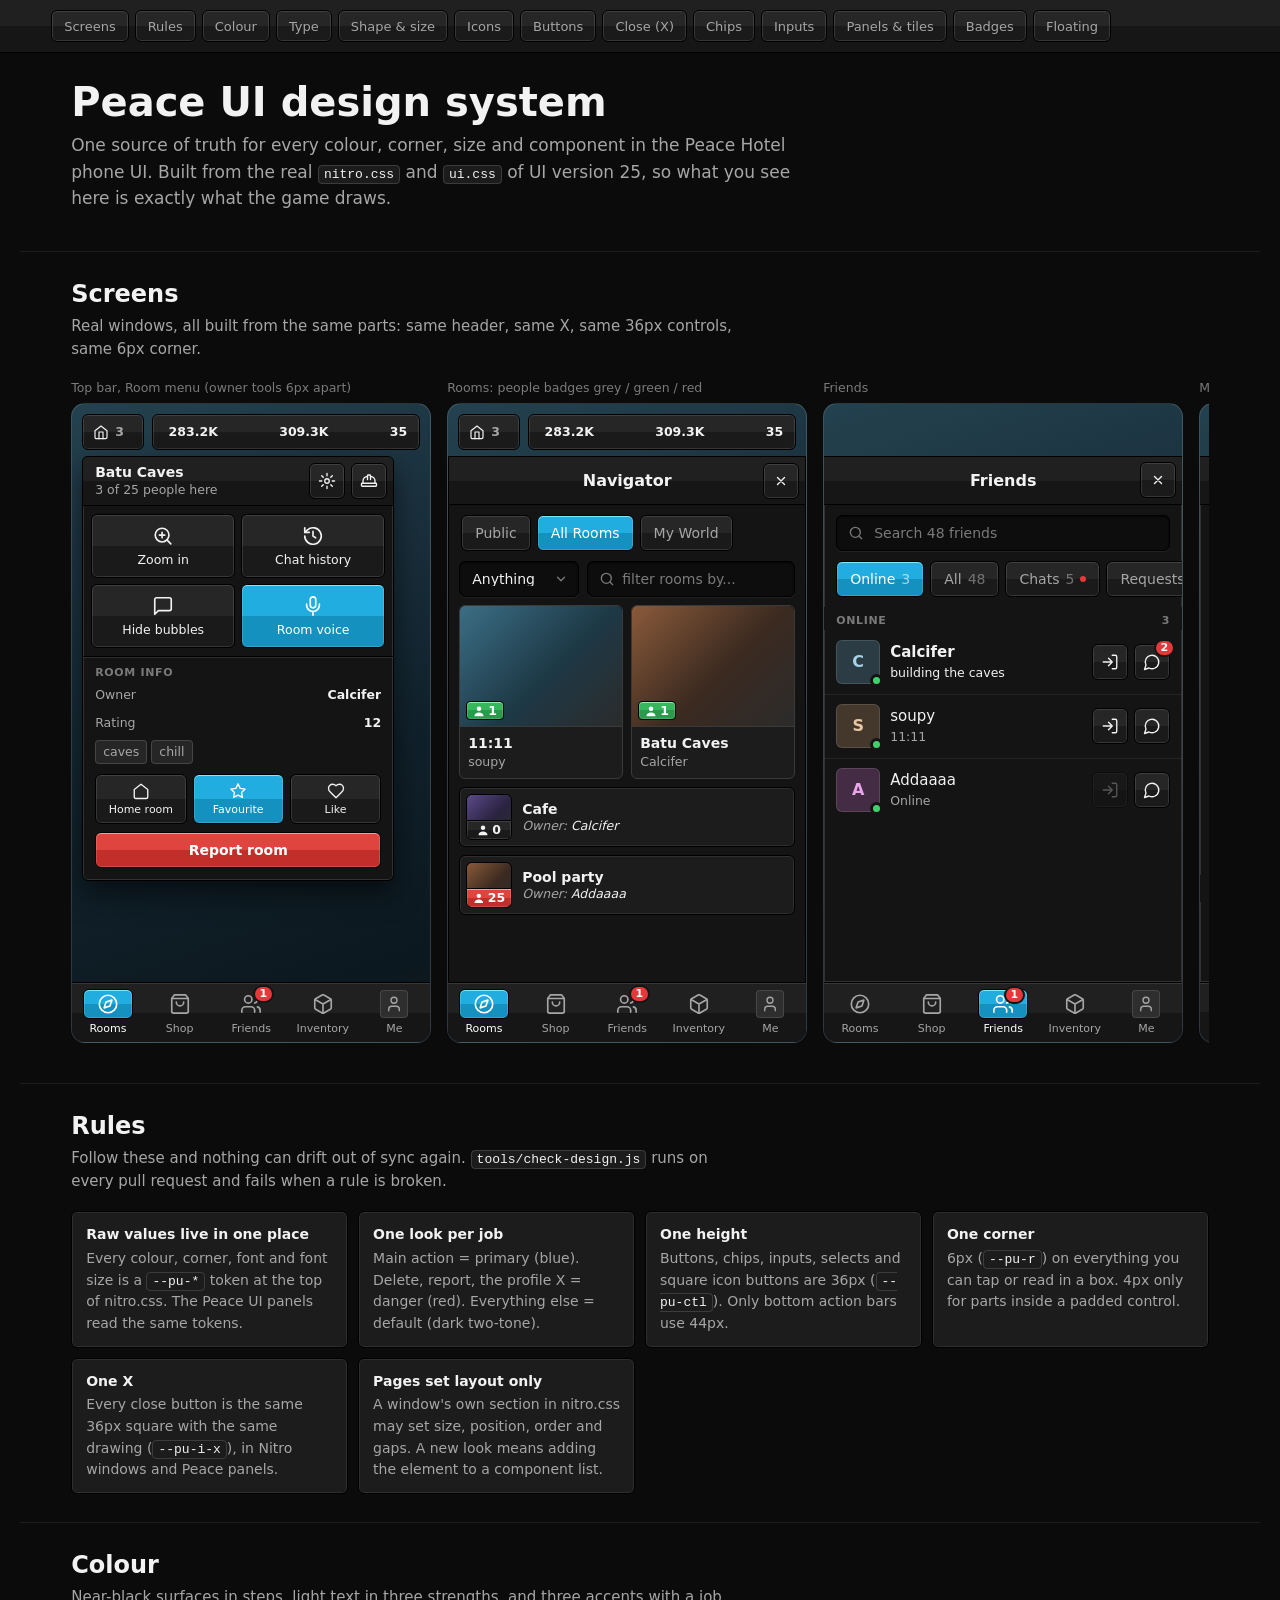
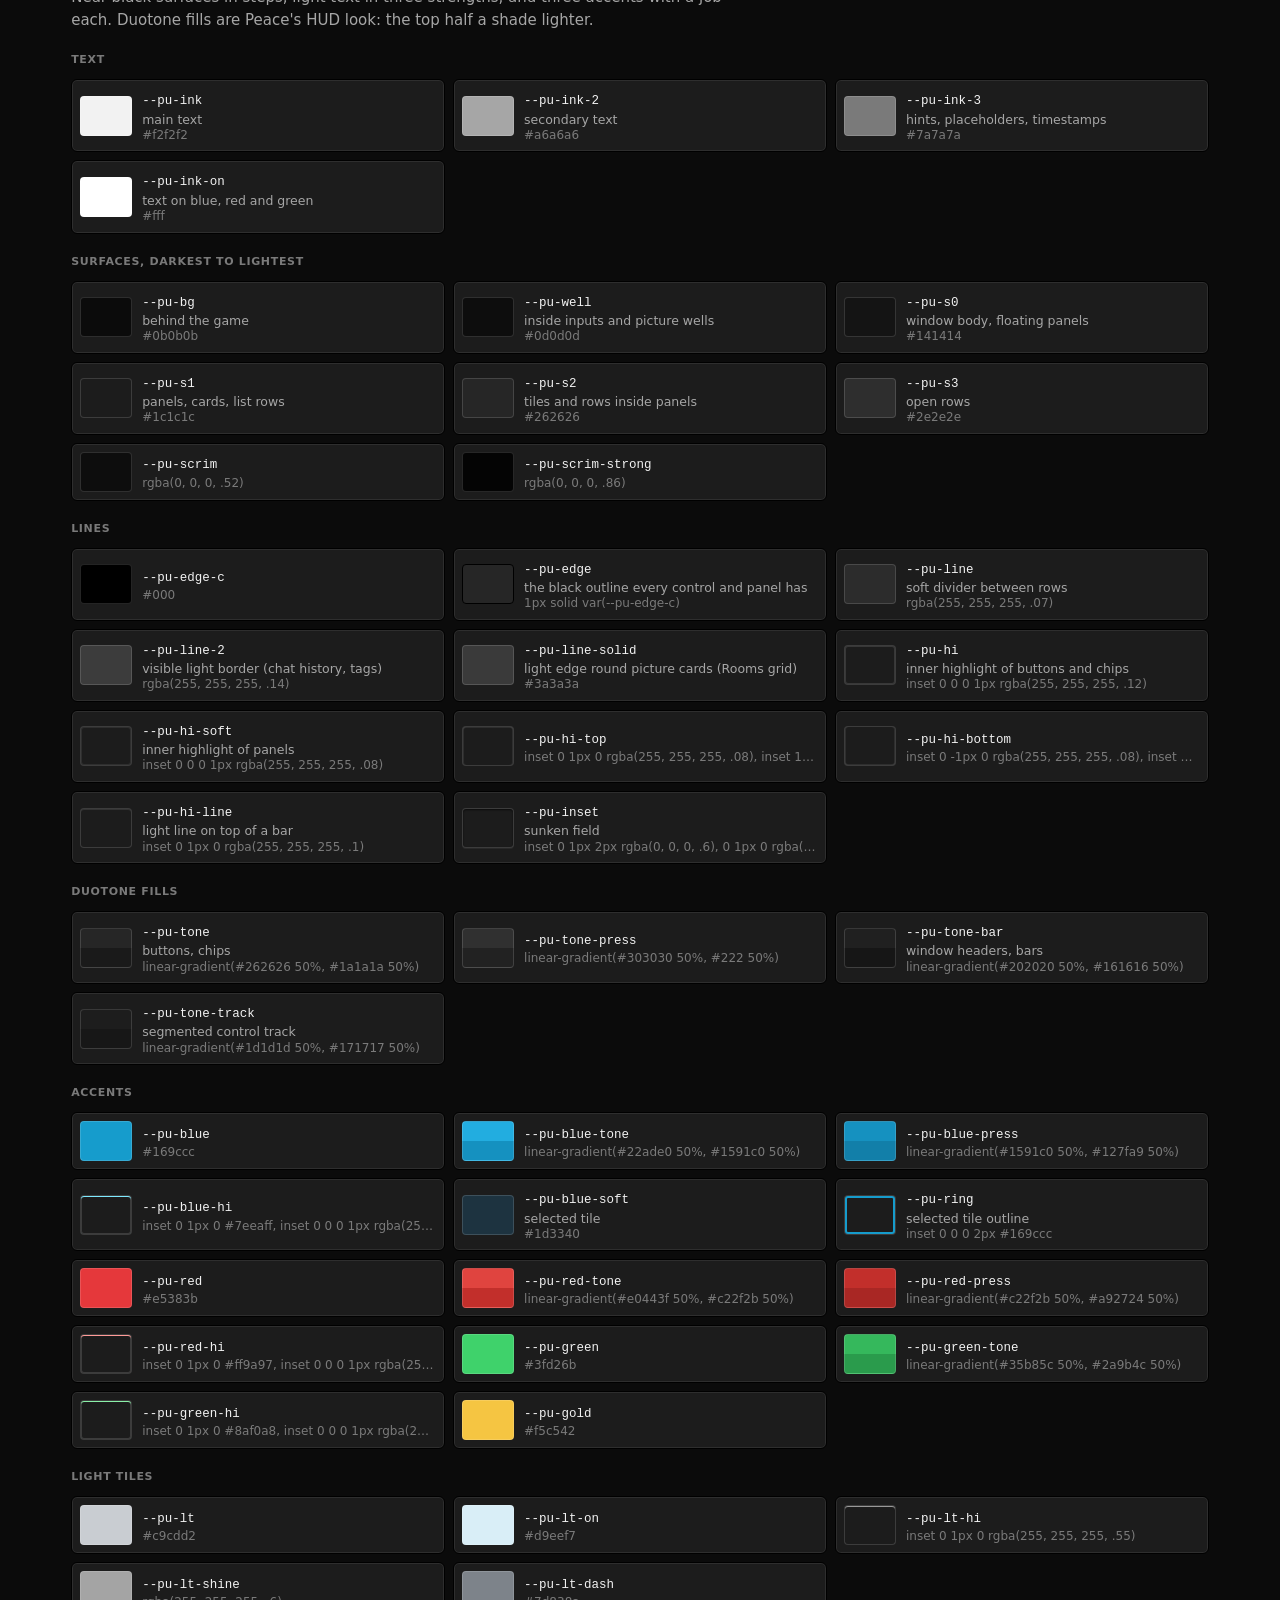
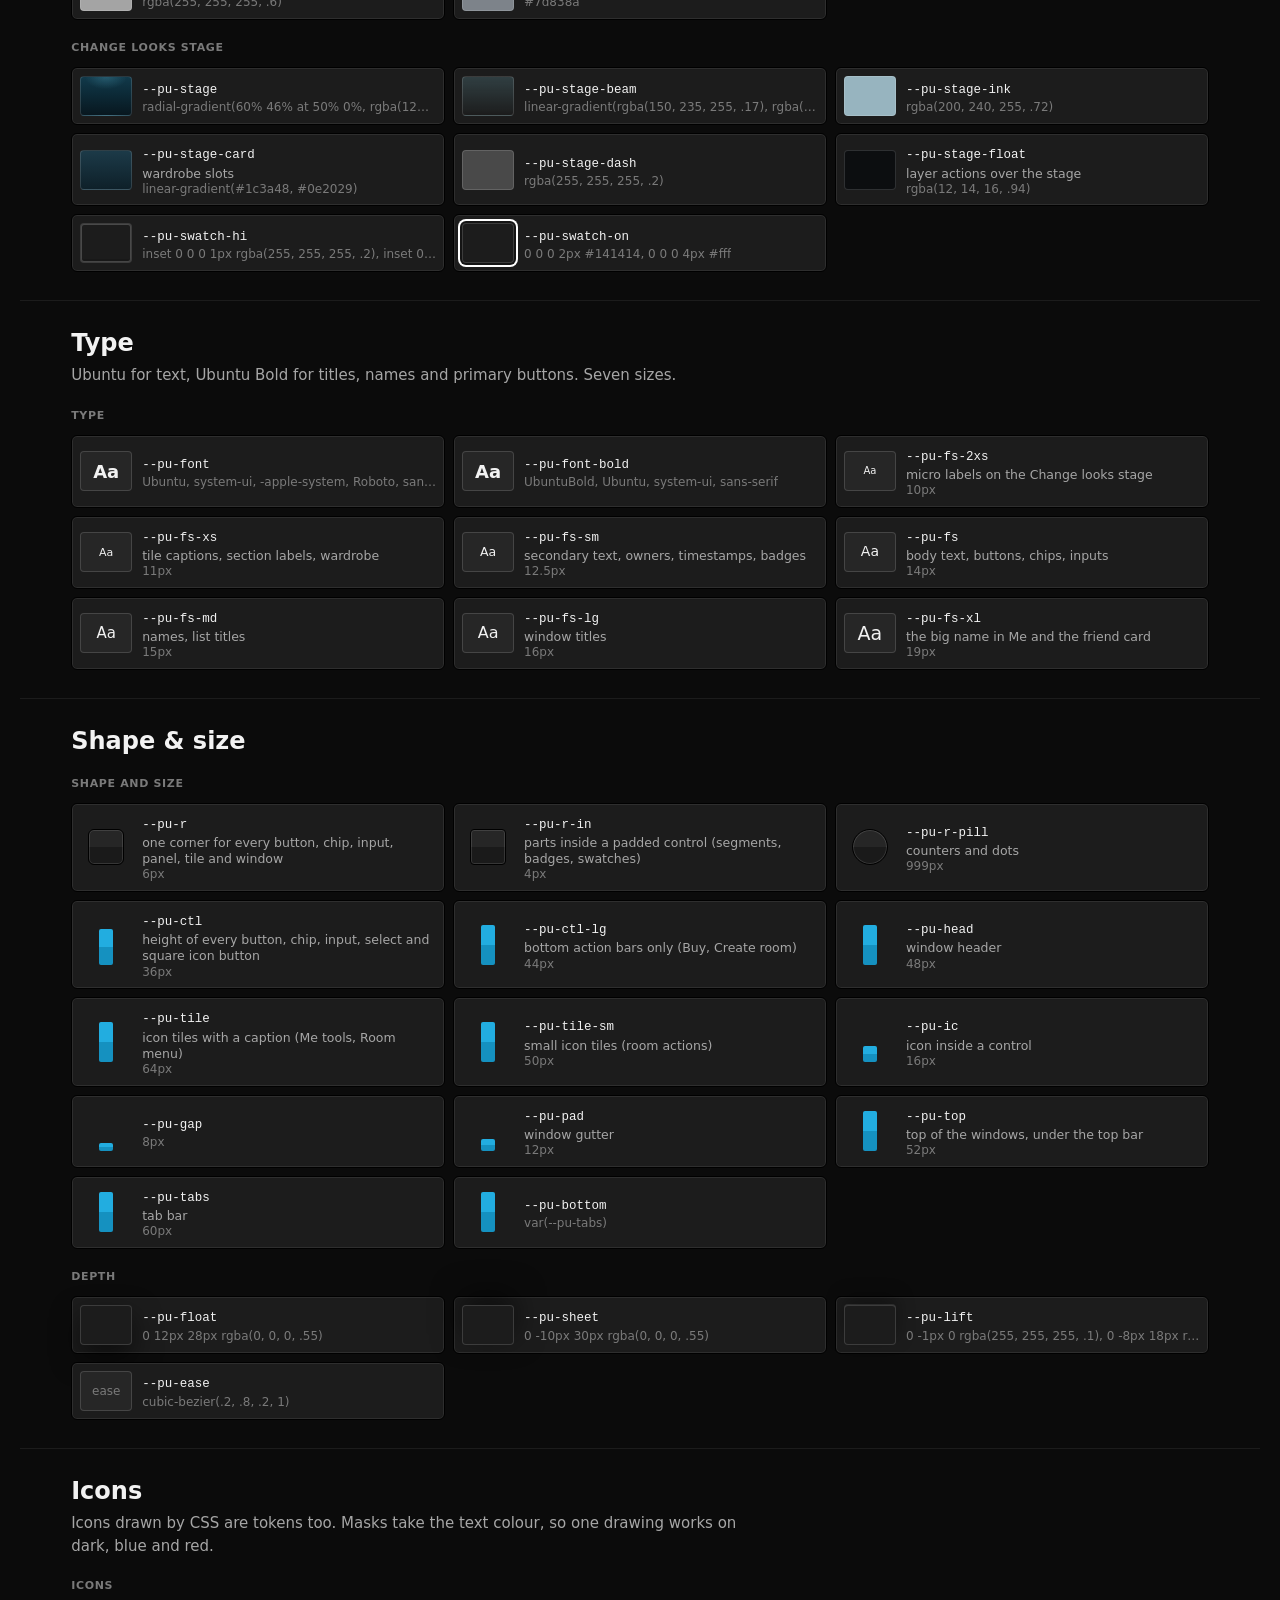
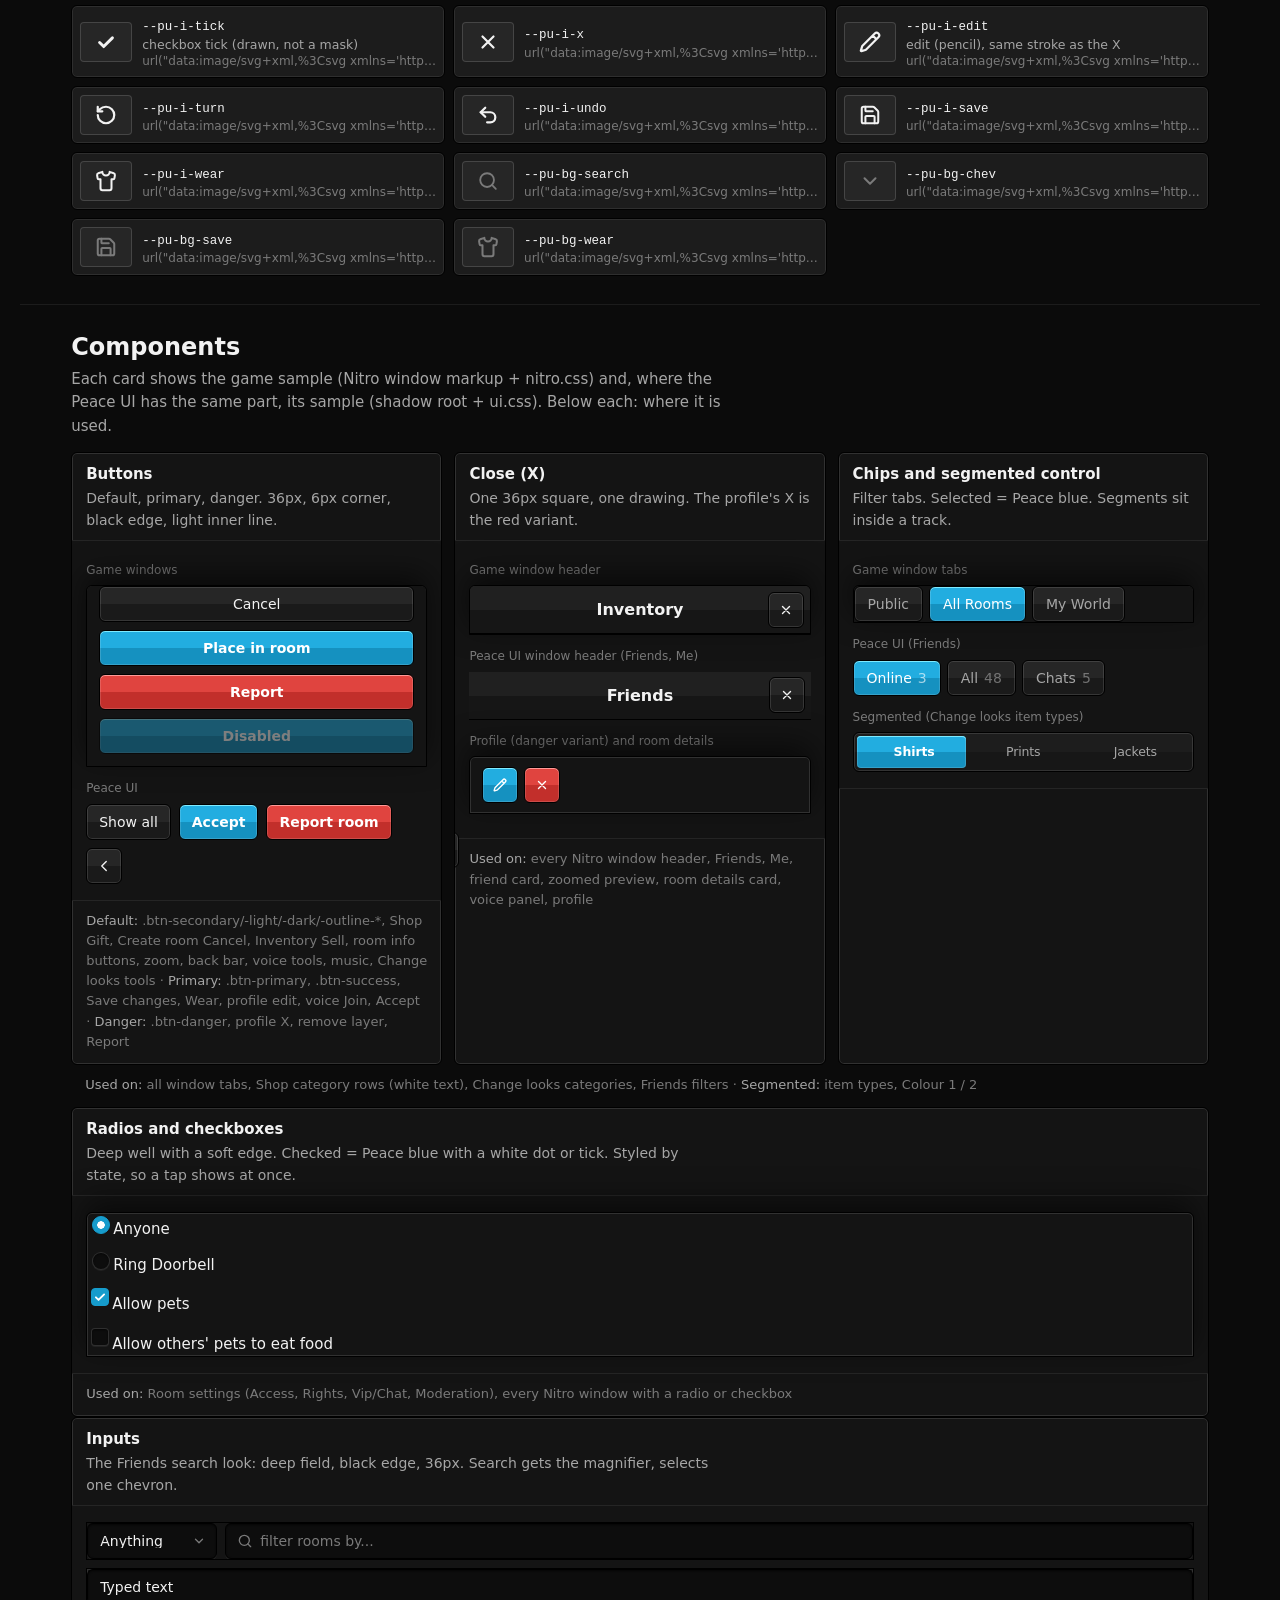
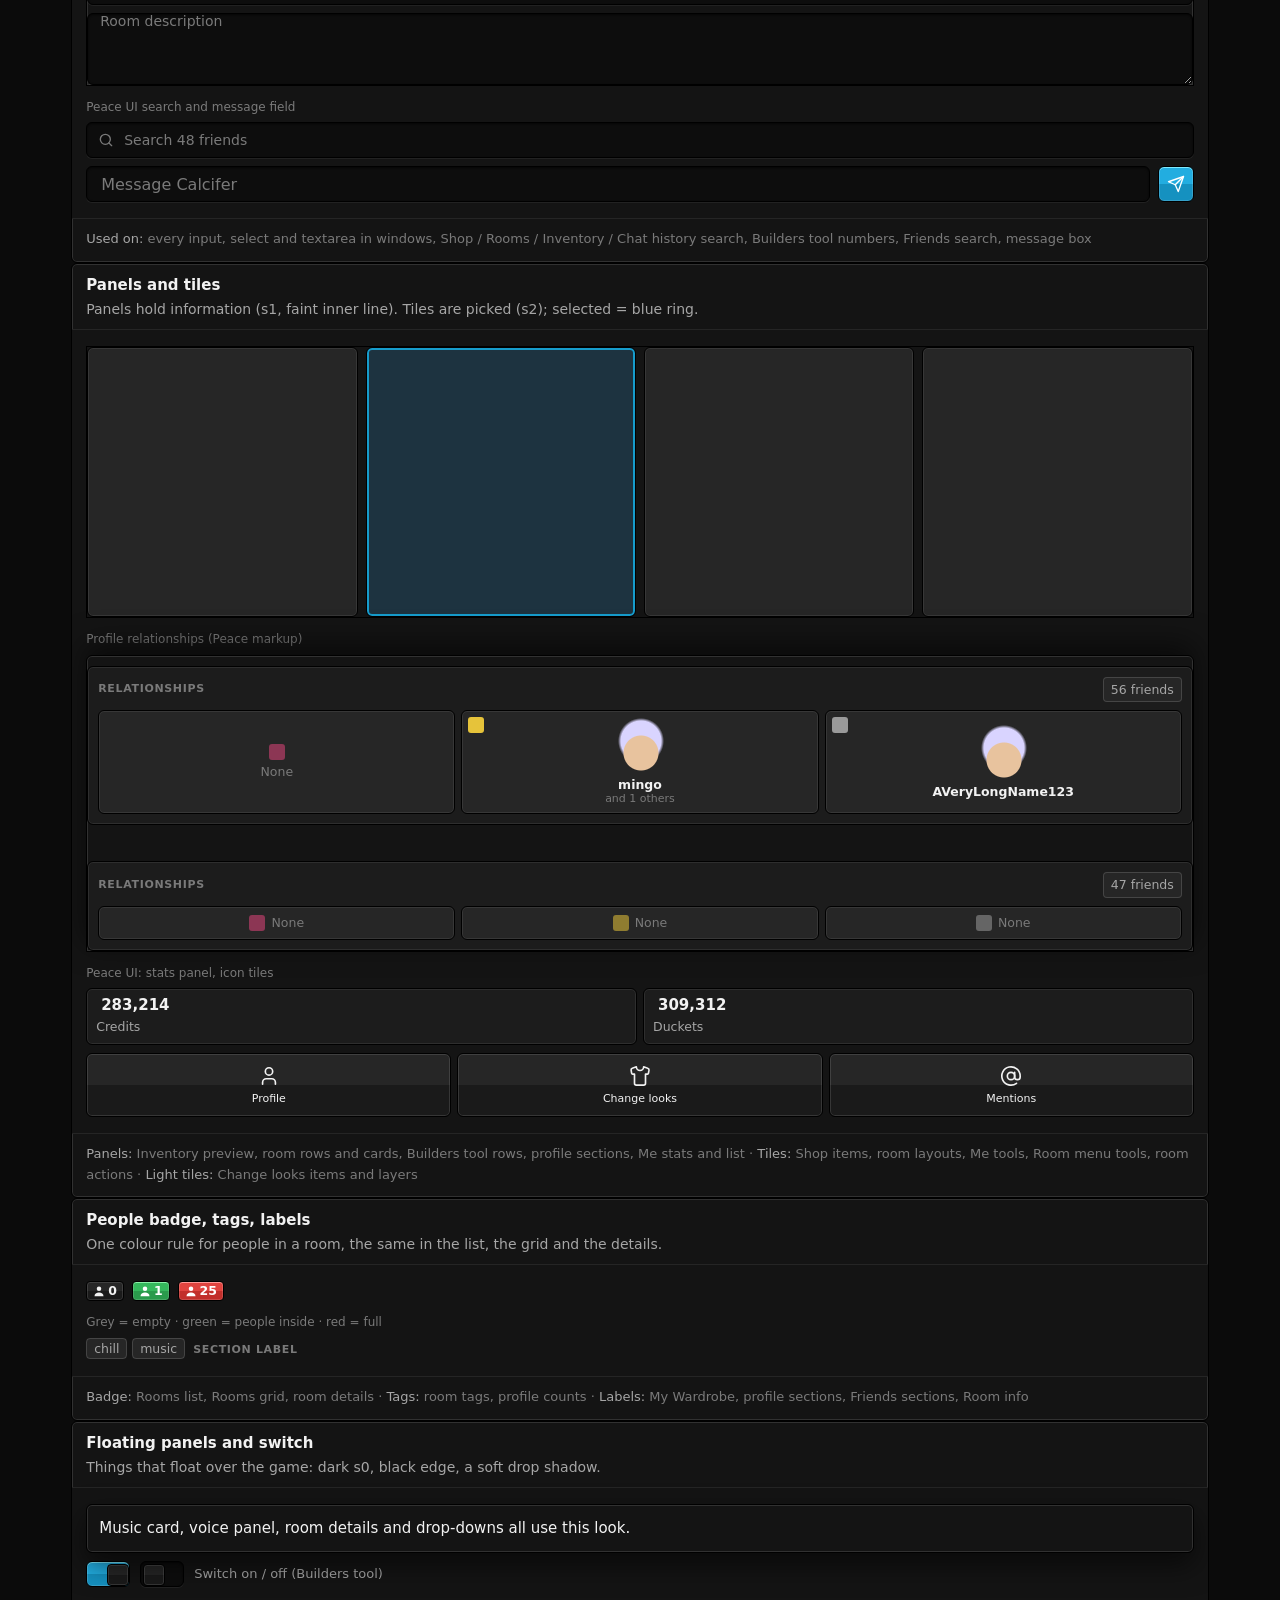
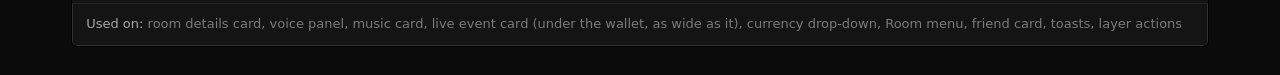
<file: storybook/index.html>
<!DOCTYPE html>
<html lang="en" class="pu-on pu-dark">
<head>
<meta charset="utf-8">
<meta name="viewport" content="width=device-width, initial-scale=1">
<title>Peace UI design system</title>
<!-- The real game stylesheet (nitro.css): every sample below uses it, so this page can't drift from the game. -->
<style id="nitro">/*
 * Peace UI: added to the Nitro game document (not the Peace UI shadow root).
 * Every rule is gated on html.pu-on, which frame.js sets only after the Peace UI has mounted,
 * so if the script fails the original Nitro HUD stays visible.
 *
 * DESIGN SYSTEM. storybook/index.html in this repo shows every token and component, rendered with this file.
 *   1. TOKENS      Every colour, size, corner, font, shadow and icon. The only place with raw values.
 *                  ui.css (the Peace UI shadow root) uses the same tokens: custom properties inherit into it.
 *   2. SHELL       Nitro's own HUD hidden, the game area above the tab bar, windows as sheets, the dark pass.
 *   3. COMPONENTS  Each look is defined once, as a list of every element that has it: window, close (X),
 *                  buttons (default / primary / danger), chips, segmented control, inputs, panels, tiles,
 *                  pictures, floating panels, badges, tags, labels, text colours, switch.
 *   4. PAGES       Layout only (size, position, order, gaps, padding) per window. No colours, corners,
 *                  borders, shadows or fonts: for a new look, add the element to a component list above.
 *   5. MOTION
 * tools/check-design.js (run on every pull request) fails if a raw colour, corner or font shows up
 * outside TOKENS, in this file or in ui.css.
 */

/* ================================================================ 1. TOKENS */
/* @tokens-start */
html.pu-on {
  /* Type */
  --pu-font: Ubuntu, system-ui, -apple-system, Roboto, sans-serif;
  --pu-font-bold: UbuntuBold, Ubuntu, system-ui, sans-serif;
  --pu-fs-2xs: 10px;   /* micro labels on the Change looks stage */
  --pu-fs-xs: 11px;    /* tile captions, section labels, wardrobe */
  --pu-fs-sm: 12.5px;  /* secondary text, owners, timestamps, badges */
  --pu-fs: 14px;       /* body text, buttons, chips, inputs */
  --pu-fs-md: 15px;    /* names, list titles */
  --pu-fs-lg: 16px;    /* window titles */
  --pu-fs-xl: 19px;    /* the big name in Me and the friend card */

  /* Text */
  --pu-ink: #f2f2f2;   /* main text */
  --pu-ink-2: #a6a6a6; /* secondary text */
  --pu-ink-3: #7a7a7a; /* hints, placeholders, timestamps */
  --pu-ink-on: #fff;   /* text on blue, red and green */

  /* Surfaces, darkest to lightest */
  --pu-bg: #0b0b0b;    /* behind the game */
  --pu-well: #0d0d0d;  /* inside inputs and picture wells */
  --pu-s0: #141414;    /* window body, floating panels */
  --pu-s1: #1c1c1c;    /* panels, cards, list rows */
  --pu-s2: #262626;    /* tiles and rows inside panels */
  --pu-s3: #2e2e2e;    /* open rows */
  --pu-scrim: rgba(0, 0, 0, .52);
  --pu-scrim-strong: rgba(0, 0, 0, .86);

  /* Lines */
  --pu-edge-c: #000;
  --pu-edge: 1px solid var(--pu-edge-c);               /* the black outline every control and panel has */
  --pu-line: rgba(255, 255, 255, .07);                 /* soft divider between rows */
  --pu-line-2: rgba(255, 255, 255, .14);               /* visible light border (chat history, tags) */
  --pu-line-solid: #3a3a3a;                            /* light edge round picture cards (Rooms grid) */
  --pu-hi: inset 0 0 0 1px rgba(255, 255, 255, .12);   /* inner highlight of buttons and chips */
  --pu-hi-soft: inset 0 0 0 1px rgba(255, 255, 255, .08); /* inner highlight of panels */
  --pu-hi-top: inset 0 1px 0 rgba(255, 255, 255, .08), inset 1px 0 0 rgba(255, 255, 255, .08), inset -1px 0 0 rgba(255, 255, 255, .08);
  --pu-hi-bottom: inset 0 -1px 0 rgba(255, 255, 255, .08), inset 1px 0 0 rgba(255, 255, 255, .08), inset -1px 0 0 rgba(255, 255, 255, .08);
  --pu-hi-line: inset 0 1px 0 rgba(255, 255, 255, .1); /* light line on top of a bar */
  --pu-inset: inset 0 1px 2px rgba(0, 0, 0, .6), 0 1px 0 rgba(255, 255, 255, .06); /* sunken field */

  /* Duotone fills: Peace's HUD look, top half a shade lighter */
  --pu-tone: linear-gradient(#262626 50%, #1a1a1a 50%);       /* buttons, chips */
  --pu-tone-press: linear-gradient(#303030 50%, #222 50%);
  --pu-tone-bar: linear-gradient(#202020 50%, #161616 50%);   /* window headers, bars */
  --pu-tone-track: linear-gradient(#1d1d1d 50%, #171717 50%); /* segmented control track */

  /* Accents: Peace blue = main action / selected, red = close-danger / delete, green = people / online */
  --pu-blue: #169ccc;
  --pu-blue-tone: linear-gradient(#22ade0 50%, #1591c0 50%);
  --pu-blue-press: linear-gradient(#1591c0 50%, #127fa9 50%);
  --pu-blue-hi: inset 0 1px 0 #7eeaff, inset 0 0 0 1px rgba(255, 255, 255, .14);
  --pu-blue-soft: #1d3340;                                     /* selected tile */
  --pu-ring: inset 0 0 0 2px #169ccc;                          /* selected tile outline */
  --pu-red: #e5383b;
  --pu-red-tone: linear-gradient(#e0443f 50%, #c22f2b 50%);
  --pu-red-press: linear-gradient(#c22f2b 50%, #a92724 50%);
  --pu-red-hi: inset 0 1px 0 #ff9a97, inset 0 0 0 1px rgba(255, 255, 255, .14);
  --pu-green: #3fd26b;
  --pu-green-tone: linear-gradient(#35b85c 50%, #2a9b4c 50%);
  --pu-green-hi: inset 0 1px 0 #8af0a8, inset 0 0 0 1px rgba(255, 255, 255, .14);
  --pu-gold: #f5c542;

  /* Light tiles: avatar items and layers read better on a light tile */
  --pu-lt: #c9cdd2;
  --pu-lt-on: #d9eef7;
  --pu-lt-hi: inset 0 1px 0 rgba(255, 255, 255, .55);
  --pu-lt-shine: rgba(255, 255, 255, .6);
  --pu-lt-dash: #7d838a;
  /* Change looks stage: Peace's teal spotlight */
  --pu-stage: radial-gradient(60% 46% at 50% 0%, rgba(120, 225, 255, .2), transparent 70%), linear-gradient(#11394a, #0c2a37 45%, #08171f);
  --pu-stage-beam: linear-gradient(rgba(150, 235, 255, .17), rgba(150, 235, 255, .03) 85%, transparent);
  --pu-stage-ink: rgba(200, 240, 255, .72);
  --pu-stage-card: linear-gradient(#1c3a48, #0e2029);          /* wardrobe slots */
  --pu-stage-dash: rgba(255, 255, 255, .2);
  --pu-stage-float: rgba(12, 14, 16, .94);                     /* layer actions over the stage */
  --pu-swatch-hi: inset 0 0 0 1px rgba(255, 255, 255, .2), inset 0 -3px 0 rgba(0, 0, 0, .14);
  --pu-swatch-on: 0 0 0 2px #141414, 0 0 0 4px #fff;

  /* Shape and size */
  --pu-r: 6px;         /* one corner for every button, chip, input, panel, tile and window */
  --pu-r-in: 4px;      /* parts inside a padded control (segments, badges, swatches) */
  --pu-r-pill: 999px;  /* counters and dots */
  --pu-ctl: 36px;      /* height of every button, chip, input, select and square icon button */
  --pu-ctl-lg: 44px;   /* bottom action bars only (Buy, Create room) */
  --pu-head: 48px;     /* window header */
  --pu-tile: 64px;     /* icon tiles with a caption (Me tools, Room menu) */
  --pu-tile-sm: 50px;  /* small icon tiles (room actions) */
  --pu-ic: 16px;       /* icon inside a control */
  --pu-gap: 8px;
  --pu-pad: 12px;      /* window gutter */
  --pu-top: 52px;      /* top of the windows, under the top bar */
  --pu-tabs: 60px;     /* tab bar */
  --pu-bottom: var(--pu-tabs);

  /* Depth */
  --pu-float: 0 12px 28px rgba(0, 0, 0, .55);
  --pu-sheet: 0 -10px 30px rgba(0, 0, 0, .55);
  --pu-lift: 0 -1px 0 rgba(255, 255, 255, .1), 0 -8px 18px rgba(0, 0, 0, .35);
  --pu-ease: cubic-bezier(.2, .8, .2, 1);

  /* Icons. Masks (drawn in currentColor): close, turn, undo, save, wear. Backgrounds (drawn in --pu-ink-3): search, chevron, hints. */
  --pu-i-tick: url("data:image/svg+xml,%3Csvg xmlns='http://www.w3.org/2000/svg' viewBox='0 0 24 24' fill='none' stroke='%23fff' stroke-width='3.2' stroke-linecap='round' stroke-linejoin='round'%3E%3Cpath d='M5 12.5l4.5 4.5L19 7.5'/%3E%3C/svg%3E"); /* checkbox tick (drawn, not a mask) */
  --pu-i-x: url("data:image/svg+xml,%3Csvg xmlns='http://www.w3.org/2000/svg' viewBox='0 0 24 24' fill='none' stroke='%23000' stroke-width='2.4' stroke-linecap='round'%3E%3Cpath d='M18 6 6 18M6 6l12 12'/%3E%3C/svg%3E");
  --pu-i-edit: url("data:image/svg+xml,%3Csvg xmlns='http://www.w3.org/2000/svg' viewBox='0 0 24 24' fill='none' stroke='%23000' stroke-width='2.4' stroke-linecap='round' stroke-linejoin='round'%3E%3Cpath d='M21.17 6.81a2.82 2.82 0 0 0-3.99-3.99L3.84 16.17a2 2 0 0 0-.5.83l-1.32 4.35a.5.5 0 0 0 .62.62l4.35-1.32a2 2 0 0 0 .83-.5zM15 5l4 4'/%3E%3C/svg%3E"); /* edit (pencil), same stroke as the X */
  --pu-i-turn: url("data:image/svg+xml,%3Csvg xmlns='http://www.w3.org/2000/svg' viewBox='0 0 24 24' fill='none' stroke='%23000' stroke-width='2.4' stroke-linecap='round' stroke-linejoin='round'%3E%3Cpath d='M3 12a9 9 0 1 0 9-9 9.75 9.75 0 0 0-6.74 2.74L3 8'/%3E%3Cpath d='M3 3v5h5'/%3E%3C/svg%3E");
  --pu-i-undo: url("data:image/svg+xml,%3Csvg xmlns='http://www.w3.org/2000/svg' viewBox='0 0 24 24' fill='none' stroke='%23000' stroke-width='2.4' stroke-linecap='round' stroke-linejoin='round'%3E%3Cpath d='M9 14 4 9l5-5'/%3E%3Cpath d='M4 9h10.5a5.5 5.5 0 0 1 0 11H11'/%3E%3C/svg%3E");
  --pu-i-save: url("data:image/svg+xml,%3Csvg xmlns='http://www.w3.org/2000/svg' viewBox='0 0 24 24' fill='none' stroke='%23000' stroke-width='2.2' stroke-linecap='round' stroke-linejoin='round'%3E%3Cpath d='M15.2 3a2 2 0 0 1 1.4.6l3.8 3.8a2 2 0 0 1 .6 1.4V19a2 2 0 0 1-2 2H5a2 2 0 0 1-2-2V5a2 2 0 0 1 2-2z'/%3E%3Cpath d='M17 21v-7a1 1 0 0 0-1-1H8a1 1 0 0 0-1 1v7'/%3E%3Cpath d='M7 3v4a1 1 0 0 0 1 1h7'/%3E%3C/svg%3E");
  --pu-i-wear: url("data:image/svg+xml,%3Csvg xmlns='http://www.w3.org/2000/svg' viewBox='0 0 24 24' fill='none' stroke='%23000' stroke-width='2.2' stroke-linecap='round' stroke-linejoin='round'%3E%3Cpath d='M20.38 3.46 16 2a4 4 0 0 1-8 0L3.62 3.46a2 2 0 0 0-1.34 2.23l.58 3.47a1 1 0 0 0 .99.84H6v10c0 1.1.9 2 2 2h8a2 2 0 0 0 2-2V10h2.15a1 1 0 0 0 .99-.84l.58-3.47a2 2 0 0 0-1.34-2.23z'/%3E%3C/svg%3E");
  --pu-bg-search: url("data:image/svg+xml,%3Csvg xmlns='http://www.w3.org/2000/svg' viewBox='0 0 24 24' fill='none' stroke='%237a7a7a' stroke-width='2' stroke-linecap='round'%3E%3Ccircle cx='11' cy='11' r='7.5'/%3E%3Cpath d='m20.5 20.5-4.2-4.2'/%3E%3C/svg%3E");
  --pu-bg-chev: url("data:image/svg+xml,%3Csvg xmlns='http://www.w3.org/2000/svg' viewBox='0 0 24 24' fill='none' stroke='%237a7a7a' stroke-width='2.2' stroke-linecap='round' stroke-linejoin='round'%3E%3Cpath d='m6 9 6 6 6-6'/%3E%3C/svg%3E");
  --pu-bg-save: url("data:image/svg+xml,%3Csvg xmlns='http://www.w3.org/2000/svg' viewBox='0 0 24 24' fill='none' stroke='%237a7a7a' stroke-width='2.2' stroke-linecap='round' stroke-linejoin='round'%3E%3Cpath d='M15.2 3a2 2 0 0 1 1.4.6l3.8 3.8a2 2 0 0 1 .6 1.4V19a2 2 0 0 1-2 2H5a2 2 0 0 1-2-2V5a2 2 0 0 1 2-2z'/%3E%3Cpath d='M17 21v-7a1 1 0 0 0-1-1H8a1 1 0 0 0-1 1v7'/%3E%3Cpath d='M7 3v4a1 1 0 0 0 1 1h7'/%3E%3C/svg%3E");
  --pu-bg-wear: url("data:image/svg+xml,%3Csvg xmlns='http://www.w3.org/2000/svg' viewBox='0 0 24 24' fill='none' stroke='%237a7a7a' stroke-width='2.2' stroke-linecap='round' stroke-linejoin='round'%3E%3Cpath d='M20.38 3.46 16 2a4 4 0 0 1-8 0L3.62 3.46a2 2 0 0 0-1.34 2.23l.58 3.47a1 1 0 0 0 .99.84H6v10c0 1.1.9 2 2 2h8a2 2 0 0 0 2-2V10h2.15a1 1 0 0 0 .99-.84l.58-3.47a2 2 0 0 0-1.34-2.23z'/%3E%3C/svg%3E");
}
html.pu-looks { --pu-bottom: 0px; }
/* @tokens-end */


/* ================================================================ 2. SHELL */
/* Keep all of Nitro (room, windows, chat input) above the Peace tab bar.
   The transform makes Nitro's position:fixed children use #root as their box. */
html.pu-on #root {
  position: fixed !important; top: 0 !important; left: 0 !important; right: 0 !important; bottom: var(--pu-bottom) !important;
  width: auto !important; height: auto !important; overflow: hidden !important; transform: translateZ(0);
}
html.pu-on body { background: var(--pu-bg) !important; }

/* Nitro's own navigation, replaced by the Peace tab bar, Friends and Me.
   Hidden elements can still be clicked from script, which is how the tabs open Nitro windows. */
html.pu-on .nitro-hud-tabbar,
html.pu-on .nitro-hud-tabs-toggle,
html.pu-on .toolbar-navigation-list,
html.pu-on .toolbar-collapse-toggle,
html.pu-on .nitro-toolbar-me,
html.pu-on .hud-more-friends,
html.pu-on .toolbar-friend-bar-container,
html.pu-on .nitro-purse-container { display: none !important; }

/* Peace's More sheet stays in the page (hidden, no height) so its room tools and voice panel can render. */
html.pu-on .nitro-hud-more-sheet {
  display: block !important; visibility: hidden !important; height: 0 !important; min-height: 0 !important; max-height: 0 !important;
  padding: 0 !important; margin: 0 !important; border: 0 !important; overflow: visible !important;
  transform: none !important; animation: none !important; pointer-events: none !important;
}
html.pu-on .nitro-hud-more-sheet > :not(#hud-more-voice):not(#hud-more-room) { display: none !important; }

/* Every Nitro window is a full-width sheet at the bottom of the game area, so none is wider than the screen. */
html.pu-on .draggable-window { left: 0 !important; right: 0 !important; top: auto !important; bottom: 0 !important; transform: none !important; width: 100% !important; }
html.pu-on .draggable-window > .nitro-card {
  width: 100% !important; min-width: 0 !important; max-width: none !important; max-height: calc(100vh - var(--pu-bottom) - 60px) !important; overflow: hidden !important;
}
/* No dead space at the bottom (Nitro caps the content at 80% of the card) */
html.pu-on .draggable-window > .nitro-card > .content-area { max-height: none !important; min-height: 0 !important; }
/* Big windows take the whole game area under the top bar */
html.pu-on .draggable-window:has(> .nitro-catalog),
html.pu-on .draggable-window:has(> .nitro-inventory:not(.trading)),
html.pu-on .draggable-window:has(> .nitro-navigator),
html.pu-on .draggable-window:has(> .nitro-rarevalues-window),
html.pu-on .draggable-window:has(> .nitro-room-creator) { top: var(--pu-top) !important; }
html.pu-on .draggable-window > :is(.nitro-catalog, .nitro-inventory:not(.trading), .nitro-navigator, .nitro-rarevalues-window, .nitro-room-creator) {
  height: 100% !important; max-height: none !important;
}
html.pu-on :is(.nitro-catalog, .nitro-inventory, .nitro-navigator, .nitro-room-creator) .content-area { flex: 1 1 auto !important; min-height: 0 !important; height: auto !important; }
/* Change looks covers the top bar and the tab bar too (frame.js sets html.pu-looks and hides the Peace UI bars) */
html.pu-on .draggable-window:has(> .nitro-avatar-editor) { top: 0 !important; bottom: 0 !important; height: auto !important; }
html.pu-on .draggable-window > .nitro-avatar-editor { height: 100% !important; min-height: 0 !important; max-height: none !important; }
html.pu-looks #hud-more-voice:not(:empty) { visibility: hidden !important; pointer-events: none !important; }
/* Room menu reads Nitro's Room info window; it stays open but hidden while the menu is open */
html.pu-rihide .draggable-window:has(> .nitro-room-info) { visibility: hidden !important; pointer-events: none !important; }
/* Scrolling lists built on Bootstrap's .grid: the first row was 1fr and stretched. */
html.pu-on .nitro-card .overflow-auto.grid { grid-template-rows: none !important; align-content: start !important; }

/* Dark pass: frame.js marks elements by their computed colour (Nitro's windows are drawn for a light theme).
   Near-black text turns light, light neutral backgrounds become dark surfaces, pastels keep a faint tint. */
html.pu-dark [data-pu-ink="1"] { color: var(--pu-ink) !important; }
html.pu-dark [data-pu-ink="2"] { color: var(--pu-ink-2) !important; }
html.pu-dark [data-pu-ink="tint"] { color: var(--pu-tink) !important; }
/* Only the colour changes when the element has its own picture: virtual lists (Change looks items) mark a tile
   before Nitro gives it its image, and the background shorthand would hide that image. */
html.pu-dark [data-pu-bg="1"]:not([style*="background-image"]) { background: var(--pu-s1) !important; box-shadow: none !important; }
html.pu-dark [data-pu-bg="2"]:not([style*="background-image"]) { background: var(--pu-s2) !important; box-shadow: none !important; }
html.pu-dark [data-pu-bg="tint"]:not([style*="background-image"]) { background: color-mix(in srgb, var(--pu-tint) 14%, var(--pu-s1)) !important; box-shadow: none !important; }
html.pu-dark [data-pu-bg="1"][style*="background-image"] { background-color: var(--pu-s1) !important; box-shadow: none !important; }
html.pu-dark [data-pu-bg="2"][style*="background-image"] { background-color: var(--pu-s2) !important; box-shadow: none !important; }
html.pu-dark [data-pu-bg="tint"][style*="background-image"] { background-color: color-mix(in srgb, var(--pu-tint) 14%, var(--pu-s1)) !important; box-shadow: none !important; }
html.pu-dark [data-pu-bd="1"] { border-color: var(--pu-line) !important; }

/* Scroll edge fade: registered here (document) so the Peace UI shadow root can use them too.
   Lists fade at the top/bottom edge only while there is more to scroll that way. */
@property --pu-ft { syntax: '<length>'; inherits: false; initial-value: 0px; }
@property --pu-fb { syntax: '<length>'; inherits: false; initial-value: 0px; }
@keyframes pu-edge { 0% { --pu-ft: 0px; --pu-fb: 22px; } 6% { --pu-ft: 22px; --pu-fb: 22px; } 94% { --pu-ft: 22px; --pu-fb: 22px; } 100% { --pu-ft: 22px; --pu-fb: 0px; } }
html.pu-on .draggable-window > .nitro-card:not(.nitro-avatar-editor) .overflow-auto,
html.pu-on .nitro-inventory .g-col-7 > div,
html.pu-on .nitro-room-creator .content-area {
  -webkit-mask-image: linear-gradient(to bottom, transparent 0, black var(--pu-ft), black calc(100% - var(--pu-fb)), transparent 100%);
  mask-image: linear-gradient(to bottom, transparent 0, black var(--pu-ft), black calc(100% - var(--pu-fb)), transparent 100%);
  animation: pu-edge linear both; animation-timeline: scroll(self);
}


/* ================================================================ 3. COMPONENTS */

/* ---- Window: card, header, title ---- */
html.pu-on .draggable-window > .nitro-card {
  background: var(--pu-s0) !important; border: var(--pu-edge) !important; border-radius: var(--pu-r) var(--pu-r) 0 0 !important; box-shadow: var(--pu-hi), var(--pu-sheet) !important;
}
html.pu-on .draggable-window > :is(.nitro-catalog, .nitro-inventory:not(.trading), .nitro-navigator, .nitro-rarevalues-window, .nitro-room-creator, .nitro-avatar-editor) {
  border-radius: 0 !important; box-shadow: var(--pu-hi) !important;
}
html.pu-on .draggable-window > .nitro-avatar-editor { border: 0 !important; box-shadow: none !important; }
html.pu-on .draggable-window .nitro-card-header {
  min-height: var(--pu-head) !important; padding: 0 !important;
  background: var(--pu-tone-bar) !important; border: 0 !important; border-bottom: var(--pu-edge) !important; box-shadow: none !important;
}
html.pu-on .draggable-window .nitro-card-header-text { color: var(--pu-ink) !important; font: 700 var(--pu-fs-lg)/1.2 var(--pu-font-bold) !important; text-shadow: none !important; }
html.pu-on .draggable-window .nitro-card .content-area { background: var(--pu-s0) !important; color: var(--pu-ink) !important; }
html.pu-on .draggable-window .nitro-card-tabs { background: var(--pu-s0) !important; border: 0 !important; box-shadow: none !important; }

/* ---- Close (X): one size, one drawing, everywhere. The profile's is the red variant (danger). ---- */
html.pu-on .draggable-window .nitro-card-header-close,
html.pu-on .user-profile .profile-nav-close,
html.pu-on .user-profile .profile-nav-edit,
html.pu-on .popover .pu-x,
html.pu-on #hud-more-voice .voice-tools-toggle {
  width: var(--pu-ctl) !important; height: var(--pu-ctl) !important; min-width: var(--pu-ctl) !important; padding: 0 !important; margin: 0 !important;
  display: flex !important; align-items: center !important; justify-content: center !important; gap: 0 !important; cursor: pointer;
  background: var(--pu-tone) !important; border: var(--pu-edge) !important; border-radius: var(--pu-r) !important; box-shadow: var(--pu-hi) !important;
  color: var(--pu-ink) !important; font-size: 0 !important; line-height: 0 !important; text-shadow: none !important;
}
html.pu-on .draggable-window .nitro-card-header-close > *,
html.pu-on .user-profile .profile-nav-close > *,
html.pu-on .user-profile .profile-nav-edit > *,
html.pu-on .popover .pu-x > *,
html.pu-on #hud-more-voice .voice-tools-toggle > * { display: none !important; }
html.pu-on .draggable-window .nitro-card-header-close::before,
html.pu-on .user-profile .profile-nav-close::before,
html.pu-on .user-profile .profile-nav-edit::before,
html.pu-on .popover .pu-x::before,
html.pu-on #hud-more-voice .voice-tools-toggle::before {
  content: '' !important; display: block !important; position: static !important; flex: none !important; width: 14px !important; height: 14px !important; margin: 0 !important;
  border: 0 !important; background: currentColor !important; transform: none !important; opacity: 1 !important;
  -webkit-mask: var(--pu-i-x) center / contain no-repeat; mask: var(--pu-i-x) center / contain no-repeat;
}
html.pu-on .draggable-window .nitro-card-header-close::after,
html.pu-on .user-profile .profile-nav-close::after,
html.pu-on .user-profile .profile-nav-edit::after,
html.pu-on .popover .pu-x::after,
html.pu-on #hud-more-voice .voice-tools-toggle::after { content: none !important; display: none !important; }
html.pu-on .user-profile .profile-nav-edit::before { -webkit-mask-image: var(--pu-i-edit); mask-image: var(--pu-i-edit); }
/* The profile's X is a .btn with a "×" text: the button rule's font size would show it under the drawing. */
html.pu-on .draggable-window > .nitro-card.user-profile .profile-nav-actions .btn { font-size: 0 !important; gap: 0 !important; }
html.pu-on .draggable-window .nitro-card-header-close:active,
html.pu-on .popover .pu-x:active,
html.pu-on #hud-more-voice .voice-tools-toggle:active { background: var(--pu-tone-press) !important; }

/* ---- Buttons. Every button in a window is one height (--pu-ctl) and one of three looks:
        default (dark two-tone), primary (Peace blue), danger (red). ---- */
html.pu-on .draggable-window > .nitro-card:not(.nitro-avatar-editor) .btn {
  min-height: var(--pu-ctl); padding-top: 0; padding-bottom: 0; display: inline-flex; align-items: center; justify-content: center; gap: 6px;
  border-radius: var(--pu-r) !important; font-size: var(--pu-fs) !important; line-height: 1.2 !important; text-shadow: none !important;
}
/* every clickable box in a window gets the one corner */
html.pu-on .draggable-window > .nitro-card:not(.nitro-avatar-editor) :is(.form-control, .form-select, .nav-link, .layout-grid-item) { border-radius: var(--pu-r) !important; }
html.pu-on .draggable-window > .nitro-card:not(.nitro-avatar-editor) .btn.btn-sm { min-height: var(--pu-ctl); }
html.pu-on .draggable-window > .nitro-card:not(.nitro-avatar-editor) .btn svg { flex: none; }
/* default */
html.pu-on .draggable-window :is(.btn-secondary, .btn-light, .btn-dark, .btn-outline-secondary, .btn-outline-dark, .btn-outline-light),
html.pu-on .draggable-window .nitro-catalog .purchase-buttons .btn-primary,
html.pu-on .draggable-window .nitro-inventory .g-col-5 .btn + .btn-primary,
html.pu-on .draggable-window .nitro-room-creator .g-col-5 > .d-flex.gap-2:last-child .btn-danger,
html.pu-on .draggable-window .nitro-room-info .settings-room-infoss,
html.pu-on .draggable-window .nitro-room-info .btn-grpup .btn,
html.pu-on .draggable-window .nitro-avatar-editor .figure-preview-container .arrow-container .icon,
html.pu-on .draggable-window .nitro-avatar-editor .action-buttons .btn,
html.pu-on .draggable-window .nitro-avatar-editor .avatar-layer-panel .btn-layers,
html.pu-on .draggable-window .nitro-avatar-editor .saved-outfit-container .button-container > *,
html.pu-on .nitro-avatar-editor .pu-lkbar > button,
html.pu-on .nitro-catalog .pu-back,
html.pu-on .pu-zoom,
html.pu-on #hud-more-voice .voice-tool-button,
html.pu-on #hud-more-voice .voice-icon-button,
html.pu-on .nitro-phone-corner .phone-corner-btn,
html.pu-on .rv-pagebtn,
html.pu-on .chat-input-extras-close,
html.pu-on .chat-image-upload-btn:not(.send),
html.pu-on .nitro-event-alert .nea-btn.is-ghost,
html.pu-on .nitro-event-alerts-stack .nitro-event-alert-tab,
html.pu-on .user-profile .friend-btn {
  background: var(--pu-tone) !important; border: var(--pu-edge) !important; border-image: none !important; border-radius: var(--pu-r) !important; box-shadow: var(--pu-hi) !important;
  color: var(--pu-ink) !important; font-family: var(--pu-font) !important; font-weight: 400 !important; text-shadow: none !important;
}
html.pu-on .draggable-window :is(.btn-secondary, .btn-light, .btn-dark, .btn-outline-secondary, .btn-outline-dark, .btn-outline-light):active,
html.pu-on .draggable-window .nitro-catalog .purchase-buttons .btn-primary:active,
html.pu-on .draggable-window .nitro-inventory .g-col-5 .btn + .btn-primary:active,
html.pu-on .draggable-window .nitro-room-info .btn-grpup .btn:active,
html.pu-on .draggable-window .nitro-avatar-editor .figure-preview-container .arrow-container .icon:active,
html.pu-on .draggable-window .nitro-avatar-editor .action-buttons .btn:active,
html.pu-on .draggable-window .nitro-avatar-editor .avatar-layer-panel .btn-layers:active,
html.pu-on .draggable-window .nitro-avatar-editor .saved-outfit-container .button-container > :active,
html.pu-on .nitro-avatar-editor .pu-lkbar > button:active,
html.pu-on .nitro-catalog .pu-back:active,
html.pu-on .pu-zoom:active,
html.pu-on .chat-input-extras-close:active,
html.pu-on .chat-image-upload-btn:not(.send):active,
html.pu-on .nitro-event-alert .nea-btn.is-ghost:active,
html.pu-on .nitro-event-alerts-stack .nitro-event-alert-tab:active,
html.pu-on .rv-pagebtn:active { background: var(--pu-tone-press) !important; }
/* primary */
html.pu-on .draggable-window .btn-primary:not(.btn-danger),
html.pu-on .draggable-window .btn-success,
html.pu-on .draggable-window .nitro-room-info .btn-grpup .btn.is-active,
html.pu-on .draggable-window .nitro-avatar-editor .saved-outfit-container .button-container > button + button,
html.pu-on .user-profile .profile-nav-edit,
html.pu-on #hud-more-voice .voice-join,
html.pu-on .chat-image-upload-btn.send,
html.pu-on .nitro-event-alert .nea-btn.is-primary,
html.pu-on .nitro-phone-corner .phone-corner-btn.open {
  background: var(--pu-blue-tone) !important; border: var(--pu-edge) !important; border-radius: var(--pu-r) !important; box-shadow: var(--pu-blue-hi) !important;
  color: var(--pu-ink-on) !important; font-family: var(--pu-font-bold) !important; font-weight: 700 !important; text-shadow: none !important;
}
html.pu-on .draggable-window .btn-primary:not(.btn-danger):active,
html.pu-on .draggable-window .btn-success:active,
html.pu-on .draggable-window .nitro-avatar-editor .saved-outfit-container .button-container > button + button:active,
html.pu-on .chat-image-upload-btn.send:active,
html.pu-on .nitro-event-alert .nea-btn.is-primary:active,
html.pu-on .user-profile .profile-nav-edit:active { background: var(--pu-blue-press) !important; }
/* the default ones listed above win over primary/danger where Nitro uses those classes for a secondary action */
html.pu-on .draggable-window .nitro-catalog .purchase-buttons .btn.btn-primary,
html.pu-on .draggable-window .nitro-inventory .g-col-5 .btn + .btn.btn-primary,
html.pu-on .draggable-window .nitro-room-creator .g-col-5 > .d-flex.gap-2:last-child .btn.btn-danger {
  background: var(--pu-tone) !important; box-shadow: var(--pu-hi) !important; color: var(--pu-ink) !important; font-family: var(--pu-font) !important; font-weight: 400 !important;
}
/* danger */
html.pu-on .draggable-window .btn-danger,
html.pu-on .user-profile .profile-nav-close,
html.pu-on .draggable-window .nitro-avatar-editor .avatar-layer-row > .btn-danger {
  background: var(--pu-red-tone) !important; border: var(--pu-edge) !important; border-radius: var(--pu-r) !important; box-shadow: var(--pu-red-hi) !important;
  color: var(--pu-ink-on) !important; font-family: var(--pu-font-bold) !important; font-weight: 700 !important; text-shadow: none !important;
}
html.pu-on .draggable-window .btn-danger:active,
html.pu-on .user-profile .profile-nav-close:active { background: var(--pu-red-press) !important; }
html.pu-on .user-profile :is(.profile-nav-edit, .profile-nav-close) svg { color: var(--pu-ink-on) !important; fill: currentColor; }
html.pu-on .draggable-window .btn.disabled, html.pu-on .draggable-window .btn:disabled { opacity: .45 !important; }
/* joined buttons (wardrobe slot: Save | Wear share one edge) */
html.pu-on .draggable-window .nitro-avatar-editor .saved-outfit-container .button-container { background: var(--pu-edge-c); }
html.pu-on .draggable-window .nitro-avatar-editor .saved-outfit-container .button-container > *,
html.pu-on .draggable-window .nitro-avatar-editor .saved-outfit-container .button-container > button + button { border: 0 !important; border-radius: 0 !important; }

/* ---- Chips: window tabs, Shop category rows, Change looks category tabs. Selected = blue. ---- */
html.pu-on .draggable-window .nitro-card-tabs .nav-link,
html.pu-on .nitro-catalog .nitro-catalog-navigation-grid-container .layout-grid-item,
html.pu-on .chat-input-extras-tab,
html.pu-on .draggable-window .nitro-avatar-editor .avatar-editor-tabs .nav-link {
  background: var(--pu-tone) !important; border: var(--pu-edge) !important; border-image: none !important; border-radius: var(--pu-r) !important; box-shadow: var(--pu-hi) !important;
  color: var(--pu-ink-2) !important; font: 500 var(--pu-fs)/1 var(--pu-font) !important; text-shadow: none !important;
}
html.pu-on .draggable-window .nitro-card-tabs .nav-link:before,
html.pu-on .draggable-window .nitro-card-tabs .nav-link:after { display: none !important; }
html.pu-on .nitro-catalog .nitro-catalog-navigation-grid-container .layout-grid-item { color: var(--pu-ink) !important; }
html.pu-on .draggable-window .nitro-card-tabs .nav-link.active,
html.pu-on .nitro-catalog .nitro-catalog-navigation-grid-container .layout-grid-item.active,
html.pu-on .chat-input-extras-tab.active,
html.pu-on .draggable-window .nitro-avatar-editor .avatar-editor-tabs .nav-link.active,
html.pu-on .draggable-window .nitro-avatar-editor.expanded .avatar-editor-tabs .nav-link:has(.tab-wardrobe) {
  background: var(--pu-blue-tone) !important; box-shadow: var(--pu-blue-hi) !important; color: var(--pu-ink-on) !important;
}
html.pu-on .draggable-window .nitro-avatar-editor.expanded .avatar-editor-tabs .nav-link.active:not(:has(.tab-wardrobe)) { background: var(--pu-tone) !important; box-shadow: var(--pu-hi) !important; }
html.pu-on .nitro-catalog .nitro-catalog-navigation-grid-container .layout-grid-item:not(.active):active { background: var(--pu-tone-press) !important; }

/* ---- Segmented control: a track with options inside; the chosen one is blue (item types, Colour 1 / 2) ---- */
html.pu-on .draggable-window .nitro-avatar-editor .choose-clothing > .d-flex:has(> .category-item),
html.pu-on .nitro-avatar-editor .pu-lkslots {
  background: var(--pu-tone-track) !important; border: var(--pu-edge) !important; border-radius: var(--pu-r) !important; box-shadow: var(--pu-hi) !important;
}
html.pu-on .draggable-window .nitro-avatar-editor .category-item,
html.pu-on .nitro-avatar-editor .pu-lkslots button {
  background: transparent !important; border: 0 !important; border-radius: var(--pu-r-in) !important; box-shadow: none !important;
  color: var(--pu-ink-2) !important; font: 500 var(--pu-fs-sm)/1 var(--pu-font) !important;
}
html.pu-on .draggable-window .nitro-avatar-editor .category-item * { color: inherit !important; font: inherit !important; }
html.pu-on .draggable-window .nitro-avatar-editor .category-item:has(> .selected),
html.pu-on .nitro-avatar-editor .pu-lkslots button.on {
  background: var(--pu-blue-tone) !important; box-shadow: var(--pu-blue-hi) !important; color: var(--pu-ink-on) !important; font-weight: 700 !important;
}

/* ---- Inputs: the Friends search look (deep field, black edge), one height with the chips ---- */
html.pu-on .draggable-window > .nitro-card:not(.nitro-avatar-editor) :is(input.form-control, select.form-select, .form-control:not(textarea), input[type="text"], input[type="number"], input[type="search"], select, textarea),
html.pu-on .nitro-chat-history-window .ch-search input,
html.pu-on .builders-tools input {
  min-height: var(--pu-ctl) !important; padding: 0 var(--pu-pad) !important; outline: 0 !important;
  background-color: var(--pu-well) !important; border: var(--pu-edge) !important; border-radius: var(--pu-r) !important; box-shadow: var(--pu-inset) !important;
  color: var(--pu-ink) !important; font: 400 var(--pu-fs)/1 var(--pu-font) !important;
}
html.pu-on .draggable-window > .nitro-card:not(.nitro-avatar-editor) :is(input.form-control, select.form-select, .form-control:not(textarea), input[type="text"], input[type="number"], input[type="search"], select),
html.pu-on .nitro-chat-history-window .ch-search input,
html.pu-on .builders-tools input { height: var(--pu-ctl) !important; }
html.pu-on .draggable-window > .nitro-card:not(.nitro-avatar-editor) textarea { padding: 8px var(--pu-pad) !important; line-height: 1.35 !important; }
html.pu-on .draggable-window > .nitro-card:not(.nitro-avatar-editor) :is(input, textarea)::placeholder { color: var(--pu-ink-3) !important; font-family: var(--pu-font) !important; font-style: normal !important; opacity: 1 !important; }
html.pu-on .draggable-window > .nitro-card:not(.nitro-avatar-editor) :is(input, select, textarea):focus,
html.pu-on .builders-tools input:focus { border-color: var(--pu-blue) !important; }
/* ---- Radios and checkboxes: deep well + edge; checked = Peace blue with a white dot / tick.
   Styled by state (:checked), never by the dark pass, so a tap shows at once. ---- */
html.pu-on .draggable-window > .nitro-card input:is([type="radio"], [type="checkbox"]) {
  -webkit-appearance: none !important; appearance: none !important; flex: none !important;
  width: 18px !important; height: 18px !important; cursor: pointer !important;
  background: var(--pu-well) !important; border: 1px solid var(--pu-line-2) !important; box-shadow: var(--pu-inset) !important; outline: 0 !important;
  border-radius: var(--pu-r-in) !important;
}
html.pu-on .draggable-window > .nitro-card input[type="radio"] { border-radius: var(--pu-r-pill) !important; }
html.pu-on .draggable-window > .nitro-card input[type="radio"]:checked {
  background: radial-gradient(circle, var(--pu-ink-on) 0 3.5px, transparent 4px), var(--pu-blue) !important; border-color: var(--pu-blue) !important; box-shadow: none !important;
}
html.pu-on .draggable-window > .nitro-card input[type="checkbox"]:checked {
  background: var(--pu-i-tick) center / 14px 14px no-repeat, var(--pu-blue) !important; border-color: var(--pu-blue) !important; box-shadow: none !important;
}
html.pu-on .draggable-window > .nitro-card input:is([type="radio"], [type="checkbox"]):focus-visible { border-color: var(--pu-blue) !important; }
html.pu-on .draggable-window > .nitro-card input:is([type="radio"], [type="checkbox"]):disabled { opacity: .45 !important; cursor: default !important; }
/* search: the magnifier on the left (Enter or typing searches; Nitro's pencils are hidden) */
html.pu-on .draggable-window .nitro-catalog .catalog-left input.form-control,
html.pu-on .draggable-window > .nitro-card.nitro-navigator input.form-control,
html.pu-on .draggable-window .nitro-inventory:not(.trading) .content-area > .d-flex:first-child input,
html.pu-on .draggable-window .nitro-chat-history-window .ch-search input {
  padding-left: 34px !important; background-image: var(--pu-bg-search) !important; background-repeat: no-repeat !important; background-position: 11px center !important; background-size: var(--pu-ic) var(--pu-ic) !important;
}
html.pu-on .nitro-catalog .catalog-search-button, html.pu-on .nitro-navigator .navigator-search-button { display: none !important; }
/* select: one small chevron */
html.pu-on .draggable-window > .nitro-card:not(.nitro-avatar-editor) :is(select, select.form-select) {
  padding: 0 30px 0 var(--pu-pad) !important; -webkit-appearance: none !important; appearance: none !important;
  background-image: var(--pu-bg-chev) !important; background-repeat: no-repeat !important; background-position: right 10px center !important; background-size: 14px 14px !important;
}

/* ---- Panels: a box on the window (dark grey, black edge, faint inner line) ---- */
html.pu-on .nitro-inventory:not(.trading) .content-area > .grid > .g-col-5,
html.pu-on .nitro-navigator .navigator-item,
html.pu-on .nitro-navigator .nav-thumbnail,
html.pu-on .builders-tools .builders-tools-toggle-list,
html.pu-on .builders-tools .builders-tools-field-row,
html.pu-on .rv-card,
html.pu-on .user-profile :is(.bento, section.identity-relationships, .profile-section, .bento-card),
html.pu-on .draggable-window .content-area .layout-grid-item:not([style*="background"]):not(.layout-catalog-grid-item):not(.avatar-parts):not(.room-creator-grid-item):not(.nitro-catalog-navigation-grid-container .layout-grid-item) {
  background: var(--pu-s1) !important; background-image: none !important; border: var(--pu-edge) !important; border-radius: var(--pu-r) !important; box-shadow: var(--pu-hi-soft) !important;
  backdrop-filter: none !important; -webkit-backdrop-filter: none !important;
}
html.pu-on .draggable-window .content-area .layout-grid-item.active:not([style*="background"]):not(.layout-catalog-grid-item):not(.avatar-parts):not(.nitro-catalog-navigation-grid-container .layout-grid-item) { background: var(--pu-blue-soft) !important; box-shadow: var(--pu-ring) !important; }
/* outlined card: a light edge round a picture card (Rooms grid) */
html.pu-on .nitro-navigator .nav-thumbnail { border-color: var(--pu-line-solid) !important; box-shadow: none !important; overflow: hidden !important; }
/* split panel: two stacked parts that read as one box (Shop quantity + buy buttons) */
html.pu-on .nitro-catalog .responsive-column-kk-height > .d-flex.gap-2:not(.purchase-buttons):has(.quanity-container) {
  background: var(--pu-s1) !important; border: var(--pu-edge) !important; border-bottom: 0 !important; border-radius: var(--pu-r) var(--pu-r) 0 0 !important; box-shadow: var(--pu-hi-top) !important;
}
html.pu-on .nitro-catalog .responsive-column-kk-height > .d-flex.gap-2:not(.purchase-buttons):has(.quanity-container) + .purchase-buttons {
  background: var(--pu-s1) !important; border: var(--pu-edge) !important; border-top: 0 !important; border-radius: 0 0 var(--pu-r) var(--pu-r) !important; box-shadow: var(--pu-hi-bottom) !important;
}
/* light panel: lighter groups with visible light borders (Chat history) */
html.pu-on .nitro-chat-history-window .nitro-chat-history-content { background: var(--pu-s1) !important; color: var(--pu-ink) !important; }
html.pu-on .nitro-chat-history-window .ch-search,
html.pu-on .nitro-chat-history-window .ch-results { background: transparent !important; border: 0 !important; }
html.pu-on .nitro-chat-history-window .ch-accordion { border: 1px solid var(--pu-line-2) !important; border-radius: var(--pu-r) !important; background: var(--pu-s2) !important; box-shadow: none !important; overflow: hidden !important; }
html.pu-on .nitro-chat-history-window .ch-accordion-header { background: var(--pu-s2) !important; color: var(--pu-ink) !important; border: 0 !important; border-radius: 0 !important; }
html.pu-on .nitro-chat-history-window .ch-accordion-header.expanded { background: var(--pu-s3) !important; border-bottom: 1px solid var(--pu-line-2) !important; }
html.pu-on .nitro-chat-history-window .ch-accordion-body { background: var(--pu-s1) !important; border: 0 !important; }
/* bars: a strip at the bottom or top of a window (Create room actions) */
html.pu-on .nitro-room-creator .g-col-5 > .d-flex.gap-2:last-child { background: var(--pu-s0); border-top: var(--pu-edge); box-shadow: var(--pu-hi-line); }

/* ---- Tiles: square picture tiles you pick; selected = blue ring (Shop items, room layouts) ---- */
html.pu-on .nitro-catalog .layout-catalog-grid-item,
html.pu-on .nitro-room-creator .room-creator-grid-item {
  background-color: var(--pu-s2) !important; background-repeat: no-repeat !important; background-position: center !important;
  border: var(--pu-edge) !important; border-radius: var(--pu-r) !important; box-shadow: var(--pu-hi-soft) !important; color: var(--pu-ink-2) !important;
}
html.pu-on .nitro-catalog .catalog-grid-active.active .layout-catalog-grid-item,
html.pu-on .nitro-room-creator .room-creator-grid-item.active { background-color: var(--pu-blue-soft) !important; box-shadow: var(--pu-ring) !important; color: var(--pu-ink-on) !important; }
/* light tiles (Change looks items and layers) */
html.pu-on .draggable-window .nitro-avatar-editor .clothing-container .layout-grid-item.avatar-parts {
  background-color: var(--pu-lt) !important; border: 0 !important; border-radius: var(--pu-r-in) !important;
  box-shadow: 0 0 0 calc(1px / var(--lk-z, 1.6)) var(--pu-edge-c), inset 0 calc(1px / var(--lk-z, 1.6)) 0 var(--pu-lt-shine) !important;
}
html.pu-on .draggable-window .nitro-avatar-editor .clothing-container .layout-grid-item.avatar-parts.part-selected {
  background-color: var(--pu-lt-on) !important; box-shadow: 0 0 0 calc(2px / var(--lk-z, 1.6)) var(--pu-blue), 0 0 0 calc(3px / var(--lk-z, 1.6)) var(--pu-edge-c) !important;
}
html.pu-on .draggable-window .nitro-avatar-editor .avatar-layer-thumb { background-color: var(--pu-lt) !important; border: var(--pu-edge) !important; border-radius: var(--pu-r) !important; box-shadow: var(--pu-lt-hi) !important; }
html.pu-on .draggable-window .nitro-avatar-editor .avatar-layer-row.active .avatar-layer-thumb { background-color: var(--pu-lt-on) !important; box-shadow: 0 0 0 2px var(--pu-blue), var(--pu-lt-hi) !important; }
/* colour swatches */
html.pu-on .draggable-window .nitro-avatar-editor .color-picker-frame {
  border: var(--pu-edge) !important; border-image: none !important; border-radius: var(--pu-r-in) !important; background-image: none !important; box-shadow: var(--pu-swatch-hi) !important;
}
html.pu-on .draggable-window .nitro-avatar-editor .color-picker-frame.active { box-shadow: var(--pu-swatch-on) !important; }
html.pu-on .nitro-avatar-editor .pu-lkbar .sw { border: var(--pu-edge); border-radius: var(--pu-r-in); box-shadow: var(--pu-swatch-hi); }

/* ---- Pictures: a well for room thumbnails, item previews and avatars ---- */
html.pu-on .nitro-navigator .navigator-item .room-thumbnail,
html.pu-on .nitro-navigator .navigator-item .pu-thumb,
html.pu-on .nitro-catalog .catalog-default-image,
html.pu-on .nitro-inventory:not(.trading) .g-col-5 > :first-child,
html.pu-on .popover .room-info .room-thumbnail,
html.pu-on .nitro-room-info .room-thumbnail,
html.pu-on .nitro-event-alert .nea-avatar-wrap,
html.pu-on .user-profile .profile-avatar {
  background-color: var(--pu-well); border: var(--pu-edge) !important; border-radius: var(--pu-r) !important; box-shadow: var(--pu-hi-soft) !important;
}
/* picture at the top of an outlined card */
html.pu-on .nitro-navigator .nav-thumbnail .room-thumbnail { background-color: var(--pu-well); border: 0 !important; border-bottom: 1px solid var(--pu-line-solid) !important; border-radius: 0 !important; }
html.pu-on .nitro-catalog .catalog-default-image:empty { display: none !important; }

/* ---- Floating panels: room details, voice, music card, layer actions ---- */
html.pu-on .popover:has(.room-info),
html.pu-on #hud-more-voice:not(:empty),
html.pu-on .nitro-event-alerts-stack .nitro-event-alert,
html.pu-on .nitro-phone-corner .phone-corner-card {
  background: var(--pu-s0) !important; border: var(--pu-edge) !important; border-radius: var(--pu-r) !important; box-shadow: var(--pu-hi), var(--pu-float) !important; color: var(--pu-ink) !important;
}
html.pu-on .draggable-window .nitro-avatar-editor .avatar-layer-row[data-pu-open] {
  background: var(--pu-stage-float) !important; border: var(--pu-edge) !important; border-radius: var(--pu-r) !important; box-shadow: var(--pu-hi), var(--pu-float) !important;
}
html.pu-on #hud-more-voice .voice-tools-header { background: var(--pu-tone-bar) !important; border-bottom: var(--pu-edge) !important; }
html.pu-on #hud-more-voice .nitro-voice-tools-container,
html.pu-on #hud-more-voice .nitro-voice-tools,
html.pu-on .popover .room-info .room-info-bg { background: transparent !important; border: 0 !important; border-image: none !important; box-shadow: none !important; }
html.pu-on #hud-more-voice button:not(.voice-tools-toggle):not(.voice-participant-main) { border-radius: var(--pu-r) !important; }

/* ---- Badges: people in a room. Grey = empty, green = people inside, red = full (frame.js sets data-pu-ppl
        from the count, so the list, the grid and the details all agree) ---- */
html.pu-on .nitro-navigator .badge,
html.pu-on .popover .room-info .badge {
  background: var(--pu-tone) !important; border: var(--pu-edge) !important; border-radius: var(--pu-r-in) !important; box-shadow: var(--pu-hi) !important;
  color: var(--pu-ink) !important; font: 700 var(--pu-fs-sm)/1.1 var(--pu-font-bold) !important; text-shadow: none !important;
}
html.pu-on .nitro-navigator .badge[data-pu-ppl="1"], html.pu-on .popover .room-info .badge[data-pu-ppl="1"] { background: var(--pu-green-tone) !important; box-shadow: var(--pu-green-hi) !important; color: var(--pu-ink-on) !important; }
html.pu-on .nitro-navigator .badge[data-pu-ppl="full"], html.pu-on .popover .room-info .badge[data-pu-ppl="full"] { background: var(--pu-red-tone) !important; box-shadow: var(--pu-red-hi) !important; color: var(--pu-ink-on) !important; }
/* the full-width strip under a list thumbnail keeps square bottom corners against the picture */
html.pu-on .nitro-navigator .navigator-item .room-thumbnail .badge.w-100,
html.pu-on .nitro-navigator .navigator-item .pu-thumb .badge { border-width: 1px 0 0 !important; border-radius: 0 !important; }

/* ---- Tags: small labels (room tags, counts) ---- */
html.pu-on .nitro-room-info .text-tag,
html.pu-on .user-profile .bento-count {
  padding: 2px 7px !important; background: var(--pu-s2) !important; border: 1px solid var(--pu-line-2) !important; border-radius: var(--pu-r-in) !important;
  color: var(--pu-ink-2) !important; font-size: var(--pu-fs-sm) !important;
}
/* tag on a picture */
html.pu-on .rv-card-tag { background: var(--pu-scrim-strong) !important; color: var(--pu-ink-on) !important; border-radius: var(--pu-r-in) !important; }

/* ---- Section labels: small caps over a group ---- */
html.pu-on .draggable-window .nitro-avatar-editor .saved-outfits-title,
html.pu-on .user-profile .bento-title {
  color: var(--pu-ink-3) !important; font: 700 var(--pu-fs-xs)/20px var(--pu-font-bold) !important; letter-spacing: .06em; text-transform: uppercase;
}
html.pu-on .draggable-window .nitro-avatar-editor .avatar-layer-panel::before { color: var(--pu-stage-ink); font: 700 var(--pu-fs-2xs)/14px var(--pu-font); letter-spacing: .08em; text-transform: uppercase; }

/* ---- Text colours ---- */
/* secondary */
html.pu-on .nitro-catalog .quanity-container .text-muted,
html.pu-on .nitro-navigator .pu-owner,
html.pu-on .nitro-navigator .pu-owner.pu-lo > span,
html.pu-on .popover .room-info .text-muted,
html.pu-on .popover .room-info > .d-flex.flex-column > .d-flex:last-child,
html.pu-on .popover .room-info > .d-flex.flex-column > .d-flex:last-child .font-bold,
html.pu-on .builders-tools .builders-tools-furni-count,
html.pu-on .user-profile .profile-motto,
html.pu-on .user-profile .content-area :is(.text-black, .text-dark, [class*="text-muted"]),
html.pu-on .nitro-event-alert :is(.nea-kicker, .nea-sender),
html.pu-on .nitro-event-alerts-stack .nitro-event-alert-tab .neat-time,
html.pu-on .nitro-avatar-editor .pu-lkt small { color: var(--pu-ink-2) !important; }
/* hint */
html.pu-on .nitro-chat-history-window .ch-chevron,
html.pu-on .nitro-chat-history-window .ch-ts,
html.pu-on .user-profile .meta-label,
html.pu-on .user-profile .relationship-empty,
html.pu-on .user-profile .relationship-row .small,
html.pu-on .draggable-window .nitro-avatar-editor .wardrobe-panel > .d-flex > .d-flex:first-child::before,
html.pu-on .nitro-event-alert .nea-by,
html.pu-on .draggable-window .nitro-avatar-editor .wardrobe-panel > .d-flex > .d-flex:first-child::after { color: var(--pu-ink-3) !important; }
/* main */
html.pu-on .nitro-navigator .pu-owner.pu-lo,
html.pu-on .popover .room-info,
html.pu-on .popover .room-info .text-decoration-underline,
html.pu-on .popover .room-info > .d-flex.flex-column > .d-flex:last-child > :last-child,
html.pu-on .nitro-chat-history-window .ch-room-name,
html.pu-on .builders-tools .builders-tools-content,
html.pu-on .builders-tools .builders-tools-check-row,
html.pu-on .builders-tools .builders-tools-field-row,
html.pu-on .rv-card-name,
html.pu-on .user-profile .meta-value,
html.pu-on .user-profile .relationship-row :is(a, .text-decoration-underline, b, strong),
html.pu-on .nitro-event-alert :is(.nea-room, .nea-message),
html.pu-on .nitro-event-alerts-stack .nitro-event-alert-tab .neat-label,
html.pu-on .nitro-avatar-editor .pu-lkt { color: var(--pu-ink) !important; }
html.pu-on .rv-pill, html.pu-on .rv-pagelabel { color: var(--pu-ink-2) !important; }
/* names: plain white bold (profiles ignore name styles and gradients) */
html.pu-on .user-profile .name-profile-kk :is(strong, span, b) { background: none !important; -webkit-text-fill-color: var(--pu-ink) !important; color: var(--pu-ink) !important; text-shadow: none !important; filter: none !important; animation: none !important; }
html.pu-on .user-profile .name-profile-kk strong { font: 700 var(--pu-fs-lg)/1.2 var(--pu-font-bold) !important; }
/* titles in windows */
html.pu-on .nitro-navigator .nav-category { font-family: var(--pu-font-bold) !important; }
html.pu-on .nitro-navigator .navigator-item .titleromddas { font: 700 var(--pu-fs)/1.3 var(--pu-font-bold) !important; }
html.pu-on .nitro-navigator .navigator-item .ekkcikdbawahsd { font-size: var(--pu-fs-sm) !important; }
html.pu-on .nitro-navigator .nav-thumbnail > .d-flex.w-100 > .text-truncate { font: 700 var(--pu-fs)/1.3 var(--pu-font-bold) !important; }
html.pu-on .nitro-navigator .pu-owner { font-size: var(--pu-fs-sm); line-height: 1.3; }
html.pu-on .nitro-navigator .pu-owner.pu-lo { font-style: italic; }
html.pu-on .popover .room-info { font-size: var(--pu-fs) !important; }
html.pu-on .popover .room-info .room-info-bg .font-bold { font: 700 var(--pu-fs-md)/1.3 var(--pu-font-bold) !important; }
html.pu-on .popover .room-info .room-info-bg > .d-flex.flex-column > .d-flex.gap-2,
html.pu-on .popover .room-info > .d-flex.flex-column > .d-flex:first-child > .d-flex:last-child,
html.pu-on .popover .room-info > .d-flex.flex-column > .d-flex:last-child { font-size: var(--pu-fs-sm); }
html.pu-on .popover .room-info > .d-flex.flex-column > .d-flex:last-child .font-bold { font: 400 var(--pu-fs-sm)/1.3 var(--pu-font) !important; }
html.pu-on .popover .room-info .font-italic { font-style: normal !important; }
html.pu-on .nitro-chat-history-window .ch-room-name { font-size: var(--pu-fs) !important; }
html.pu-on .nitro-room-info .content-area .font-bold { font: 700 var(--pu-fs-lg)/1.25 var(--pu-font-bold) !important; white-space: normal !important; }
html.pu-on .nitro-room-info .content-area .small { font-size: var(--pu-fs-sm) !important; }
html.pu-on .nitro-inventory:not(.trading) .g-col-5 .font-bold { font-size: var(--pu-fs-md) !important; white-space: normal !important; }
html.pu-on .nitro-catalog .quanity-container .text-muted { font-size: var(--pu-fs) !important; }
html.pu-on .builders-tools .builders-tools-check-row,
html.pu-on .builders-tools .builders-tools-field-row { font-size: var(--pu-fs-md) !important; }
html.pu-on .builders-tools .builders-tools-furni-count { font-size: var(--pu-fs-sm) !important; }
html.pu-on .nitro-room-creator .g-col-5 :is(label, .text-black, .font-bold) { font-size: var(--pu-fs-sm) !important; }
html.pu-on .nitro-room-creator .room-creator-grid-item { font-size: var(--pu-fs-sm) !important; }
html.pu-on .user-profile .profile-motto, html.pu-on .user-profile .profile-motto.font-italic,
html.pu-on .user-profile .relationship-empty, html.pu-on .user-profile .relationship-row .small { font-style: normal !important; }
html.pu-on .user-profile .meta-value { font-weight: 700 !important; }
html.pu-on .user-profile .content-area :is(h1, h2, h3, h4, h5, h6, p, span, div):not(.meta-label):not(.bento-title):not(.relationship-empty) { text-shadow: none !important; }
html.pu-on .user-profile .friend-btn { font-size: var(--pu-fs-sm) !important; }
html.pu-on .nitro-catalog .pu-back { font: 700 var(--pu-fs)/1 var(--pu-font-bold) !important; }
html.pu-on .nitro-avatar-editor .pu-lkbar > button { font: 600 var(--pu-fs)/1 var(--pu-font) !important; }
html.pu-on .nitro-avatar-editor .pu-lkt b { font: 700 var(--pu-fs-md)/1.1 var(--pu-font-bold); }
html.pu-on .nitro-avatar-editor .pu-lkt small { font: 400 var(--pu-fs-sm)/1.2 var(--pu-font); }
html.pu-on .draggable-window .nitro-avatar-editor .saved-outfit-container .button-container > button { font: 700 var(--pu-fs-xs)/1 var(--pu-font) !important; }
html.pu-on .draggable-window .nitro-avatar-editor .wardrobe-panel > .d-flex > .d-flex:first-child::before,
html.pu-on .draggable-window .nitro-avatar-editor .wardrobe-panel > .d-flex > .d-flex:first-child::after { font: 500 var(--pu-fs-xs)/20px var(--pu-font); }
html.pu-on .draggable-window .nitro-avatar-editor .avatar-layer-thumb::after { font: 700 var(--pu-fs-2xs)/15px var(--pu-font); }

/* ---- Switch (Builders tool) ---- */
html.pu-on .builders-tools .is-ticked,
html.pu-on .builders-tools .is-not-ticked {
  width: 44px !important; height: 26px !important; background: var(--pu-well) !important; border: var(--pu-edge) !important; border-radius: var(--pu-r) !important; box-shadow: var(--pu-inset) !important;
}
html.pu-on .builders-tools .is-ticked { background: var(--pu-blue-tone) !important; box-shadow: var(--pu-blue-hi) !important; }
html.pu-on .builders-tools .is-ticked::after,
html.pu-on .builders-tools .is-not-ticked::after {
  content: '' !important; position: absolute !important; top: 2px !important; left: 2px !important; width: 20px !important; height: 20px !important; transform: none !important;
  background: var(--pu-tone) !important; border: var(--pu-edge) !important; border-radius: var(--pu-r-in) !important; box-shadow: var(--pu-hi) !important;
}
html.pu-on .builders-tools .is-ticked::after { left: 20px !important; }

/* ---- Tooltips / small marks ---- */
html.pu-on .draggable-window .nitro-avatar-editor .avatar-layer-thumb::after {
  background: var(--pu-well); border: var(--pu-edge); border-radius: var(--pu-r-in); box-shadow: var(--pu-hi); color: var(--pu-ink-2);
}
html.pu-on .draggable-window .nitro-avatar-editor .avatar-layer-row.active .avatar-layer-thumb::after { background: var(--pu-blue); color: var(--pu-ink-on); box-shadow: var(--pu-blue-hi); }
html.pu-on .draggable-window .nitro-avatar-editor .avatar-layer-thumb.is-empty::before { border: 2px dashed var(--pu-lt-dash); border-radius: var(--pu-r-in); }
html.pu-on .draggable-window .nitro-avatar-editor .saved-outfit-container .avatar-container:empty::before { border: 2px dashed var(--pu-stage-dash); border-radius: var(--pu-r-in); }
html.pu-on .draggable-window .nitro-avatar-editor .color-picker-frame.active::after { border-left: 2.5px solid var(--pu-ink-on); border-bottom: 2.5px solid var(--pu-ink-on); filter: drop-shadow(0 0 1px var(--pu-edge-c)); }
html.pu-on .profile-stickers-layer, html.pu-on .user-profile .profile-sticker { display: none !important; }


/* ================================================================ 4. PAGES (layout only) */

/* ---- Window header and tabs (every window) ---- */
html.pu-on .draggable-window .nitro-card-header-close { right: 6px !important; }
html.pu-on .draggable-window .nitro-card-tabs { padding: 0 var(--pu-pad) var(--pu-gap) !important; overflow-x: auto !important; scrollbar-width: none; }
html.pu-on .draggable-window .nitro-card-tabs::-webkit-scrollbar { display: none; }
html.pu-on .draggable-window .nitro-card-tabs .nav-tabs { flex-wrap: nowrap !important; gap: 6px !important; border: 0 !important; }
html.pu-on .draggable-window .nitro-card-tabs .nav-link { flex: none !important; height: var(--pu-ctl) !important; padding: 0 13px !important; margin: 0 !important; }
/* Chip rows: space above and below; the row is as wide as its chips so the 12px gutter shows at both ends */
html.pu-on .draggable-window .nitro-card-tabs:not(.profile-nav-bar) { padding: 10px var(--pu-pad) !important; min-height: 0 !important; height: auto !important; flex: none !important; }
html.pu-on .draggable-window .nitro-card-tabs:not(.profile-nav-bar) + .content-area { padding-top: 0 !important; }
html.pu-on .draggable-window .nitro-card-tabs:not(.profile-nav-bar) .nav-tabs { width: max-content !important; min-width: 0 !important; flex: none !important; }

/* ---- Profile ---- */
html.pu-on .draggable-window > .nitro-card.user-profile { --profile-surface: var(--pu-s0) !important; --profile-fg: var(--pu-ink) !important; --profile-tab-fg: var(--pu-ink) !important; }
html.pu-on .user-profile .content-area { background-image: none !important; --profile-bento-bg: var(--pu-s1) !important; --profile-bento-blur: 0px !important; --profile-fg: var(--pu-ink) !important; padding: 0 var(--pu-pad) var(--pu-pad) !important; }
html.pu-on .user-profile .profile-nav-bar { padding: 10px var(--pu-pad) !important; min-height: 0 !important; background: transparent !important; box-shadow: none !important; border: 0 !important; }
html.pu-on .user-profile .profile-nav-bar > .nav-tabs { flex: 1 1 auto !important; min-width: 0 !important; overflow-x: auto !important; flex-wrap: nowrap !important; scrollbar-width: none; margin: 0 !important; }
html.pu-on .user-profile .profile-nav-bar .nav-tabs::-webkit-scrollbar { display: none; }
html.pu-on .user-profile .profile-nav-actions { flex: none !important; align-self: center !important; gap: 6px !important; margin: 0 !important; }
html.pu-on .user-profile .profile-nav-close,
html.pu-on .user-profile .profile-nav-edit,
html.pu-on .user-profile .profile-nav-actions .btn { width: var(--pu-ctl) !important; height: var(--pu-ctl) !important; min-width: var(--pu-ctl) !important; padding: 0 !important; display: flex !important; align-items: center !important; justify-content: center !important; }
/* the four tabs share the width left of the buttons, so "Other" isn't cut off */
html.pu-on .user-profile .profile-nav-bar > .nav-tabs { gap: 6px !important; }
html.pu-on .user-profile .profile-nav-bar > .nav-tabs > .nav-link { flex: 1 1 0 !important; min-width: 0 !important; padding: 0 6px !important; justify-content: center !important; text-align: center !important; overflow: hidden !important; text-overflow: ellipsis !important; }
html.pu-on .user-profile .identity-wrap { flex-direction: column !important; gap: var(--pu-pad) !important; height: auto !important; }
html.pu-on .user-profile .identity-row,
html.pu-on .user-profile .identity-relationships,
html.pu-on .user-profile .area-identity { width: 100% !important; height: auto !important; }
html.pu-on .user-profile .identity-info { min-width: 0 !important; flex: 1 1 auto !important; }
html.pu-on .user-profile .bento { padding: 10px !important; }
html.pu-on .user-profile section.identity-relationships { padding: 10px !important; margin-top: 10px !important; }
/* Relationships: heart / smile / bobba as three small cards in one row.
   Icon in the corner, the friend's head centred and never clipped, name below. */
html.pu-on .user-profile section.identity-relationships { gap: var(--pu-gap) !important; }
html.pu-on .user-profile section.identity-relationships .bento-header { display: flex !important; align-items: center !important; justify-content: space-between !important; gap: 8px !important; margin: 0 !important; }
html.pu-on .user-profile .relationships-list { display: grid !important; grid-template-columns: repeat(3, minmax(0, 1fr)) !important; gap: 6px !important; }
html.pu-on .user-profile .relationships-list .relationship-row {
  position: relative !important; display: flex !important; flex-direction: column !important; align-items: center !important; justify-content: center !important;
  min-height: 96px !important; height: auto !important; padding: 8px 6px !important; overflow: hidden !important; text-align: center !important;
  background: var(--pu-s2) !important; border: var(--pu-edge) !important; border-radius: var(--pu-r) !important; box-shadow: var(--pu-hi-soft) !important;
}
html.pu-on .user-profile .relationships-list .relationship-icon { position: absolute !important; top: 6px !important; left: 6px !important; margin: 0 !important; z-index: 1; }
html.pu-on .user-profile .relationships-list .relationship-row:has(.relationship-empty) .relationship-icon { opacity: .55; }
/* Peace marks the body flex-grow-1, which pushed "None" to the top of a tall card */
html.pu-on .user-profile .relationships-list .relationship-body { flex: none !important; width: 100% !important; min-width: 0 !important; }
/* an empty card next to a filled one: icon and "None" stacked in the middle */
html.pu-on .user-profile .relationships-list .relationship-row:has(.relationship-empty) { gap: 4px !important; }
html.pu-on .user-profile .relationships-list .relationship-row:has(.relationship-empty) .relationship-icon { position: static !important; }
/* all three empty: short boxes, icon and "None" side by side in the middle */
html.pu-on .user-profile .relationships-list:not(:has(.relationship-avatar)) .relationship-row { flex-direction: row !important; gap: 6px !important; min-height: 0 !important; padding: 8px 6px !important; }
html.pu-on .user-profile .relationships-list:not(:has(.relationship-avatar)) .relationship-body { width: auto !important; }
/* head above the name: Peace puts the name block first and the head second */
html.pu-on .user-profile .relationships-list .relationship-body > div { display: flex !important; flex-direction: column-reverse !important; align-items: center !important; justify-content: flex-end !important; gap: 4px !important; width: 100% !important; min-width: 0 !important; }
html.pu-on .user-profile .relationships-list .relationship-body > div > div:not(.relationship-avatar) { width: 100% !important; min-width: 0 !important; }
html.pu-on .user-profile .relationships-list :is(.relationship-name, .relationship-more, .relationship-empty) {
  display: block !important; white-space: nowrap !important; overflow: hidden !important; text-overflow: ellipsis !important; text-decoration: none !important; line-height: 1.35 !important; text-align: center !important;
}
html.pu-on .user-profile .relationships-list .relationship-name { font: 700 var(--pu-fs-sm) var(--pu-font-bold) !important; color: var(--pu-ink) !important; }
html.pu-on .user-profile .relationships-list .relationship-more { font: 400 var(--pu-fs-xs) var(--pu-font) !important; color: var(--pu-ink-3) !important; }
/* the empty text ("No friends in this category") becomes a short "None" */
html.pu-on .user-profile .relationships-list .relationship-empty { font-size: 0 !important; }
html.pu-on .user-profile .relationships-list .relationship-empty { display: flex !important; align-items: center !important; justify-content: center !important; height: 16px !important; }
html.pu-on .user-profile .relationships-list .relationship-empty::after { content: 'None'; font: 400 var(--pu-fs-sm) var(--pu-font); line-height: 16px; color: var(--pu-ink-3); }
/* the head: Nitro draws it inside a 90x130 box, head at about x 22-70, y 20-72.
   A 48x54 slot holds that part; tall hats may rise above it, so the slot never clips. */
html.pu-on .user-profile .relationships-list .relationship-avatar {
  position: relative !important; top: auto !important; right: auto !important; left: auto !important; width: 48px !important; height: 54px !important; flex: none !important;
  overflow: visible !important; background: none !important; box-shadow: none !important; border-radius: 0 !important;
}
html.pu-on .user-profile .relationships-list .relationship-avatar .avatar-image {
  position: absolute !important; left: 50% !important; top: -18px !important; margin: 0 0 0 -45px !important; transform: none !important;
}
html.pu-on .user-profile .bento-count { padding: 2px 7px !important; }
html.pu-on .user-profile .identity-footer .line { background: var(--pu-line-2) !important; }
html.pu-on .user-profile .friend-btn { display: inline-flex !important; align-items: center !important; gap: 4px !important; height: 28px !important; padding: 0 10px !important; }

/* ---- Shop: one pane at a time (frame.js toggles .pu-page): the category list, then the page with a back bar ---- */
html.pu-on .nitro-catalog .content-area,
html.pu-on .nitro-inventory .content-area,
html.pu-on .nitro-navigator .content-area { padding: var(--pu-gap) 10px 10px !important; }
html.pu-on .nitro-catalog .content-area > .grid { display: flex !important; height: 100% !important; gap: 0 !important; }
html.pu-on .nitro-catalog .catalog-left { flex: 1 1 auto !important; width: 100% !important; max-width: none !important; }
html.pu-on .nitro-catalog .catalog-left + .g-col-8 { display: none !important; }
html.pu-on .nitro-catalog.pu-page .catalog-left { display: none !important; }
html.pu-on .nitro-catalog.pu-page .catalog-left + .g-col-8 { display: flex !important; }
html.pu-on .nitro-catalog .content-area > .grid > .g-col-8 { flex: 1 1 auto !important; width: 100% !important; max-width: none !important; margin: 0 !important; min-height: 0 !important; }
html.pu-on .nitro-catalog .catalog-clear-button { right: var(--pu-pad) !important; top: 50% !important; transform: translateY(-50%) !important; }
html.pu-on .nitro-catalog .nitro-catalog-navigation-grid-container { padding: 4px !important; }
html.pu-on .nitro-catalog .nitro-catalog-navigation-grid-container > .grid { height: 100% !important; gap: 4px !important; }
html.pu-on .nitro-catalog .nitro-catalog-navigation-grid-container .layout-grid-item { width: auto !important; min-height: var(--pu-ctl) !important; padding: 0 var(--pu-pad) !important; gap: 10px !important; justify-content: flex-start !important; }
html.pu-on .nitro-catalog .nitro-catalog-navigation-grid-container .layout-grid-item[style*="margin-left: 10px"] { margin-left: 18px !important; }
html.pu-on .nitro-catalog .nitro-catalog-navigation-grid-container .layout-grid-item[style*="margin-left: 20px"] { margin-left: 36px !important; }
html.pu-on .nitro-catalog .nitro-catalog-navigation-grid-container .catalog-icon { width: 24px !important; height: 24px !important; object-fit: contain; }
/* page: preview on top, the furni grid fills the middle, quantity + buy at the bottom */
html.pu-on .nitro-catalog .g-col-8 > div:not(.pu-back) { display: flex !important; flex-direction: column !important; gap: var(--pu-gap) !important; flex: 1 1 auto !important; min-height: 0 !important; height: auto !important; }
html.pu-on .nitro-catalog .catalog-default-image { position: relative !important; flex: 0 0 auto !important; height: 168px !important; max-height: 30vh !important; overflow: hidden !important; }
html.pu-on .nitro-catalog .catalog-default-image > .overflow-hidden { width: 100% !important; height: 100% !important; }
html.pu-on .nitro-catalog .catalog-default-image .item-title { position: absolute !important; left: 10px; top: var(--pu-gap); z-index: 2; max-width: calc(100% - 60px); }
html.pu-on .nitro-catalog .catalog-image-column { max-width: 100% !important; max-height: 100% !important; object-fit: contain; }
html.pu-on .nitro-catalog .responsive-column-kk-height { flex: 1 1 auto !important; min-height: 0 !important; height: auto !important; gap: 0 !important; }
html.pu-on .nitro-catalog .responsive-column-kk-height > .grid-bg.g-col-7 { flex: 1 1 auto !important; height: auto !important; min-height: 0 !important; max-height: none !important; padding: var(--pu-gap) !important; margin-bottom: 10px !important; border-radius: var(--pu-r) !important; }
/* Bootstrap's .grid makes the first row 1fr, which squashed or stretched the top row: square tiles instead */
html.pu-on .nitro-catalog .responsive-column-kk-height > .grid-bg.g-col-7 > .grid {
  grid-template-rows: none !important; grid-auto-rows: auto !important; height: auto !important; max-height: 100% !important;
  grid-template-columns: repeat(auto-fill, minmax(var(--pu-tile), 1fr)) !important; gap: var(--pu-gap) !important; align-content: start !important;
}
html.pu-on .nitro-catalog .catalog-grid-active { width: 100% !important; height: auto !important; aspect-ratio: 1; }
html.pu-on .nitro-catalog .layout-catalog-grid-item { width: 100% !important; height: 100% !important; }
html.pu-on .nitro-catalog .responsive-column-kk-height > .d-flex.gap-2:not(.purchase-buttons):has(.quanity-container) { flex: none !important; padding: 10px 10px 0 !important; }
html.pu-on .nitro-catalog .quanity-container { width: 100% !important; height: auto !important; min-height: var(--pu-ctl) !important; align-items: center !important; justify-content: space-between !important; gap: 10px !important; }
html.pu-on .nitro-catalog .quantity-input { width: 88px !important; text-align: center !important; padding: 0 var(--pu-gap) !important; }
html.pu-on .nitro-catalog .purchase-buttons { flex: none !important; gap: var(--pu-gap) !important; }
html.pu-on .nitro-catalog .responsive-column-kk-height > .d-flex.gap-2:not(.purchase-buttons):has(.quanity-container) + .purchase-buttons { padding: 10px !important; }
html.pu-on .nitro-catalog .purchase-buttons .btn { flex: 1 1 0 !important; height: var(--pu-ctl-lg) !important; }
html.pu-on .nitro-catalog .item-not-picker { flex: none !important; justify-content: center !important; padding: var(--pu-pad) !important; }
html.pu-on .nitro-catalog .pu-back { flex: none; display: flex; align-items: center; gap: var(--pu-gap); height: var(--pu-ctl); margin-bottom: var(--pu-gap); padding: 0 var(--pu-pad) 0 var(--pu-gap); cursor: pointer; }
html.pu-on .nitro-catalog .pu-back svg { flex: none; }
html.pu-on .nitro-catalog .pu-back span { min-width: 0; overflow: hidden; white-space: nowrap; text-overflow: ellipsis; }
html.pu-on .nitro-catalog:not(.pu-page) .pu-back { display: none; }

/* Item previews: the whole item, centred; a zoom button top right (frame.js adds it) */
html.pu-on .room-preview-container,
html.pu-on .room-preview-image { width: 100% !important; height: 100% !important; }
html.pu-on .room-preview-image { background-size: contain !important; background-repeat: no-repeat !important; background-position: center !important; image-rendering: pixelated; }
html.pu-on .pu-zoom { position: absolute; z-index: 3; top: 6px; right: 6px; width: var(--pu-ctl); height: var(--pu-ctl); display: grid; place-items: center; cursor: pointer; }
html.pu-on .catalog-default-image:not(:has(.room-preview-image)) > .pu-zoom { display: none; }

/* ---- Inventory: the chosen item and "Place in room" on top, the item grid fills the rest ---- */
html.pu-on .nitro-inventory:not(.trading) .content-area > .grid { display: flex !important; flex-direction: column !important; gap: var(--pu-gap) !important; height: auto !important; flex: 1 1 auto !important; min-height: 0 !important; }
html.pu-on .nitro-inventory:not(.trading) .content-area > .grid > .g-col-7 { order: 2; flex: 1 1 auto !important; width: 100% !important; min-height: 0 !important; }
html.pu-on .nitro-inventory:not(.trading) .content-area > .grid > .g-col-5 { order: 1; flex: 0 0 auto !important; width: 100% !important; height: 144px !important; flex-direction: row !important; gap: 10px !important; overflow: hidden !important; padding: var(--pu-gap) !important; }
html.pu-on .nitro-inventory:not(.trading) .g-col-5 > :first-child { flex: 0 0 126px !important; height: 100% !important; position: relative !important; overflow: hidden !important; }
html.pu-on .nitro-inventory:not(.trading) .g-col-5 > :nth-child(2) { flex: 1 1 auto !important; min-width: 0 !important; justify-content: center !important; }
html.pu-on .nitro-inventory:not(.trading) .content-area > .d-flex:first-child .btn { width: var(--pu-ctl) !important; height: var(--pu-ctl) !important; flex: none !important; padding: 0 !important; }
html.pu-on .nitro-inventory:not(.trading) .content-area > .d-flex:first-child .btn svg { width: var(--pu-ic); height: var(--pu-ic); }

/* ---- Rooms (Navigator) ---- */
html.pu-on .nitro-navigator .d-flex:has(> .navigator-search-button) { position: relative !important; }
html.pu-on .nitro-navigator .content-area .overflow-auto { scrollbar-width: none !important; }
html.pu-on .nitro-navigator .content-area .overflow-auto::-webkit-scrollbar { display: none !important; }
html.pu-on .nitro-navigator .containernew-kvjd { width: 100% !important; }
html.pu-on .nitro-navigator .icon-navigator-info { flex: none; }
/* list: rows as small cards with a picture and a people badge on the left (frame.js adds .pu-thumb to My World) */
html.pu-on .nitro-navigator .navigator-item { min-height: 58px !important; padding: 6px var(--pu-gap) 6px 6px !important; gap: 10px !important; }
html.pu-on .nitro-navigator .navigator-item .room-thumbnail { width: 46px !important; height: 46px !important; }
html.pu-on .nitro-navigator .navigator-item .pu-thumb { position: relative !important; flex: none !important; background-position: center; background-size: cover; background-repeat: no-repeat; overflow: hidden !important; }
html.pu-on .nitro-navigator .navigator-item .pu-thumb img { position: absolute; inset: 0; width: 100% !important; height: 100% !important; object-fit: cover; image-rendering: pixelated; }
html.pu-on .nitro-navigator .navigator-item:has(> .pu-thumb) > .flex-column:not(.room-thumbnail) .badge { display: none !important; }
html.pu-on .nitro-navigator .pu-owner { padding: 1px var(--pu-gap) var(--pu-gap); white-space: nowrap; overflow: hidden; text-overflow: ellipsis; }
html.pu-on .nitro-navigator .pu-owner.pu-lo { padding: 0; }
/* grid: two columns of pictures with name and owner */
html.pu-on .nitro-navigator .containernew-kvjd > .grid:not(.navigator-grid) {
  grid-template-columns: repeat(2, minmax(0, 1fr)) !important; grid-template-rows: none !important; grid-auto-rows: auto !important;
  gap: var(--pu-gap) !important; height: auto !important; overflow: visible !important;
}
html.pu-on .nitro-navigator .nav-thumbnail { position: relative !important; width: auto !important; margin: 0 !important; padding: 0 !important; align-items: stretch !important; gap: 0 !important; }
html.pu-on .nitro-navigator .nav-thumbnail .room-thumbnail { position: relative !important; width: 100% !important; height: auto !important; aspect-ratio: 4 / 3; margin: 0 !important; }
html.pu-on .nitro-navigator .nav-thumbnail .room-thumbnail img { position: absolute !important; inset: 0 !important; width: 100% !important; height: 100% !important; object-fit: cover !important; image-rendering: pixelated; }
html.pu-on .nitro-navigator .nav-thumbnail .room-thumbnail .badge { left: 6px !important; bottom: 6px !important; top: auto !important; right: auto !important; width: auto !important; margin: 0 !important; z-index: 1; }
html.pu-on .nitro-navigator .nav-thumbnail > .d-flex.w-100 { padding: 7px var(--pu-gap) 0 !important; gap: 6px !important; align-items: center !important; }
html.pu-on .nitro-navigator .nav-thumbnail > .d-flex.w-100:last-child { padding-bottom: var(--pu-gap) !important; }

/* Room details from the green "i": a card at the bottom instead of a tooltip, so the screen edge never cuts it.
   Picture on the left; name, owner, people and max users on the right; a close button top right. */
html.pu-on .popover:has(.room-info) {
  position: fixed !important; inset: auto var(--pu-gap) calc(var(--pu-bottom) + var(--pu-gap)) var(--pu-gap) !important; transform: none !important;
  width: auto !important; max-width: none !important; z-index: 1200 !important; padding: 0 !important;
}
html.pu-on .popover:has(.room-info) .popover-arrow { display: none !important; }
html.pu-on .popover .room-info {
  display: grid !important; grid-template-columns: 88px minmax(0, 1fr); grid-template-rows: auto auto auto auto 1fr; column-gap: var(--pu-pad); row-gap: 6px; align-items: center; align-content: start;
  padding: var(--pu-pad) !important; width: 100% !important; position: static !important;
}
html.pu-on .popover .room-info .room-info-bg { padding: 0 !important; gap: var(--pu-pad) !important; }
html.pu-on .popover .room-info > .room-info-bg,
html.pu-on .popover .room-info > .room-info-bg > .d-flex.flex-column:not(.room-thumbnail),
html.pu-on .popover .room-info > .d-flex.flex-column,
html.pu-on .popover .room-info > .d-flex.flex-column > .d-flex:first-child { display: contents !important; }
html.pu-on .popover .room-info .room-info-bg > :first-child { grid-column: 1; grid-row: 1 / span 5; align-self: start; margin: 0 !important; }
html.pu-on .popover .room-info .room-thumbnail { display: block !important; width: 88px !important; height: 88px !important; margin: 0 !important; }
html.pu-on .popover .room-info .room-thumbnail img { width: 100% !important; height: 100% !important; object-fit: cover; image-rendering: pixelated; }
html.pu-on .popover .room-info .room-info-bg > .d-flex.flex-column > .d-flex.gap-2:has(.d-flex > .font-italic:empty) { display: none !important; }
html.pu-on .popover .room-info .room-info-bg .font-bold { grid-column: 2; padding-right: 40px; max-height: none !important; white-space: normal !important; display: -webkit-box !important; -webkit-box-orient: vertical; -webkit-line-clamp: 2; overflow: hidden; }
html.pu-on .popover .room-info .room-info-bg > .d-flex.flex-column > .d-flex.gap-2 { grid-column: 2; gap: 6px !important; align-items: center; min-width: 0; }
html.pu-on .popover .room-info .room-info-bg .flex-grow-1:empty { display: none !important; }
html.pu-on .popover .room-info .badge { position: static !important; grid-column: 2; justify-self: start; margin: 0 !important; padding: 3px 7px !important; }
html.pu-on .popover .room-info > .d-flex.flex-column > .d-flex:first-child > .d-flex:first-child { display: none !important; }
html.pu-on .popover .room-info > .d-flex.flex-column > .d-flex:first-child > .d-flex:last-child { grid-column: 2; width: auto !important; justify-content: flex-start !important; }
html.pu-on .popover .room-info > .d-flex.flex-column > .d-flex:first-child > .d-flex:last-child:has(> .font-bold:empty) { display: none !important; }
html.pu-on .popover .room-info > .d-flex.flex-column > .d-flex:last-child { grid-column: 2; gap: 4px !important; }
html.pu-on .popover .pu-x { position: absolute; z-index: 2; top: 10px; right: 10px; }

/* ---- Create room: full screen, the form on one column, layouts in a grid, Create and Cancel fixed at the bottom ---- */
html.pu-on .draggable-window > .nitro-room-creator { width: 100% !important; max-width: none !important; }
html.pu-on .nitro-room-creator .content-area { padding: 10px var(--pu-pad) 0 !important; overflow: auto !important; }
html.pu-on .nitro-room-creator .content-area > div:has(> .grid) { overflow: visible !important; flex: none !important; }
html.pu-on .nitro-room-creator .content-area > div > .grid { display: flex !important; flex-direction: column !important; gap: var(--pu-pad) !important; height: auto !important; }
html.pu-on .nitro-room-creator .content-area > div > .grid > * { width: 100% !important; max-width: none !important; flex: none !important; height: auto !important; overflow: visible !important; }
html.pu-on .nitro-room-creator .g-col-5 { gap: var(--pu-gap) !important; display: flex !important; flex-direction: column !important; }
html.pu-on .nitro-room-creator textarea.form-control { height: 72px !important; min-height: 72px !important; }
html.pu-on .nitro-room-creator .g-col-5 > .d-flex.gap-2:last-child {
  order: 99; position: fixed; z-index: 5; left: 0; right: 0; bottom: 0; display: grid !important; grid-template-columns: 1fr 1fr; gap: var(--pu-gap) !important; padding: 10px var(--pu-pad);
}
html.pu-on .nitro-room-creator .g-col-5 > .d-flex.gap-2:last-child .btn { height: var(--pu-ctl-lg) !important; margin: 0 !important; width: 100% !important; }
html.pu-on .nitro-room-creator .g-col-5 > .d-flex.gap-2:last-child .btn-danger { order: -1; }
html.pu-on .nitro-room-creator .g-col-7 { padding-bottom: 76px !important; }
html.pu-on .nitro-room-creator .room-creator-grid { display: grid !important; grid-template-columns: repeat(3, minmax(0, 1fr)) !important; gap: var(--pu-gap) !important; height: auto !important; overflow: visible !important; }
html.pu-on .nitro-room-creator .room-creator-grid-item {
  width: auto !important; height: auto !important; min-height: 96px; margin: 0 !important; padding: 6px !important;
  display: flex !important; flex-direction: column !important; align-items: center !important; justify-content: center !important; gap: 4px !important;
}
html.pu-on .nitro-room-creator .room-creator-grid-item img { max-width: 100%; image-rendering: pixelated; }

/* ---- Room info (Nitro's window; the Room menu reads it hidden): tidy picture and buttons, the owner's gear left of the title ---- */
html.pu-on .nitro-room-info .content-area { position: static !important; padding: var(--pu-pad) !important; gap: var(--pu-pad) !important; }
html.pu-on .nitro-room-info .settings-room-infoss {
  position: absolute !important; z-index: 3; top: 6px !important; left: 6px !important; right: auto !important; margin: 0 !important;
  width: var(--pu-ctl) !important; height: var(--pu-ctl) !important; min-height: 0 !important; padding: 0 !important; display: grid !important; place-items: center !important;
}
html.pu-on .nitro-room-info .room-thumbnail { width: 104px !important; height: 104px !important; }
html.pu-on .nitro-room-info .room-thumbnail img { width: 100% !important; height: 100% !important; object-fit: cover; image-rendering: pixelated; }
html.pu-on .nitro-room-info .btn-grpup { display: grid !important; grid-template-columns: repeat(3, minmax(0, 1fr)); gap: 6px !important; margin-top: 4px; }
html.pu-on .nitro-room-info .btn-grpup .btn { padding: 0 !important; margin: 0 !important; display: grid !important; place-items: center !important; }
html.pu-on .nitro-room-info .content-area > .d-flex.flex-column:last-child { display: grid !important; grid-template-columns: 1fr 1fr; gap: var(--pu-gap) !important; }
html.pu-on .nitro-room-info .content-area > .d-flex.flex-column:last-child > .btn { margin: 0 !important; }
html.pu-on .nitro-room-info .content-area > .d-flex.flex-column:last-child > .btn:only-child,
html.pu-on .nitro-room-info .content-area > .d-flex.flex-column:last-child > .btn:last-child:nth-child(odd) { grid-column: 1 / -1; }

/* ---- Chat history ---- */
html.pu-on .nitro-chat-history-window .ch-search { padding: 10px var(--pu-pad) !important; }
html.pu-on .nitro-chat-history-window .ch-results { padding: 0 var(--pu-pad) var(--pu-pad) !important; }
html.pu-on .nitro-chat-history-window .ch-accordion { margin: 0 0 6px !important; }
html.pu-on .nitro-chat-history-window .ch-accordion-header { min-height: var(--pu-ctl-lg) !important; margin: 0 !important; }
html.pu-on .nitro-chat-history-window .ch-accordion-body { margin: 0 !important; }

/* ---- Builders tool: full width, switches instead of tiny ticks ---- */
html.pu-on .builders-tools { width: 100% !important; }
html.pu-on .builders-tools .builders-tools-content { background: var(--pu-s0) !important; padding: var(--pu-pad) !important; gap: 10px !important; }
html.pu-on .builders-tools .builders-tools-toggle-list { gap: 0 !important; padding: 0 var(--pu-pad) !important; }
html.pu-on .builders-tools .builders-tools-check-row { grid-template-columns: 1fr auto !important; min-height: var(--pu-head) !important; }
html.pu-on .builders-tools .builders-tools-check-row + .builders-tools-check-row { border-top: 1px solid var(--pu-line) !important; }
html.pu-on .builders-tools .builders-tools-check-row > button { order: 2; }
html.pu-on .builders-tools .builders-tools-field-row { grid-template-columns: auto 1fr 112px !important; gap: var(--pu-pad) !important; min-height: 56px !important; padding: 0 var(--pu-gap) 0 var(--pu-pad) !important; }
html.pu-on .builders-tools input { width: 112px !important; font-weight: 700 !important; }
html.pu-on .builders-tools .builders-tools-actions { gap: var(--pu-gap) !important; padding-top: 2px !important; border: 0 !important; }
html.pu-on .builders-tools .builders-tools-actions .btn { min-height: var(--pu-ctl) !important; }
html.pu-on .builders-tools .builders-tools-furni-count { padding: 0 !important; }

/* ---- Rare values: search on its own row, readable cards and paging ---- */
html.pu-on .nitro-rarevalues-window .nitro-card-header { padding: 0 !important; }
html.pu-on .rv-bar { flex-wrap: wrap !important; gap: var(--pu-gap) !important; }
html.pu-on .rv-bar-search { flex: 1 1 100% !important; }
html.pu-on .rv-bar-input { flex: 1 1 auto !important; width: auto !important; }
html.pu-on .rv-bar-select { flex: 1 1 0 !important; min-width: 0 !important; }

/* ---- Mentions: same gutter, select like the other inputs, square trash button ---- */
html.pu-on .nitro-mentions .content-area { padding: 0 var(--pu-pad) var(--pu-pad) !important; }
html.pu-on .nitro-mentions .nitro-mention-search-type { width: 110px !important; flex: none !important; }
html.pu-on .nitro-mentions .nitro-mention-search-type select { width: 100% !important; }
html.pu-on .nitro-mentions .nitro-mention-search > .btn { width: var(--pu-ctl) !important; height: var(--pu-ctl) !important; min-width: var(--pu-ctl) !important; padding: 0 !important; flex: none !important; }
html.pu-on .nitro-mentions .nitro-mention-search > .btn svg { width: 15px !important; height: 15px !important; }

/* ---- Room voice: Peace's own panel, under the top bar while it is open ---- */
html.pu-on #hud-more-voice:not(:empty) {
  visibility: visible !important; pointer-events: auto !important; display: block !important;
  position: fixed !important; z-index: 460 !important; top: var(--pu-top) !important; left: var(--pu-gap) !important; right: var(--pu-gap) !important;
  max-height: calc(100% - 120px) !important; overflow: auto !important; padding: 0 !important;
}
html.pu-on #hud-more-voice .nitro-voice-tools-container,
html.pu-on #hud-more-voice .nitro-voice-tools { width: 100% !important; max-width: none !important; margin: 0 !important; position: relative !important; inset: auto !important; transform: none !important; }
html.pu-on #hud-more-voice .voice-tools-header { padding: var(--pu-gap) 52px var(--pu-gap) 10px !important; }
html.pu-on #hud-more-voice .voice-tools-body { padding: var(--pu-gap) 10px 10px !important; }
html.pu-on #hud-more-voice .voice-tools-toggle { position: absolute !important; z-index: 2; top: 6px !important; right: 6px !important; left: auto !important; }

/* ---- Live event alert: Peace's own card (and its minimized tab) under the wallet, as wide as the wallet.
        frame.js sets --pu-wallet-l to the wallet's left edge. Hidden while a window is open. ---- */
html.pu-on .nitro-event-alerts-stack {
  position: fixed !important; z-index: 455 !important; top: var(--pu-top) !important; left: var(--pu-wallet-l, 10px) !important; right: 10px !important;
  transform: none !important; align-items: stretch !important; gap: 6px !important;
}
html.pu-on body:has(.draggable-window .nitro-card) .nitro-event-alerts-stack { display: none !important; }
html.pu-on .nitro-event-alerts-stack .nitro-event-alert {
  min-width: 0 !important; max-width: none !important; width: auto !important; padding: var(--pu-gap) 10px 10px !important; font-family: var(--pu-font) !important;
  grid-template-columns: 44px minmax(0, 1fr) !important; grid-template-rows: auto auto !important; column-gap: 10px !important; row-gap: var(--pu-gap) !important; align-items: start !important;
}
html.pu-on .nitro-event-alert .nea-avatar-wrap { grid-area: 1 / 1 !important; width: 44px !important; height: 44px !important; overflow: hidden !important; }
html.pu-on .nitro-event-alert .nea-avatar-wrap .nea-avatar { position: absolute !important; left: 50%; top: 50%; width: 64px; height: 110px; max-width: none !important; max-height: none !important; margin: -38px 0 0 -32px; filter: none !important; }
html.pu-on .nitro-event-alert .nea-body { grid-area: 1 / 2 !important; gap: 2px !important; }
html.pu-on .nitro-event-alert .nea-body .nea-kicker { gap: 6px !important; font: 700 var(--pu-fs-2xs)/14px var(--pu-font-bold) !important; letter-spacing: .08em !important; }
html.pu-on .nitro-event-alert .nea-kicker-dot,
html.pu-on .nitro-event-alert-tab .neat-dot { background: var(--pu-green) !important; box-shadow: none !important; }
html.pu-on .nitro-event-alert .nea-body .nea-heading { flex-wrap: wrap !important; gap: 0 4px !important; line-height: 1.3 !important; }
html.pu-on .nitro-event-alert .nea-body .nea-heading .nea-room { flex: 1 0 100%; max-width: 100% !important; font: 700 var(--pu-fs-md)/1.3 var(--pu-font-bold) !important; }
html.pu-on .nitro-event-alert .nea-body .nea-heading :is(.nea-by, .nea-sender) { font: 400 var(--pu-fs-sm)/1.3 var(--pu-font) !important; }
html.pu-on .nitro-event-alert .nea-body .nea-heading .nea-sender { font-family: var(--pu-font-bold) !important; font-weight: 700 !important; }
html.pu-on .nitro-event-alert .nea-body .nea-message { padding-top: 2px !important; font: 400 var(--pu-fs-sm)/1.35 var(--pu-font) !important; }
html.pu-on .nitro-event-alert .nea-body .nea-message .nea-signoff { display: none !important; }
html.pu-on .nitro-event-alert .nea-actions { grid-area: 2 / 1 / 3 / 3 !important; flex-direction: row-reverse !important; min-width: 0 !important; gap: var(--pu-gap) !important; }
html.pu-on .nitro-event-alert .nea-btn { flex: 1 1 0; height: var(--pu-ctl) !important; padding: 0 10px !important; font-size: var(--pu-fs) !important; letter-spacing: 0 !important; transform: none !important; filter: none !important; }
html.pu-on .nitro-event-alert .nea-progress { height: 2px !important; background: var(--pu-line) !important; }
html.pu-on .nitro-event-alert .nea-progress .nea-progress-bar { background: var(--pu-blue) !important; }
html.pu-on .nitro-event-alerts-stack .nitro-event-alert-tab {
  height: var(--pu-ctl); padding: 0 10px !important; gap: var(--pu-gap) !important; justify-content: flex-start !important; transform: none !important; filter: none !important;
  font: 700 var(--pu-fs-sm)/1 var(--pu-font-bold) !important; letter-spacing: 0 !important;
}
html.pu-on .nitro-event-alert-tab .neat-label { flex: 1 1 auto; max-width: none !important; text-align: left; }
html.pu-on .nitro-event-alert-tab .neat-time { font-family: var(--pu-font) !important; }
/* the music button moves under a minimized event, and steps aside while the full event card shows */
html.pu-on body:has(.nitro-event-alert-tab) .nitro-phone-corner { top: calc(var(--pu-top) + var(--pu-ctl) + 6px) !important; }
html.pu-on body:has(.nitro-event-alert) .nitro-phone-corner { display: none !important; }

/* ---- Room music: Peace's own button and card under the wallet; hidden while a window is open ---- */
html.pu-on .nitro-phone-corner { display: flex !important; position: fixed !important; z-index: 450 !important; top: var(--pu-top) !important; right: 10px !important; }
html.pu-on .nitro-phone-corner .phone-corner-wallet,
html.pu-on .nitro-phone-corner .phone-corner-purse { display: none !important; }
html.pu-on .nitro-phone-corner .phone-corner-btn { width: var(--pu-ctl) !important; min-width: var(--pu-ctl) !important; height: var(--pu-ctl) !important; }
html.pu-on body:has(.draggable-window .nitro-card) .nitro-phone-corner,
html.pu-on body:has(#hud-more-voice:not(:empty)) .nitro-phone-corner .phone-corner-card { display: none !important; }

/* ---- Chat "+" menu (Emoji, Voice, GIF, Upload): a sheet over the chat bar, as wide as the screen.
        Peace pulls it 42px left to cover its tabs toggle, which the Peace UI hides, so it was cut off. ---- */
html.pu-on .nitro-bottom-chrome #toolbar-chat-input-container .chat-input-extras-panel {
  left: 0 !important; right: 0 !important; width: auto !important; max-width: none !important; padding: var(--pu-pad) !important;
  background: var(--pu-s0) !important; border: 0 !important; border-top: var(--pu-edge) !important; border-radius: 0 !important;
  box-shadow: var(--pu-hi-line), var(--pu-sheet) !important; color: var(--pu-ink) !important; font-family: var(--pu-font) !important;
}
html.pu-on .chat-input-extras-header { gap: var(--pu-gap) !important; margin-bottom: var(--pu-pad) !important; }
html.pu-on .chat-input-extras-tabs { gap: 6px !important; flex-wrap: nowrap !important; }
html.pu-on .chat-input-extras-tab { height: var(--pu-ctl) !important; padding: 0 var(--pu-pad) !important; gap: 6px !important; flex: none !important; transform: none !important; filter: none !important; }
html.pu-on .chat-input-extras-close { width: var(--pu-ctl) !important; height: var(--pu-ctl) !important; padding: 0 !important; flex: none !important; justify-content: center !important; transform: none !important; filter: none !important; }
html.pu-on .chat-image-upload-toolbar,
html.pu-on .chat-gif-picker-toolbar { gap: var(--pu-gap) !important; }
html.pu-on .chat-image-upload-btn { min-height: var(--pu-ctl) !important; padding: 0 var(--pu-pad) !important; font-size: var(--pu-fs) !important; }
html.pu-on .chat-image-upload-preview,
html.pu-on .chat-gif-picker-selected { margin-top: var(--pu-gap) !important; background: var(--pu-well) !important; border: var(--pu-edge) !important; border-radius: var(--pu-r) !important; box-shadow: var(--pu-inset) !important; }
html.pu-on .chat-image-upload-preview img { max-height: 180px !important; object-fit: contain !important; }
html.pu-on .chat-image-upload-meta { color: var(--pu-ink-2) !important; font-size: var(--pu-fs-sm) !important; }
html.pu-on .chat-image-upload-error,
html.pu-on .chat-voice-note .chat-voice-note-error,
html.pu-on .chat-voice-note .chat-voice-note-timer.recording { color: var(--pu-red) !important; font-size: var(--pu-fs-sm) !important; }
html.pu-on .chat-gif-picker-search,
html.pu-on .chat-voice-note { background: var(--pu-well) !important; border: var(--pu-edge) !important; border-radius: var(--pu-r) !important; box-shadow: var(--pu-inset) !important; }
html.pu-on .chat-gif-picker-search { min-height: var(--pu-ctl) !important; }
html.pu-on .chat-gif-picker-card { background: var(--pu-s2) !important; border: var(--pu-edge) !important; border-radius: var(--pu-r) !important; transform: none !important; }
html.pu-on .chat-gif-picker-card.selected { box-shadow: var(--pu-ring) !important; }

/* ---- Change looks, full screen (idea B) ----
   The avatar on a stage at the top, one sheet below it: the 6 category tabs, the item types and the items, with
   colours as their own step. Nitro's columns are flattened (display: contents) so they can be reordered: header,
   stage (the preview column), tabs, sheet (the items column). Stage parts are placed against the card. frame.js
   keeps these in --lk-*: header height, stage height, avatar zoom, item grid zoom, palette. */
html.pu-on .draggable-window > .nitro-avatar-editor { background: var(--pu-s0) !important; }
html.pu-on .draggable-window .nitro-avatar-editor > .nitro-card-header { order: 0; flex: none !important; }
html.pu-on .draggable-window .nitro-avatar-editor .content-area,
html.pu-on .draggable-window .nitro-avatar-editor .content-area > .grid { display: contents !important; }
/* stage */
html.pu-on .draggable-window .nitro-avatar-editor .content-area > .grid > :has(.figure-preview-container) {
  order: 1; flex: 0 0 var(--lk-st, 300px) !important; height: var(--lk-st, 300px) !important; width: 100% !important; min-height: 0 !important;
  position: static !important; overflow: visible !important; padding: 0 !important; gap: 0 !important; background: var(--pu-stage) !important;
}
html.pu-on .draggable-window .nitro-avatar-editor .content-area > .grid > :has(.figure-preview-container) > .d-flex,
html.pu-on .draggable-window .nitro-avatar-editor .content-area > .grid > :has(.figure-preview-container) > .d-flex > .d-flex:has(> .figure-preview-container),
html.pu-on .draggable-window .nitro-avatar-editor .content-area > .grid > :has(.figure-preview-container) .d-flex:has(> .action-buttons) { display: contents !important; }
html.pu-on .draggable-window .nitro-avatar-editor .figure-preview-container {
  position: absolute !important; z-index: 1; top: var(--lk-hh, 48px) !important; left: 0 !important; right: 0 !important; bottom: auto !important;
  width: auto !important; height: calc(var(--lk-st, 300px) - 12px) !important; margin: 0 !important; padding: 0 !important; zoom: 1 !important;
  background: none !important; border: 0 !important; border-radius: 0 !important; overflow: hidden !important; touch-action: none;
}
html.pu-on .draggable-window .nitro-avatar-editor .figure-preview-container::before {
  content: '' !important; position: absolute; z-index: 0; left: 50%; top: 0; bottom: 30px; width: 290px; margin-left: -145px; pointer-events: none;
  background: var(--pu-stage-beam); clip-path: polygon(38% 0, 62% 0, 100% 100%, 0 100%);
  border: 0 !important; border-radius: 0 !important; box-shadow: none !important; transform: none !important;
}
html.pu-on .draggable-window .nitro-avatar-editor .figure-preview-container::after { content: none !important; display: none !important; }
html.pu-on .draggable-window .nitro-avatar-editor .figure-preview-container .avatar-spotlight { display: none !important; }
/* Nitro's composition (podium at 12px, avatar at 125px, both 2x pixel art) zoomed as one: 1 = 2x, .75 = 1.5x */
html.pu-on .draggable-window .nitro-avatar-editor .figure-preview-container .avatar-image,
html.pu-on .draggable-window .nitro-avatar-editor .figure-preview-container .avatar-shadow { zoom: var(--lk-fk, .75) !important; }
html.pu-on .draggable-window .nitro-avatar-editor .figure-preview-container .avatar-image { position: absolute !important; z-index: 4 !important; left: 0 !important; right: 0 !important; top: auto !important; bottom: 125px !important; width: 90px !important; height: 130px !important; margin: 0 auto !important; }
html.pu-on .draggable-window .nitro-avatar-editor .figure-preview-container .avatar-shadow { position: absolute !important; left: 0 !important; right: 0 !important; top: auto !important; bottom: 12px !important; margin: 0 auto !important; }
/* turn buttons beside the podium */
html.pu-on .draggable-window .nitro-avatar-editor .figure-preview-container .arrow-container {
  position: absolute !important; z-index: 5 !important; left: 50% !important; right: auto !important; top: auto !important;
  bottom: calc(12px + 58px * var(--lk-fk, .75)) !important; width: calc(140px * var(--lk-fk, .75) + 100px) !important; margin: 0 !important; padding: 0 !important;
  transform: translateX(-50%) !important; display: flex !important; justify-content: space-between !important;
}
html.pu-on .draggable-window .nitro-avatar-editor .figure-preview-container .arrow-container .icon { width: 40px !important; height: 40px !important; margin: 0 !important; display: grid !important; place-items: center !important; cursor: pointer; }
html.pu-on .draggable-window .nitro-avatar-editor .figure-preview-container .arrow-container .icon::before {
  content: ''; width: 18px; height: 18px; background: currentColor; -webkit-mask: var(--pu-i-turn) center / contain no-repeat; mask: var(--pu-i-turn) center / contain no-repeat;
}
html.pu-on .draggable-window .nitro-avatar-editor .figure-preview-container .arrow-container .arrow-right::before { transform: scaleX(-1); }
/* Save (top right) and Undo / Random / Clear under it */
html.pu-on .draggable-window .nitro-avatar-editor .btn-success {
  position: absolute !important; z-index: 5; top: calc(var(--lk-hh, 48px) + 10px) !important; right: 10px !important; left: auto !important;
  width: auto !important; height: 38px !important; min-height: 0 !important; margin: 0 !important; padding: 0 14px !important;
  display: flex !important; align-items: center !important; justify-content: center !important; white-space: nowrap; font-size: var(--pu-fs) !important; line-height: 1 !important;
}
html.pu-on .draggable-window .nitro-avatar-editor .action-buttons {
  position: absolute !important; z-index: 5; top: calc(var(--lk-hh, 48px) + 58px) !important; right: 10px !important; width: auto !important;
  display: flex !important; flex-direction: column !important; gap: var(--pu-gap) !important; margin: 0 !important;
}
html.pu-on .draggable-window .nitro-avatar-editor .action-buttons .btn { flex: none !important; width: 40px !important; height: 40px !important; min-height: 0 !important; padding: 0 !important; margin: 0 !important; display: grid !important; place-items: center !important; }
html.pu-on .draggable-window .nitro-avatar-editor .action-buttons .btn svg { width: var(--pu-ic) !important; height: var(--pu-ic) !important; }
/* Reset (Nitro's redo arrow) reads as "undo my changes"; random before clear, so the one that wipes is last */
html.pu-on .draggable-window .nitro-avatar-editor .action-buttons .btn:has(> svg[viewBox="0 0 512 512"]) { order: 1; }
html.pu-on .draggable-window .nitro-avatar-editor .action-buttons .btn:has(> svg[viewBox="0 0 512 512"]) > svg { display: none !important; }
html.pu-on .draggable-window .nitro-avatar-editor .action-buttons .btn:has(> svg[viewBox="0 0 512 512"])::before {
  content: ''; width: 18px; height: 18px; background: currentColor; -webkit-mask: var(--pu-i-undo) center / contain no-repeat; mask: var(--pu-i-undo) center / contain no-repeat;
}
html.pu-on .draggable-window .nitro-avatar-editor .action-buttons .btn:has(> svg[viewBox="0 0 640 512"]) { order: 2; }
html.pu-on .draggable-window .nitro-avatar-editor .action-buttons .btn:has(> svg[viewBox="0 0 448 512"]) { order: 3; }
/* layers: a rail on the left of the stage; tap the selected layer again for move up / down / remove */
html.pu-on .draggable-window .nitro-avatar-editor .avatar-layer-panel {
  position: absolute !important; z-index: 6; top: calc(var(--lk-hh, 48px) + 8px) !important; left: 10px !important; width: 44px !important;
  display: flex !important; flex-direction: column !important; align-items: center !important; gap: 6px !important;
  margin: 0 !important; padding: 0 !important; background: none !important; border: 0 !important; box-shadow: none !important;
}
html.pu-on .draggable-window .nitro-avatar-editor .avatar-layer-panel::before { content: 'Layers'; height: 14px; }
html.pu-on .draggable-window .nitro-avatar-editor .avatar-layer-panel > .d-flex:not(.flex-column) { display: contents !important; }
html.pu-on .draggable-window .nitro-avatar-editor .avatar-layer-panel > .d-flex:not(.flex-column) > .avatar-layer-main { display: none !important; }
html.pu-on .draggable-window .nitro-avatar-editor .avatar-layer-panel .btn-layers { flex: none !important; width: 42px !important; height: 42px !important; min-height: 0 !important; padding: 0 !important; margin: 0 !important; display: grid !important; place-items: center !important; }
html.pu-on .draggable-window .nitro-avatar-editor .avatar-layer-panel .btn-layers svg { width: 14px !important; height: 14px !important; }
html.pu-on .draggable-window .nitro-avatar-editor .avatar-layer-panel > .d-flex.flex-column {
  max-height: none !important; overflow: visible !important; display: flex !important; flex-direction: column !important;
  align-items: flex-start !important; gap: 6px !important; width: 42px !important; counter-reset: pu-lyr;
}
html.pu-on .draggable-window .nitro-avatar-editor .avatar-layer-row {
  position: relative !important; flex: none !important; min-height: 0 !important; margin: 0 !important; padding: 0 !important; gap: 6px !important;
  background: none !important; border: 0 !important; box-shadow: none !important; cursor: pointer !important; counter-increment: pu-lyr;
}
html.pu-on .draggable-window .nitro-avatar-editor .avatar-layer-row > .avatar-layer-main { flex: none !important; gap: 0 !important; }
html.pu-on .draggable-window .nitro-avatar-editor .avatar-layer-row .avatar-layer-grip,
html.pu-on .draggable-window .nitro-avatar-editor .avatar-layer-row .avatar-layer-labels { display: none !important; }
html.pu-on .draggable-window .nitro-avatar-editor .avatar-layer-thumb { position: relative !important; width: 42px !important; height: 42px !important; overflow: visible !important; image-rendering: pixelated; font-size: 0 !important; color: transparent !important; }
html.pu-on .draggable-window .nitro-avatar-editor .avatar-layer-thumb > * { display: none !important; }
html.pu-on .draggable-window .nitro-avatar-editor .avatar-layer-thumb.is-empty::before { content: ''; position: absolute; inset: 11px; }
html.pu-on .draggable-window .nitro-avatar-editor .avatar-layer-thumb::after { content: counter(pu-lyr); position: absolute; left: -6px; top: -6px; min-width: 17px; height: 17px; padding: 0 3px; text-align: center; }
html.pu-on .draggable-window .nitro-avatar-editor .avatar-layer-row > .btn-layers { display: none !important; width: var(--pu-ctl) !important; height: var(--pu-ctl) !important; }
html.pu-on .draggable-window .nitro-avatar-editor .avatar-layer-row[data-pu-open] { z-index: 2; margin: -4px !important; padding: 4px !important; animation: pu-fade .16s; }
html.pu-on .draggable-window .nitro-avatar-editor .avatar-layer-row[data-pu-open] > .btn-layers { display: grid !important; }
html.pu-on .draggable-window .nitro-avatar-editor .avatar-layer-panel > .d-flex.flex-column:has(> :nth-child(5)) { gap: 4px !important; }
html.pu-on .draggable-window .nitro-avatar-editor .avatar-layer-panel > .d-flex.flex-column:has(> :nth-child(5)) .avatar-layer-thumb { width: 34px !important; height: 34px !important; }
/* category tabs: the top of the sheet, six equal squares */
html.pu-on .draggable-window .nitro-avatar-editor > .nitro-card-tabs.avatar-editor-tabs {
  order: 2; position: relative !important; z-index: 3; flex: none !important; height: auto !important; min-height: 0 !important;
  margin: -12px 0 0 !important; padding: var(--pu-pad) var(--pu-pad) 10px !important; overflow: visible !important;
  border-radius: var(--pu-r) var(--pu-r) 0 0 !important; box-shadow: var(--pu-lift) !important;
}
html.pu-on .draggable-window .nitro-avatar-editor .avatar-editor-tabs .nav-tabs { display: grid !important; grid-template-columns: repeat(6, minmax(0, 1fr)) !important; gap: 6px !important; width: 100% !important; }
html.pu-on .draggable-window .nitro-avatar-editor .avatar-editor-tabs .nav-link { width: auto !important; height: var(--pu-ctl-lg) !important; padding: 0 !important; margin: 0 !important; display: grid !important; place-items: center !important; }
html.pu-on .draggable-window .nitro-avatar-editor .avatar-editor-tabs .nav-link > div { display: grid !important; place-items: center !important; }
html.pu-on .draggable-window .nitro-avatar-editor .avatar-editor-tabs .nav-link:active { transform: translateY(1px); }
/* sheet: item types and the Colour button on one row, then the items */
html.pu-on .draggable-window .nitro-avatar-editor .content-area > .grid > :has(.choose-clothing) {
  order: 3; flex: 1 1 0 !important; min-height: 0 !important; width: 100% !important; height: auto !important; position: static !important;
  display: flex !important; flex-direction: column !important; padding: 0 var(--pu-pad) 10px !important; margin: 0 !important; gap: 0 !important; overflow: hidden !important; background: var(--pu-s0) !important;
}
html.pu-on .draggable-window .nitro-avatar-editor .content-area > .grid > :has(.choose-clothing) > .grid { display: flex !important; flex-direction: column !important; flex: 1 1 0 !important; min-height: 0 !important; height: auto !important; gap: 0 !important; }
html.pu-on .draggable-window .nitro-avatar-editor .choose-clothing {
  display: grid !important; grid-template-columns: minmax(0, 1fr) auto !important; grid-template-rows: 40px minmax(0, 1fr) !important; gap: 10px var(--pu-gap) !important;
  flex: 1 1 0 !important; min-height: 0 !important; height: auto !important; overflow: visible !important; position: static !important;
}
html.pu-on .draggable-window .nitro-avatar-editor .choose-clothing > .d-flex:has(> .category-item) { grid-row: 1; grid-column: 1; width: auto !important; height: 40px !important; min-width: 0 !important; display: flex !important; gap: 3px !important; padding: 3px !important; }
html.pu-on .draggable-window .nitro-avatar-editor .choose-clothing:not(:has(.pu-lkbar)) > .d-flex:has(> .category-item),
html.pu-on .draggable-window .nitro-avatar-editor .choose-clothing:has(.pu-lkbar[data-off]) > .d-flex:has(> .category-item) { grid-column: 1 / -1; }
html.pu-on .draggable-window .nitro-avatar-editor .category-item { flex: 1 1 0 !important; min-width: 0 !important; height: 100% !important; padding: 0 4px !important; gap: 6px !important; margin: 0 !important; overflow: hidden; letter-spacing: -.01em; white-space: nowrap; }
html.pu-on .draggable-window .nitro-avatar-editor .choose-clothing > .d-flex:has(> .category-item:nth-child(4)) > .category-item { padding: 0 2px !important; font-size: calc(var(--pu-fs-sm) - .5px) !important; letter-spacing: -.02em; }
@media (max-width: 380px) {
  html.pu-on .draggable-window .nitro-avatar-editor .choose-clothing > .d-flex:has(> .category-item:nth-child(5)) > .category-item { font-size: var(--pu-fs-xs) !important; letter-spacing: -.03em; }
  html.pu-on .nitro-avatar-editor .pu-lkcol { padding: 0 var(--pu-gap) !important; }
}
html.pu-on .draggable-window .nitro-avatar-editor .category-item > .nitro-avatar-editor-spritesheet:is(.male-icon, .female-icon, .hr-icon, .ha-icon, .he-icon, .ea-icon, .fa-icon, .ch-icon, .cp-icon, .cc-icon, .ca-icon, .lg-icon, .sh-icon, .wa-icon, .pt-icon, .mc-icon) { display: none !important; }
html.pu-on .nitro-avatar-editor .category-item:has(> .hr-icon)::after { content: 'Hair'; }
html.pu-on .nitro-avatar-editor .category-item:has(> .ha-icon)::after { content: 'Hats'; }
html.pu-on .nitro-avatar-editor .category-item:has(> .he-icon)::after { content: 'Head acc'; }
html.pu-on .nitro-avatar-editor .category-item:has(> .ea-icon)::after { content: 'Eyewear'; }
html.pu-on .nitro-avatar-editor .category-item:has(> .nitro-avatar-editor-spritesheet.fa-icon)::after { content: 'Face'; }
html.pu-on .nitro-avatar-editor .category-item:has(> .ch-icon)::after { content: 'Shirts'; }
html.pu-on .nitro-avatar-editor .category-item:has(> .cp-icon)::after { content: 'Prints'; }
html.pu-on .nitro-avatar-editor .category-item:has(> .cc-icon)::after { content: 'Jackets'; }
html.pu-on .nitro-avatar-editor .category-item:has(> .ca-icon)::after { content: 'Necklaces'; }
html.pu-on .nitro-avatar-editor .category-item:has(> .lg-icon)::after { content: 'Pants'; }
html.pu-on .nitro-avatar-editor .category-item:has(> .sh-icon)::after { content: 'Shoes'; }
html.pu-on .nitro-avatar-editor .category-item:has(> .wa-icon)::after { content: 'Belts'; }
html.pu-on .nitro-avatar-editor .category-item:has(> .pt-icon)::after { content: 'Pets'; }
html.pu-on .nitro-avatar-editor .category-item:has(> .mc-icon)::after { content: 'Misc'; }
html.pu-on .nitro-avatar-editor .category-item::after { overflow: hidden; text-overflow: ellipsis; }
/* Colour button (frame.js adds it) and, in the colour step, the bar with Back, the title and Colour 1 / 2 */
html.pu-on .nitro-avatar-editor .pu-lkbar { grid-row: 1; grid-column: 2; display: flex; align-items: center; gap: var(--pu-gap); min-width: 0; height: 40px; }
html.pu-on .nitro-avatar-editor .pu-lkbar[data-off] { display: none; }
html.pu-on .nitro-avatar-editor .pu-lkbar button { flex: none; height: 40px; display: flex; align-items: center; justify-content: center; gap: 7px; padding: 0 9px; margin: 0; cursor: pointer; -webkit-tap-highlight-color: transparent; }
html.pu-on .nitro-avatar-editor .pu-lkbar svg { width: var(--pu-ic); height: var(--pu-ic); fill: none; stroke: currentColor; stroke-width: 2.2; stroke-linecap: round; stroke-linejoin: round; flex: none; }
html.pu-on .nitro-avatar-editor .pu-lkbar .sw { display: block; width: 22px; height: 22px; flex: none; }
html.pu-on .nitro-avatar-editor .pu-lkcol .sw + .sw { margin-left: -13px; }
html.pu-on .nitro-avatar-editor .pu-lkcol { min-width: 44px; padding: 0 10px !important; }
html.pu-on .nitro-avatar-editor .pu-lkback { width: 40px; padding: 0 !important; }
html.pu-on .nitro-avatar-editor .pu-lkt { flex: 1 1 auto; min-width: 0; display: flex; flex-direction: column; justify-content: center; gap: 2px; }
html.pu-on .nitro-avatar-editor .pu-lkt b { white-space: nowrap; overflow: hidden; text-overflow: ellipsis; }
html.pu-on .nitro-avatar-editor .pu-lkt small { white-space: nowrap; overflow: hidden; text-overflow: ellipsis; }
html.pu-on .nitro-avatar-editor .pu-lkslots { display: flex; gap: 3px; padding: 3px; height: 40px; flex: none; }
html.pu-on .nitro-avatar-editor .pu-lkslots button { height: 32px; padding: 0 var(--pu-gap) 0 5px; gap: 6px; }
html.pu-on .nitro-avatar-editor .pu-lkslots .sw { width: 20px; height: 20px; }
html.pu-on .nitro-avatar-editor .pu-lkbar .sw[hidden],
html.pu-on .nitro-avatar-editor .pu-lkbar > .pu-lkback,
html.pu-on .nitro-avatar-editor .pu-lkbar > .pu-lkt,
html.pu-on .nitro-avatar-editor .pu-lkbar > .pu-lkslots,
html.pu-on .nitro-avatar-editor[data-pu-colour] .pu-lkbar > .pu-lkcol,
html.pu-on .nitro-avatar-editor[data-pu-colour] .pu-lkbar:not([data-n="2"]) > .pu-lkslots { display: none; }
html.pu-on .nitro-avatar-editor[data-pu-colour] .pu-lkbar { grid-column: 1 / -1; animation: pu-in-r .22s var(--pu-ease); }
html.pu-on .nitro-avatar-editor[data-pu-colour] .pu-lkbar > .pu-lkback,
html.pu-on .nitro-avatar-editor[data-pu-colour] .pu-lkbar > .pu-lkt,
html.pu-on .nitro-avatar-editor[data-pu-colour] .pu-lkbar[data-n="2"] > .pu-lkslots { display: flex; }
html.pu-on .draggable-window .nitro-avatar-editor[data-pu-colour] .choose-clothing > .d-flex:has(> .category-item) { display: none !important; }
/* items: Nitro's list keeps 4 per row in 50px rows, so the list is zoomed to make square tiles that fill the width */
html.pu-on .draggable-window .nitro-avatar-editor .choose-clothing > .d-flex.overflow-hidden { grid-row: 2; grid-column: 1 / -1; display: flex !important; flex-direction: column !important; gap: 0 !important; min-height: 0 !important; height: auto !important; width: auto !important; }
html.pu-on .draggable-window .nitro-avatar-editor .avatar-parts-container {
  flex: 1 1 0 !important; min-height: 0 !important; width: auto !important; max-width: none !important; height: auto !important; padding: 0 !important;
  margin: 0 calc(-2px * var(--lk-z, 1.6)) !important; background: none !important; border: 0 !important; border-radius: 0 !important; box-shadow: none !important; animation: pu-fade .2s;
}
html.pu-on .draggable-window .nitro-avatar-editor .clothing-container { zoom: var(--lk-z, 1.6) !important; padding: 0 !important; height: 100% !important; overflow-x: hidden !important; overflow-y: auto !important; overscroll-behavior: contain; scrollbar-width: none; }
html.pu-on .draggable-window .nitro-avatar-editor .clothing-container::-webkit-scrollbar { display: none; }
html.pu-on .draggable-window .nitro-avatar-editor .clothing-container .layout-grid-item.avatar-parts { width: 46px !important; height: 46px !important; margin: 0 !important; overflow: visible !important; image-rendering: pixelated; }
html.pu-on .draggable-window .nitro-avatar-editor .clothing-container .layout-grid-item.avatar-parts:active { transform: scale(.95); }
/* colour step: the palette takes the items' place, sized to whole rows */
html.pu-on .draggable-window .nitro-avatar-editor .avatar-color-palette-container { display: none !important; }
html.pu-on .draggable-window .nitro-avatar-editor[data-pu-colour] .avatar-parts-container { display: none !important; }
html.pu-on .draggable-window .nitro-avatar-editor[data-pu-colour] .avatar-color-palette-container {
  display: flex !important; flex-direction: column !important; flex: 1 1 0 !important; min-height: 0 !important; width: auto !important; max-width: none !important; height: auto !important;
  margin: 0 !important; padding: 0 !important; gap: 0 !important; background: none !important; border: 0 !important; animation: pu-in-r .22s var(--pu-ease);
}
html.pu-on .draggable-window .nitro-avatar-editor[data-pu-colour] .avatar-color-palette-container .insidething { display: contents !important; }
html.pu-on .draggable-window .nitro-avatar-editor .avatar-editor-palette-set-view {
  display: grid !important; grid-template-columns: repeat(var(--lk-pc, 10), minmax(0, 1fr)) !important; grid-auto-rows: var(--lk-ps, 30px) !important; grid-template-rows: none !important;
  gap: 5px !important; align-content: start !important; flex: none !important; width: 100% !important; height: var(--lk-ph, 100%) !important; max-height: 100% !important;
  margin: 0 !important; padding: 4px !important; overflow-x: hidden !important; overflow-y: auto !important; scroll-snap-type: y mandatory; scroll-padding: 4px;
  overscroll-behavior: contain; scrollbar-width: none; background: none !important; border: 0 !important;
}
html.pu-on .draggable-window .nitro-avatar-editor .avatar-editor-palette-set-view::-webkit-scrollbar { display: none; }
html.pu-on .draggable-window .nitro-avatar-editor[data-pu-slot="1"] [data-pu-pal="2"],
html.pu-on .draggable-window .nitro-avatar-editor[data-pu-slot="2"] [data-pu-pal="1"] { display: none !important; }
html.pu-on .draggable-window .nitro-avatar-editor .color-picker-frame { width: 100% !important; height: 100% !important; min-height: 0 !important; margin: 0 !important; scroll-snap-align: start; overflow: visible !important; transition: transform .08s !important; }
html.pu-on .draggable-window .nitro-avatar-editor .color-picker-frame:active { transform: scale(.92); }
html.pu-on .draggable-window .nitro-avatar-editor .color-picker-frame.active { z-index: 1; }
html.pu-on .draggable-window .nitro-avatar-editor .color-picker-frame::before { content: none !important; }
html.pu-on .draggable-window .nitro-avatar-editor .color-picker-frame.active::after {
  content: '' !important; position: absolute; left: 50%; top: 46%; width: 30%; height: 15%; border-top: 0; border-right: 0; background: none !important; transform: translate(-50%, -50%) rotate(-45deg);
}
/* My Wardrobe (the hanger tab): Nitro shows it beside the preview; here it fills the sheet */
html.pu-on .draggable-window .nitro-avatar-editor .wardrobe-panel {
  position: absolute !important; z-index: 8; top: calc(var(--lk-hh, 48px) + var(--lk-st, 300px) + 54px) !important; left: 0 !important; right: 0 !important; bottom: 0 !important;
  width: auto !important; height: auto !important; margin: 0 !important; padding: 0 var(--pu-pad) var(--pu-pad) !important; overflow-y: auto !important;
  background: var(--pu-s0) !important; border: 0 !important; border-radius: 0 !important; box-shadow: none !important; animation: pu-fade .2s;
}
html.pu-on .draggable-window .nitro-avatar-editor .wardrobe-panel > .d-flex { height: auto !important; align-items: stretch !important; gap: var(--pu-gap) !important; }
html.pu-on .draggable-window .nitro-avatar-editor .wardrobe-panel > .d-flex > .d-flex:first-child { height: 20px; gap: 6px !important; align-self: stretch !important; justify-content: flex-start !important; }
html.pu-on .draggable-window .nitro-avatar-editor .saved-outfit-container { height: auto !important; display: block !important; }
html.pu-on .draggable-window .nitro-avatar-editor .nitro-avatar-editor-wardrobe-container {
  display: grid !important; grid-template-columns: repeat(5, minmax(0, 1fr)) !important; gap: var(--pu-gap) !important; width: 100% !important; height: auto !important;
  overflow: visible !important; padding: 0 !important; background: none !important; border: 0 !important;
}
html.pu-on .draggable-window .nitro-avatar-editor .nitro-avatar-editor-wardrobe-container > * {
  position: relative !important; display: flex !important; flex-direction: column-reverse !important; align-items: stretch !important; justify-content: flex-start !important;
  gap: 0 !important; aspect-ratio: .62; min-width: 0; overflow: hidden !important;
  background: var(--pu-stage-card) !important; border: var(--pu-edge) !important; border-radius: var(--pu-r) !important; box-shadow: var(--pu-hi-soft) !important;
}
html.pu-on .draggable-window .nitro-avatar-editor .saved-outfit-container .avatar-container {
  flex: 1 1 auto !important; width: auto !important; height: auto !important; min-height: 0 !important; position: relative !important;
  display: flex !important; align-items: flex-end !important; justify-content: center !important; overflow: hidden !important; background: none !important; border-radius: 0 !important;
}
html.pu-on .draggable-window .nitro-avatar-editor .saved-outfit-container .avatar-container .avatar-image {
  position: absolute !important; left: 50% !important; right: auto !important; top: auto !important; bottom: 4px !important; width: 90px !important; height: 130px !important;
  margin: 0 0 0 -45px !important; transform: none !important; zoom: .7; image-rendering: pixelated !important; background-position: center -8px !important;
}
html.pu-on .draggable-window .nitro-avatar-editor .saved-outfit-container .avatar-container:empty::before { content: ''; position: absolute; left: 50%; top: 50%; width: 18px; height: 18px; margin: -9px 0 0 -9px; }
html.pu-on .draggable-window .nitro-avatar-editor .saved-outfit-container .button-container { position: static !important; flex: none !important; width: 100% !important; flex-direction: row !important; gap: 1px !important; }
html.pu-on .draggable-window .nitro-avatar-editor .saved-outfit-container .button-container > * { flex: 1 1 0 !important; height: 28px !important; min-height: 0 !important; margin: 0 !important; padding: 0 !important; display: grid !important; place-items: center !important; }
/* slot buttons: Nitro's arrows become Save (floppy, saves the current look into the slot) and Wear (shirt, blue, loads the
   saved look; only on slots that have one). An empty slot's lone Save button also gets its label. */
html.pu-on .draggable-window .nitro-avatar-editor .saved-outfit-container .button-container > button { display: flex !important; align-items: center; justify-content: center; gap: 4px; }
html.pu-on .draggable-window .nitro-avatar-editor .saved-outfit-container .button-container svg { display: none !important; }
html.pu-on .draggable-window .nitro-avatar-editor .saved-outfit-container .button-container > button::before {
  content: ''; flex: none; width: 15px; height: 15px; background: currentColor; -webkit-mask: var(--pu-i-save) center / contain no-repeat; mask: var(--pu-i-save) center / contain no-repeat;
}
html.pu-on .draggable-window .nitro-avatar-editor .saved-outfit-container .button-container > button:only-child::after { content: 'Save'; }
html.pu-on .draggable-window .nitro-avatar-editor .saved-outfit-container .button-container > button + button::before { -webkit-mask-image: var(--pu-i-wear); mask-image: var(--pu-i-wear); }
html.pu-on .draggable-window .nitro-avatar-editor .saved-outfit-container .button-container > button:disabled { opacity: .4; }
/* key for the two icons, on the right of the "My Wardrobe" title */
html.pu-on .draggable-window .nitro-avatar-editor .wardrobe-panel > .d-flex > .d-flex:first-child::before,
html.pu-on .draggable-window .nitro-avatar-editor .wardrobe-panel > .d-flex > .d-flex:first-child::after { order: 9; padding-left: 17px; white-space: nowrap; background: var(--pu-bg-save) left center / 13px no-repeat; }
html.pu-on .draggable-window .nitro-avatar-editor .wardrobe-panel > .d-flex > .d-flex:first-child::before { content: 'Save current look'; margin-left: auto; }
html.pu-on .draggable-window .nitro-avatar-editor .wardrobe-panel > .d-flex > .d-flex:first-child::after { content: 'Wear'; margin-left: 6px; background-image: var(--pu-bg-wear); }


/* ================================================================ 5. MOTION */
@keyframes pu-up { from { transform: translateY(28px); opacity: 0; } }
@keyframes pu-in-r { from { transform: translateX(36px); opacity: 0; } }
@keyframes pu-in-l { from { transform: translateX(-36px); opacity: 0; } }
@keyframes pu-fade { from { opacity: 0; } }
html.pu-on .draggable-window > .nitro-card { animation: pu-up .24s var(--pu-ease); }
html.pu-on .nitro-catalog.pu-page .catalog-left + .g-col-8 { animation: pu-in-r .24s var(--pu-ease); }
html.pu-on .nitro-catalog:not(.pu-page) .catalog-left { animation: pu-in-l .24s var(--pu-ease); }
html.pu-on .popover:has(.room-info) { animation: pu-up .24s var(--pu-ease); }
html.pu-on #hud-more-voice:not(:empty), html.pu-on .nitro-phone-corner .phone-corner-card { animation: pu-fade .18s; }
@media (prefers-reduced-motion: reduce) {
  html.pu-on .draggable-window > .nitro-card, html.pu-on .nitro-catalog .catalog-left, html.pu-on .nitro-catalog .g-col-8 { animation: none !important; }
  html.pu-on .nitro-avatar-editor *, html.pu-on .nitro-avatar-editor *::before, html.pu-on .nitro-avatar-editor *::after { animation: none !important; transition: none !important; }
}
</style>
<style>
/* VOICE: a product team's internal reference, calm and exact.
   IDEA: the spec sheet that ships with a UI kit: tokens first, then each part with where it is used.
   PICTURE: real phone screens built from the shipped CSS, side by side.
   COLOUR and TYPE: the Peace HUD itself (near-black two-tone, Peace blue, Ubuntu).
   LAYOUT: sticky section links, token tables, component cards, a row of phone screens. */
html { scroll-padding-top: 64px; }
body { margin: 0; background: var(--pu-bg) !important; color: var(--pu-ink); font: 400 var(--pu-fs-md)/1.55 var(--pu-font); overflow-x: clip; -webkit-font-smoothing: antialiased; }
* { box-sizing: border-box; min-width: 0; }
.sb-top { position: sticky; top: 0; z-index: 50; display: flex; gap: 6px; padding: 10px max(4vw, 12px); overflow-x: auto; scrollbar-width: none; background: var(--pu-tone-bar); border-bottom: var(--pu-edge); }
.sb-top a { flex: none; height: 32px; padding: 0 12px; display: flex; align-items: center; border-radius: var(--pu-r); background: var(--pu-tone); border: var(--pu-edge); box-shadow: var(--pu-hi); color: var(--pu-ink-2); font: 500 13px/1 var(--pu-font); text-decoration: none; }
.sb-top a:active { background: var(--pu-blue-tone); color: var(--pu-ink-on); }
.sb-band { padding: 28px max(4vw, 12px); max-width: 1240px; margin: 0 auto; }
.sb-band + .sb-band { border-top: 1px solid var(--pu-line); }
h1 { margin: 0 0 8px; font: 700 clamp(28px, 5vw, 40px)/1.08 var(--pu-font-bold); text-wrap: balance; }
h2 { margin: 0 0 6px; font: 700 24px/1.2 var(--pu-font-bold); }
h3.sb { margin: 0 0 4px; font: 700 var(--pu-fs-md)/1.3 var(--pu-font-bold); }
p { margin: 0 0 12px; max-width: 70ch; color: var(--pu-ink-2); }
p b, li b { color: var(--pu-ink); }
code { font: 13px/1.4 ui-monospace, Menlo, Consolas, monospace; color: var(--pu-ink); background: var(--pu-s1); border: 1px solid var(--pu-line-2); border-radius: var(--pu-r-in); padding: 1px 5px; overflow-wrap: anywhere; }
.sb-lead { font-size: 17px; color: var(--pu-ink-2); }
.sb-rules { display: grid; grid-template-columns: repeat(auto-fit, minmax(min(100%, 260px), 1fr)); gap: 10px; margin: 18px 0 0; padding: 0; list-style: none; }
.sb-rules li { padding: 12px 14px; background: var(--pu-s1); border: var(--pu-edge); border-radius: var(--pu-r); box-shadow: var(--pu-hi-soft); color: var(--pu-ink-2); font-size: var(--pu-fs); }
.sb-rules li b { display: block; margin-bottom: 2px; }
/* phone screens */
.sb-phones { display: flex; gap: 16px; overflow-x: auto; padding: 4px 2px 12px; scroll-snap-type: x mandatory; }
.sb-phone { flex: none; width: 360px; max-width: calc(100vw - 32px); scroll-snap-align: start; }
.sb-phone > small { display: block; margin: 0 0 6px; color: var(--pu-ink-3); font-size: var(--pu-fs-sm); }
.sb-screen { position: relative; height: 640px; overflow: hidden; border-radius: 14px; border: 1px solid var(--pu-line-2); background: linear-gradient(160deg, #24414f, #10202a 60%, #0b151b); }
.sb-screen .sb-host { position: absolute; inset: 0; }
.sb-screen > .draggable-window { position: absolute !important; top: 52px !important; bottom: 60px !important; }
.sb-screen > .draggable-window > .nitro-card { height: 100% !important; max-height: none !important; }
/* tokens */
.sb-grid { display: grid; grid-template-columns: repeat(auto-fill, minmax(min(100%, 280px), 1fr)); gap: 8px; margin-top: 14px; }
.sb-tok { display: flex; align-items: center; gap: 10px; padding: 8px; background: var(--pu-s1); border: var(--pu-edge); border-radius: var(--pu-r); box-shadow: var(--pu-hi-soft); }
.sb-sw { flex: none; width: 52px; height: 40px; border-radius: var(--pu-r-in); border: 1px solid var(--pu-line-2); display: grid; place-items: center; overflow: hidden; }
.sb-tok div { min-width: 0; }
.sb-tok code { background: none; border: 0; padding: 0; font-size: 12.5px; }
.sb-tok small { display: block; color: var(--pu-ink-3); font-size: 12px; line-height: 1.3; overflow: hidden; text-overflow: ellipsis; white-space: nowrap; }
.sb-tok i { display: block; color: var(--pu-ink-2); font-style: normal; font-size: 12.5px; line-height: 1.3; }
.sb-group { margin: 22px 0 0; font: 700 var(--pu-fs-xs)/1 var(--pu-font-bold); letter-spacing: .06em; text-transform: uppercase; color: var(--pu-ink-3); }
/* components */
.sb-cards { display: grid; grid-template-columns: repeat(auto-fill, minmax(min(100%, 360px), 1fr)); gap: 12px; margin-top: 14px; }
.sb-card { display: flex; flex-direction: column; background: var(--pu-s0); border: var(--pu-edge); border-radius: var(--pu-r); box-shadow: var(--pu-hi); overflow: hidden; }
.sb-card > header { padding: 12px 14px 8px; }
.sb-card > header p { margin: 0; font-size: var(--pu-fs); }
.sb-demo { position: relative; display: flex; flex-wrap: wrap; align-items: center; gap: 8px; padding: 16px 14px; background: var(--pu-s0); border-top: 1px solid var(--pu-line); border-bottom: 1px solid var(--pu-line); }
.sb-demo.col { flex-direction: column; align-items: stretch; }
.sb-demo .sb-host { display: block; width: 100%; }
.user-profile .flex-grow-1 { flex-grow: 1; } /* Bootstrap utility Peace uses */
.sb-ri { display: block; width: 16px; height: 16px; border-radius: 3px; background: #e0447a; }
.sb-ri[data-k="smile"] { background: #e6c33a; } .sb-ri[data-k="bobba"] { background: #9a9a9a; }
.sb-head { width: 90px; height: 130px; background: radial-gradient(circle at 46px 52px, #e8c39e 0 17px, transparent 18px), radial-gradient(circle at 46px 40px, #d9d4ff 0 20px, transparent 23px); }
/* Samples sit in the page flow, not at window positions */
html.pu-on.pu-dark .sb-card .sb-demo .draggable-window { position: relative !important; inset: auto !important; transform: none !important; width: 100% !important; height: auto !important; max-height: none !important; }
html.pu-on.pu-dark .sb-card .sb-demo .draggable-window > .nitro-card { position: relative !important; inset: auto !important; width: 100% !important; height: auto !important; max-height: none !important; }
html.pu-on.pu-dark .sb-card .sb-demo .draggable-window .content-area { flex-direction: column !important; gap: 8px !important; height: auto !important; overflow: visible !important; }
html.pu-on.pu-dark .sb-card .sb-demo .draggable-window .choose-clothing { display: block !important; height: auto !important; }
.sb-demo > .lbl, .sb-lbl { width: 100%; margin: 4px 0 -2px; font-size: 12px; color: var(--pu-ink-3); }
.sb-use { padding: 10px 14px 12px; font-size: 13px; color: var(--pu-ink-3); }
.sb-use b { color: var(--pu-ink-2); font-weight: 500; }
/* bare Nitro structure the samples need (in the game, Nitro's own CSS does this) */
.draggable-window { position: relative !important; }
.nitro-card { display: flex; flex-direction: column; overflow: hidden; }
.nitro-card-header { position: relative; display: flex; align-items: center; justify-content: center; flex: none; }
.nitro-card-header-close { position: absolute; top: 6px; }
.nitro-card-tabs .nav-tabs { display: flex; margin: 0; padding: 0; list-style: none; }
.nitro-card-tabs .nav-link { display: flex; align-items: center; cursor: pointer; }
.content-area { display: flex; flex-direction: column; gap: 8px; padding: 12px; overflow: hidden; flex: 1 1 auto; }
.btn { display: inline-block; padding: 6px 12px; border: 1px solid transparent; cursor: pointer; }
.badge { display: inline-flex; align-items: center; gap: 3px; padding: 2px 6px; }
.form-control, .form-select { display: block; width: 100%; }
.d-flex { display: flex !important; } .flex-column { flex-direction: column !important; } .gap-2 { gap: 8px !important; } .w-100 { width: 100% !important; }
.navigator-item { display: flex; align-items: center; }
.room-thumbnail { position: relative; display: flex; align-items: flex-end; justify-content: center; overflow: hidden; }
.room-thumbnail .badge.w-100 { position: absolute; left: 0; bottom: 0; justify-content: center; }
.nav-thumbnail { display: flex; flex-direction: column; }
.nav-thumbnail .room-thumbnail .badge { position: absolute; }
.text-truncate { overflow: hidden; text-overflow: ellipsis; white-space: nowrap; }
.navigator-item .flex-column { display: flex; flex-direction: column; min-width: 0; flex: 1; }
.sb-pic { width: 100%; height: 100%; background: linear-gradient(135deg, #3c6e85, #1d3946 55%, #2b2b2b); }
.sb-pic.b { background: linear-gradient(135deg, #8a5a3a, #3b2a20 55%, #2b2b2b); }
.sb-pic.c { background: linear-gradient(135deg, #5b4a8a, #2a2340 55%, #2b2b2b); }
.sb-ico { width: 12px; height: 12px; fill: currentColor; }
.sb-coin { display: inline-block; width: 16px; height: 16px; border-radius: 50%; border: 1px solid var(--pu-edge-c); flex: none; }
.builders-tools .is-ticked, .builders-tools .is-not-ticked { position: relative; display: inline-block; }
</style>
</head>
<body>
<nav class="sb-top" aria-label="Sections">
  <a href="#screens">Screens</a><a href="#rules">Rules</a><a href="#colour">Colour</a><a href="#type">Type</a><a href="#shape">Shape &amp; size</a>
  <a href="#icons">Icons</a><a href="#buttons">Buttons</a><a href="#close">Close (X)</a><a href="#chips">Chips</a><a href="#inputs">Inputs</a>
  <a href="#panels">Panels &amp; tiles</a><a href="#badges">Badges</a><a href="#floating">Floating</a>
</nav>

<section class="sb-band">
  <h1>Peace UI design system</h1>
  <p class="sb-lead">One source of truth for every colour, corner, size and component in the Peace Hotel phone UI. Built from the real <code>nitro.css</code> and <code>ui.css</code> of UI version 25, so what you see here is exactly what the game draws.</p>
</section>

<section class="sb-band" id="screens">
  <h2>Screens</h2>
  <p>Real windows, all built from the same parts: same header, same X, same 36px controls, same 6px corner.</p>
  <div class="sb-phones">
    <div class="sb-phone"><small>Top bar, Room menu (owner tools 6px apart)</small><div class="sb-screen"><div class="sb-host" data-ui="room"></div></div></div>
    <div class="sb-phone"><small>Rooms: people badges grey / green / red</small><div class="sb-screen" id="scr-rooms"></div></div>
    <div class="sb-phone"><small>Friends</small><div class="sb-screen"><div class="sb-host" data-ui="friends"></div></div></div>
    <div class="sb-phone"><small>Me: Credits and Duckets on one row</small><div class="sb-screen"><div class="sb-host" data-ui="me"></div></div></div>
    <div class="sb-phone"><small>Inventory: Place in room = primary button</small><div class="sb-screen" id="scr-inv"></div></div>
  </div>
</section>

<section class="sb-band" id="rules">
  <h2>Rules</h2>
  <p>Follow these and nothing can drift out of sync again. <code>tools/check-design.js</code> runs on every pull request and fails when a rule is broken.</p>
  <ul class="sb-rules">
    <li><b>Raw values live in one place</b>Every colour, corner, font and font size is a <code>--pu-*</code> token at the top of nitro.css. The Peace UI panels read the same tokens.</li>
    <li><b>One look per job</b>Main action = primary (blue). Delete, report, the profile X = danger (red). Everything else = default (dark two-tone).</li>
    <li><b>One height</b>Buttons, chips, inputs, selects and square icon buttons are 36px (<code>--pu-ctl</code>). Only bottom action bars use 44px.</li>
    <li><b>One corner</b>6px (<code>--pu-r</code>) on everything you can tap or read in a box. 4px only for parts inside a padded control.</li>
    <li><b>One X</b>Every close button is the same 36px square with the same drawing (<code>--pu-i-x</code>), in Nitro windows and Peace panels.</li>
    <li><b>Pages set layout only</b>A window's own section in nitro.css may set size, position, order and gaps. A new look means adding the element to a component list.</li>
  </ul>
</section>

<section class="sb-band" id="colour">
  <h2>Colour</h2>
  <p>Near-black surfaces in steps, light text in three strengths, and three accents with a job each. Duotone fills are Peace's HUD look: the top half a shade lighter.</p>
  <div id="tok-colour"></div>
</section>

<section class="sb-band" id="type">
  <h2>Type</h2>
  <p>Ubuntu for text, Ubuntu Bold for titles, names and primary buttons. Seven sizes.</p>
  <div id="tok-type"></div>
</section>

<section class="sb-band" id="shape">
  <h2>Shape &amp; size</h2>
  <div id="tok-shape"></div>
</section>

<section class="sb-band" id="icons">
  <h2>Icons</h2>
  <p>Icons drawn by CSS are tokens too. Masks take the text colour, so one drawing works on dark, blue and red.</p>
  <div id="tok-icons"></div>
</section>

<section class="sb-band" id="components">
  <div id="buttons"></div>
  <h2>Components</h2>
  <p>Each card shows the game sample (Nitro window markup + nitro.css) and, where the Peace UI has the same part, its sample (shadow root + ui.css). Below each: where it is used.</p>
  <div class="sb-cards">
    <article class="sb-card"><header><h3 class="sb">Buttons</h3><p>Default, primary, danger. 36px, 6px corner, black edge, light inner line.</p></header>
      <div class="sb-demo"><span class="lbl">Game windows</span>
        <div class="draggable-window" style="width:100%"><div class="nitro-card nitro-mentions" style="animation:none;border:0;box-shadow:none;border-radius:0"><div class="content-area" style="flex-direction:row;flex-wrap:wrap;padding:0">
          <button class="btn btn-secondary">Cancel</button><button class="btn btn-primary">Place in room</button><button class="btn btn-danger">Report</button><button class="btn btn-primary" disabled>Disabled</button>
        </div></div></div>
        <span class="lbl">Peace UI</span><div class="sb-host" data-ui="buttons"></div>
      </div>
      <div class="sb-use"><b>Default:</b> .btn-secondary/-light/-dark/-outline-*, Shop Gift, Create room Cancel, Inventory Sell, room info buttons, zoom, back bar, voice tools, music, Change looks tools · <b>Primary:</b> .btn-primary, .btn-success, Save changes, Wear, profile edit, voice Join, Accept · <b>Danger:</b> .btn-danger, profile X, remove layer, Report</div>
    </article>

    <article class="sb-card" id="close"><header><h3 class="sb">Close (X)</h3><p>One 36px square, one drawing. The profile's X is the red variant.</p></header>
      <div class="sb-demo"><span class="lbl">Game window header</span>
        <div class="draggable-window" style="width:100%"><div class="nitro-card nitro-mentions" style="animation:none;border-radius:var(--pu-r)"><div class="nitro-card-header"><span class="nitro-card-header-text">Inventory</span><div class="nitro-card-header-close"><svg viewBox="0 0 10 10" width="10" height="10"><path d="M0 0l10 10M10 0 0 10" stroke="currentColor"/></svg></div></div></div></div>
        <span class="lbl">Peace UI window header (Friends, Me)</span><div class="sb-host" data-ui="whead"></div>
        <span class="lbl">Profile (danger variant) and room details</span>
        <div class="draggable-window"><div class="nitro-card user-profile" style="animation:none;border:0;box-shadow:none;background:none!important"><div class="nitro-card-tabs profile-nav-bar" style="display:flex"><div class="profile-nav-actions d-flex"><button class="profile-nav-edit btn btn-blue"><svg viewBox="0 0 24 24" width="11" height="11" fill="currentColor"><path d="M3 17.25V21h3.75L17.81 9.94l-3.75-3.75z"/></svg></button><button class="profile-nav-close btn btn-danger">×</button></div></div></div></div>
        <div class="popover" style="position:relative"><div class="pu-x"></div></div>
      </div>
      <div class="sb-use"><b>Used on:</b> every Nitro window header, Friends, Me, friend card, zoomed preview, room details card, voice panel, profile</div>
    </article>

    <article class="sb-card" id="chips"><header><h3 class="sb">Chips and segmented control</h3><p>Filter tabs. Selected = Peace blue. Segments sit inside a track.</p></header>
      <div class="sb-demo col"><span class="lbl">Game window tabs</span>
        <div class="draggable-window"><div class="nitro-card nitro-mentions" style="animation:none;border:0;box-shadow:none;border-radius:0"><div class="nitro-card-tabs" style="padding:0!important"><ul class="nav-tabs"><li class="nav-link">Public</li><li class="nav-link active">All Rooms</li><li class="nav-link">My World</li></ul></div></div></div>
        <span class="lbl">Peace UI (Friends)</span><div class="sb-host" data-ui="chips"></div>
        <span class="lbl">Segmented (Change looks item types)</span>
        <div class="draggable-window"><div class="nitro-card nitro-avatar-editor" style="animation:none;display:block!important;background:none!important;border:0!important;box-shadow:none!important"><div class="choose-clothing" style="display:block!important"><div class="d-flex" style="height:40px;padding:3px;gap:3px"><div class="category-item d-flex" style="flex:1;align-items:center;justify-content:center"><div class="selected"></div>Shirts</div><div class="category-item d-flex" style="flex:1;align-items:center;justify-content:center">Prints</div><div class="category-item d-flex" style="flex:1;align-items:center;justify-content:center">Jackets</div></div></div></div></div></div>
      </div>
      <div class="sb-use"><b>Used on:</b> all window tabs, Shop category rows (white text), Change looks categories, Friends filters · <b>Segmented:</b> item types, Colour 1 / 2</div>
    </article>

    <article class="sb-card" id="checks"><header><h3 class="sb">Radios and checkboxes</h3><p>Deep well with a soft edge. Checked = Peace blue with a white dot or tick. Styled by state, so a tap shows at once.</p></header>
      <div class="sb-demo col">
        <div class="draggable-window"><div class="nitro-card nitro-room-settings" style="animation:none;border:0;box-shadow:none;border-radius:0;height:auto!important"><div class="content-area" style="padding:0!important;background:none!important">
          <div class="form-check"><input class="form-check-input" type="radio" name="sb-acc" id="sb-r1" checked><label class="form-check-label" for="sb-r1">Anyone</label></div>
          <div class="form-check"><input class="form-check-input" type="radio" name="sb-acc" id="sb-r2"><label class="form-check-label" for="sb-r2">Ring Doorbell</label></div>
          <div class="form-check"><input class="form-check-input" type="checkbox" id="sb-c1" checked><label class="form-check-label" for="sb-c1">Allow pets</label></div>
          <div class="form-check"><input class="form-check-input" type="checkbox" id="sb-c2"><label class="form-check-label" for="sb-c2">Allow others' pets to eat food</label></div>
        </div></div></div>
      </div>
      <div class="sb-use"><b>Used on:</b> Room settings (Access, Rights, Vip/Chat, Moderation), every Nitro window with a radio or checkbox</div>
    </article>

    <article class="sb-card" id="inputs"><header><h3 class="sb">Inputs</h3><p>The Friends search look: deep field, black edge, 36px. Search gets the magnifier, selects one chevron.</p></header>
      <div class="sb-demo col">
        <div class="draggable-window"><div class="nitro-card nitro-navigator" style="animation:none;border:0;box-shadow:none;border-radius:0;height:auto!important"><div class="content-area" style="padding:0!important">
          <div class="d-flex gap-2"><select class="form-select" style="width:130px;flex:none"><option>Anything</option></select><input class="form-control" placeholder="filter rooms by..."></div>
        </div></div></div>
        <div class="draggable-window"><div class="nitro-card nitro-room-creator" style="animation:none;border:0;box-shadow:none;border-radius:0;height:auto!important"><div class="content-area" style="padding:0!important;background:none!important">
          <input class="form-control" type="text" value="Typed text">
          <textarea class="form-control" rows="2" placeholder="Room description"></textarea>
        </div></div></div>
        <span class="lbl">Peace UI search and message field</span><div class="sb-host" data-ui="inputs"></div>
      </div>
      <div class="sb-use"><b>Used on:</b> every input, select and textarea in windows, Shop / Rooms / Inventory / Chat history search, Builders tool numbers, Friends search, message box</div>
    </article>

    <article class="sb-card" id="panels"><header><h3 class="sb">Panels and tiles</h3><p>Panels hold information (s1, faint inner line). Tiles are picked (s2); selected = blue ring.</p></header>
      <div class="sb-demo col">
        <div class="draggable-window"><div class="nitro-card nitro-catalog" style="animation:none;border:0;box-shadow:none;height:auto!important"><div class="content-area" style="padding:0!important">
          <div style="display:grid;grid-template-columns:repeat(4,1fr);gap:8px">
            <div class="catalog-grid-active" style="aspect-ratio:1"><div class="layout-catalog-grid-item" style="height:100%"></div></div>
            <div class="catalog-grid-active active" style="aspect-ratio:1"><div class="layout-catalog-grid-item" style="height:100%"></div></div>
            <div class="catalog-grid-active" style="aspect-ratio:1"><div class="layout-catalog-grid-item" style="height:100%"></div></div>
            <div class="catalog-grid-active" style="aspect-ratio:1"><div class="layout-catalog-grid-item" style="height:100%"></div></div>
          </div>
        </div></div></div>
        <span class="lbl">Profile relationships (Peace markup)</span>
        <div class="draggable-window"><div class="nitro-card user-profile" style="animation:none;border:0;box-shadow:none;background:none!important"><div class="content-area" style="padding:0!important;background:none!important"><section class="identity-relationships d-flex flex-column"><div class="bento-header d-flex justify-content-between align-items-center"><span class="bento-title">Relationships</span><span class="bento-count">56 friends</span></div><div class="relationships-list d-flex flex-column"><div class="relationship-row heart d-flex align-items-center"><i class="relationship-icon sb-ri" data-k="heart"></i><div class="relationship-body d-flex flex-column flex-grow-1"><div class="relationship-empty small fst-italic">No friends in this category</div></div></div><div class="relationship-row smile d-flex align-items-center"><i class="relationship-icon sb-ri" data-k="smile"></i><div class="relationship-body d-flex flex-column flex-grow-1"><div class="d-flex align-items-center justify-content-between"><div class="d-flex flex-column"><div class="relationship-name small text-decoration-underline">mingo</div><div class="relationship-more small">and 1 others</div></div><div class="relationship-avatar"><div class="avatar-image sb-head"></div></div></div></div></div><div class="relationship-row bobba d-flex align-items-center"><i class="relationship-icon sb-ri" data-k="bobba"></i><div class="relationship-body d-flex flex-column flex-grow-1"><div class="d-flex align-items-center justify-content-between"><div class="d-flex flex-column"><div class="relationship-name small text-decoration-underline">AVeryLongName123</div></div><div class="relationship-avatar"><div class="avatar-image sb-head"></div></div></div></div></div></div></section><div style="height:10px"></div><section class="identity-relationships d-flex flex-column"><div class="bento-header d-flex justify-content-between align-items-center"><span class="bento-title">Relationships</span><span class="bento-count">47 friends</span></div><div class="relationships-list d-flex flex-column"><div class="relationship-row heart d-flex align-items-center"><i class="relationship-icon sb-ri" data-k="heart"></i><div class="relationship-body d-flex flex-column flex-grow-1"><div class="relationship-empty small fst-italic">No friends in this category</div></div></div><div class="relationship-row smile d-flex align-items-center"><i class="relationship-icon sb-ri" data-k="smile"></i><div class="relationship-body d-flex flex-column flex-grow-1"><div class="relationship-empty small fst-italic">No friends in this category</div></div></div><div class="relationship-row bobba d-flex align-items-center"><i class="relationship-icon sb-ri" data-k="bobba"></i><div class="relationship-body d-flex flex-column flex-grow-1"><div class="relationship-empty small fst-italic">No friends in this category</div></div></div></div></section></div></div></div>
        <span class="lbl">Peace UI: stats panel, icon tiles</span><div class="sb-host" data-ui="tiles"></div>
      </div>
      <div class="sb-use"><b>Panels:</b> Inventory preview, room rows and cards, Builders tool rows, profile sections, Me stats and list · <b>Tiles:</b> Shop items, room layouts, Me tools, Room menu tools, room actions · <b>Light tiles:</b> Change looks items and layers</div>
    </article>

    <article class="sb-card" id="badges"><header><h3 class="sb">People badge, tags, labels</h3><p>One colour rule for people in a room, the same in the list, the grid and the details.</p></header>
      <div class="sb-demo">
        <div class="nitro-navigator" style="display:flex;gap:8px"><span class="badge" data-pu-ppl="0"><svg class="sb-ico" viewBox="0 0 16 16"><circle cx="8" cy="5" r="3"/><path d="M2 15c0-3.3 2.7-5 6-5s6 1.7 6 5z"/></svg>0</span><span class="badge" data-pu-ppl="1"><svg class="sb-ico" viewBox="0 0 16 16"><circle cx="8" cy="5" r="3"/><path d="M2 15c0-3.3 2.7-5 6-5s6 1.7 6 5z"/></svg>1</span><span class="badge" data-pu-ppl="full"><svg class="sb-ico" viewBox="0 0 16 16"><circle cx="8" cy="5" r="3"/><path d="M2 15c0-3.3 2.7-5 6-5s6 1.7 6 5z"/></svg>25</span></div>
        <span class="lbl">Grey = empty · green = people inside · red = full</span>
        <div class="nitro-room-info"><span class="text-tag">chill</span> <span class="text-tag">music</span></div>
        <div class="user-profile"><span class="bento-title">Section label</span></div>
      </div>
      <div class="sb-use"><b>Badge:</b> Rooms list, Rooms grid, room details · <b>Tags:</b> room tags, profile counts · <b>Labels:</b> My Wardrobe, profile sections, Friends sections, Room info</div>
    </article>

    <article class="sb-card" id="floating"><header><h3 class="sb">Floating panels and switch</h3><p>Things that float over the game: dark s0, black edge, a soft drop shadow.</p></header>
      <div class="sb-demo col">
        <div class="nitro-phone-corner" style="position:static!important;display:block!important"><div class="phone-corner-card" style="padding:12px;animation:none">Music card, voice panel, room details and drop-downs all use this look.</div></div>
        <div class="nitro-event-alerts-stack" style="position:static!important;display:flex;flex-direction:column;gap:6px;max-width:300px"><div class="nitro-event-alert" style="display:grid;position:relative;overflow:hidden"><div class="nea-avatar-wrap" style="position:relative"></div><div class="nea-body" style="display:flex;flex-direction:column"><div class="nea-kicker" style="display:inline-flex;align-items:center;text-transform:uppercase"><span class="nea-kicker-dot" style="width:6px;height:6px;border-radius:50%"></span>Live Event · 4:32</div><div class="nea-heading" style="display:flex;white-space:nowrap;overflow:hidden"><span class="nea-room" style="overflow:hidden;text-overflow:ellipsis">Calcifer's Cafe</span><span class="nea-by">hosted by</span><span class="nea-sender">Calcifer</span></div><div class="nea-message">“Free drinks tonight”</div></div><div class="nea-actions" style="display:flex"><button class="nea-btn is-primary" style="display:inline-flex;align-items:center;justify-content:center">Go to Room →</button><button class="nea-btn is-ghost" style="display:inline-flex;align-items:center;justify-content:center">Minimize</button></div></div><button class="nitro-event-alert-tab" style="display:inline-flex;align-items:center"><span class="neat-dot" style="width:6px;height:6px;border-radius:50%"></span><span class="neat-label">Live Event · Calcifer's Cafe</span><span class="neat-time">2:10</span></button></div>
        <div class="builders-tools" style="display:flex;gap:10px;align-items:center"><span class="is-ticked"></span><span class="is-not-ticked"></span><span style="color:var(--pu-ink-2);font-size:13px">Switch on / off (Builders tool)</span></div>
      </div>
      <div class="sb-use"><b>Used on:</b> room details card, voice panel, music card, live event card (under the wallet, as wide as it), currency drop-down, Room menu, friend card, toasts, layer actions</div>
    </article>
  </div>
</section>

<template id="t-room">
  <div class="top"><div class="lcol"><button class="pill roomchip"><svg class="i" viewBox="0 0 24 24" style="width:16px;height:16px"><path d="m3 10 9-7 9 7v10a2 2 0 0 1-2 2H5a2 2 0 0 1-2-2Z"/><path d="M9 22V12h6v10"/></svg><span class="ct"><b>3</b></span></button><button class="pill online"><svg class="i" viewBox="0 0 24 24" style="width:16px;height:16px"><path d="M16 21v-2a4 4 0 0 0-4-4H6a4 4 0 0 0-4 4v2"/><circle cx="9" cy="7" r="4"/><path d="M22 21v-2a4 4 0 0 0-3-3.87M16 3.13a4 4 0 0 1 0 7.75"/></svg><span class="ct"><b>23</b></span></button></div>
  <button class="pill money"><span class="cy"><i class="sb-coin" style="background:var(--pu-gold)"></i><b>283.2K</b></span><span class="cy"><i class="sb-coin" style="background:#c08bfa"></i><b>309.3K</b></span><span class="cy"><i class="sb-coin" style="background:#7dd3fc"></i><b>35</b></span></button></div>
  <div class="pop rpop on" style="display:block">
    <div class="rhead"><div class="rht"><b>Batu Caves</b><small>3 of 25 people here</small></div><button class="sqb"><svg class="i" viewBox="0 0 24 24" style="width:18px;height:18px"><circle cx="12" cy="12" r="3"/><path d="M12 2v3M12 19v3M2 12h3M19 12h3M4.9 4.9l2.1 2.1M17 17l2.1 2.1M4.9 19.1 7 17M17 7l2.1-2.1"/></svg></button><button class="sqb"><svg class="i" viewBox="0 0 24 24" style="width:18px;height:18px"><path d="M10 10V5a1 1 0 0 1 1-1h2a1 1 0 0 1 1 1v5"/><path d="M14 6a6 6 0 0 1 6 6v3M4 15v-3a6 6 0 0 1 6-6"/><rect x="2" y="15" width="20" height="4" rx="1"/></svg></button></div>
    <div class="rts"><button class="rt"><svg class="i" viewBox="0 0 24 24" style="width:22px;height:22px"><circle cx="11" cy="11" r="7.5"/><path d="m20.5 20.5-4.2-4.2M11 8v6M8 11h6"/></svg><span>Zoom in</span></button><button class="rt"><svg class="i" viewBox="0 0 24 24" style="width:22px;height:22px"><path d="M3 12a9 9 0 1 0 3-6.7L3 8"/><path d="M3 3v5h5M12 7v5l3 2"/></svg><span>Chat history</span></button><button class="rt"><svg class="i" viewBox="0 0 24 24" style="width:22px;height:22px"><path d="M21 15a2 2 0 0 1-2 2H7l-4 4V5a2 2 0 0 1 2-2h14a2 2 0 0 1 2 2Z"/></svg><span>Hide bubbles</span></button><button class="rt on"><svg class="i" viewBox="0 0 24 24" style="width:22px;height:22px"><rect x="9" y="2" width="6" height="12" rx="3"/><path d="M19 10v1a7 7 0 0 1-14 0v-1M12 18v4"/></svg><span>Room voice</span></button></div>
    <div class="rinfo"><div class="rlbl">Room info</div><div class="rkv"><span>Owner</span><b>Calcifer</b></div><div class="rkv"><span>Rating</span><b>12</b></div><div class="rtags"><span>caves</span><span>chill</span></div>
      <div class="racts"><button class="ra"><svg class="i" viewBox="0 0 24 24" style="width:18px;height:18px"><path d="m3 10 9-7 9 7v10a2 2 0 0 1-2 2H5a2 2 0 0 1-2-2Z"/></svg><span>Home room</span></button><button class="ra on"><svg class="i" viewBox="0 0 24 24" style="width:18px;height:18px"><path d="m12 2.5 2.9 6 6.6.9-4.8 4.6 1.2 6.5L12 17.4l-5.9 3.1 1.2-6.5L2.5 9.4l6.6-.9Z"/></svg><span>Favourite</span></button><button class="ra"><svg class="i" viewBox="0 0 24 24" style="width:18px;height:18px"><path d="M19 14c1.5-1.5 3-3.2 3-5.5A5.5 5.5 0 0 0 16.5 3c-1.8 0-3 .5-4.5 2-1.5-1.5-2.7-2-4.5-2A5.5 5.5 0 0 0 2 8.5c0 2.3 1.5 4 3 5.5l7 7Z"/></svg><span>Like</span></button></div>
      <button class="btn dng">Report room</button></div>
  </div>
  <nav class="tabs" data-tabs="rooms"></nav>
</template>

<template id="t-friends">
  <div class="sheet open" style="top:52px"><div class="shc">
    <div class="whead"><h3>Friends</h3><button class="sqb"><i class="gx"></i></button></div>
    <label class="search"><svg class="i" viewBox="0 0 24 24"><circle cx="11" cy="11" r="7.5"/><path d="m20.5 20.5-4.2-4.2"/></svg><input placeholder="Search 48 friends"></label>
    <div class="chips"><button class="chip on">Online<span class="n">3</span></button><button class="chip">All<span class="n">48</span></button><button class="chip">Chats<span class="n">5</span><i class="rd"></i></button><button class="chip">Requests<span class="n">1</span><i class="rd"></i></button></div>
    <div class="sbody"><div class="sec"><span>Online</span><span>3</span></div>
      <div class="row unread"><span class="avw"><span class="av ini" style="--h:200">C</span><i class="st"></i></span><span class="who"><span class="nm"><span>Calcifer</span></span><span class="mt">building the caves</span></span><span class="acts"><button class="act"><svg class="i" viewBox="0 0 24 24"><path d="M15 3h4a2 2 0 0 1 2 2v14a2 2 0 0 1-2 2h-4"/><path d="m10 17 5-5-5-5M15 12H3"/></svg></button><button class="act"><svg class="i" viewBox="0 0 24 24"><path d="M7.9 20A9 9 0 1 0 4 16.1L2 22Z"/></svg><b class="badge">2</b></button></span></div>
      <div class="row"><span class="avw"><span class="av ini" style="--h:30">S</span><i class="st"></i></span><span class="who"><span class="nm"><span>soupy</span></span><span class="mt">11:11</span></span><span class="acts"><button class="act"><svg class="i" viewBox="0 0 24 24"><path d="M15 3h4a2 2 0 0 1 2 2v14a2 2 0 0 1-2 2h-4"/><path d="m10 17 5-5-5-5M15 12H3"/></svg></button><button class="act"><svg class="i" viewBox="0 0 24 24"><path d="M7.9 20A9 9 0 1 0 4 16.1L2 22Z"/></svg></button></span></div>
      <div class="row"><span class="avw"><span class="av ini" style="--h:300">A</span><i class="st"></i></span><span class="who"><span class="nm"><span>Addaaaa</span></span><span class="mt">Online</span></span><span class="acts"><button class="act" disabled><svg class="i" viewBox="0 0 24 24"><path d="M15 3h4a2 2 0 0 1 2 2v14a2 2 0 0 1-2 2h-4"/><path d="m10 17 5-5-5-5M15 12H3"/></svg></button><button class="act"><svg class="i" viewBox="0 0 24 24"><path d="M7.9 20A9 9 0 1 0 4 16.1L2 22Z"/></svg></button></span></div>
    </div></div></div>
  <nav class="tabs" data-tabs="friends"></nav>
</template>

<template id="t-me">
  <div class="sheet open"><div class="shc">
    <div class="whead"><h3>Me</h3><button class="sqb"><i class="gx"></i></button></div>
    <div class="sbody"><div class="mehero"><span class="av xl ini" style="--h:210">S</span><div class="tt"><h3>SKIBIDI</h3><div class="sub">peace and love</div></div></div>
      <div class="stats"><div class="stat w3"><b><i class="sb-coin" style="background:var(--pu-gold)"></i>283,214</b><span>Credits</span></div><div class="stat w3"><b><i class="sb-coin" style="background:#c08bfa"></i>309,312</b><span>Duckets</span></div><div class="stat"><b><i class="sb-coin" style="background:#7dd3fc"></i>35</b><span>Diamonds</span></div><div class="stat"><b><i class="sb-coin" style="background:#f472b6"></i>1.2K</b><span>Event points</span></div><div class="stat"><b><i class="sb-coin" style="background:var(--pu-green)"></i>80</b><span>Peace coins</span></div></div>
      <div class="tools" id="me-tools"></div>
      <div class="sec"><span>App</span></div><div class="list mx"><button class="li"><span class="lt">Reload game<small>Fixes a stuck or frozen game</small></span></button><button class="li"><span class="lt">Saved chat log<small>Read room chat after a disconnect</small></span></button><button class="li danger"><span class="lt">Back to website<small>Leaves the game</small></span></button></div>
    </div></div></div>
  <nav class="tabs" data-tabs="me"></nav>
</template>

<template id="t-buttons"><div style="display:flex;flex-wrap:wrap;gap:8px"><button class="btn">Show all</button><button class="btn pri">Accept</button><button class="btn dng">Report room</button><button class="sqb"><svg class="i" viewBox="0 0 24 24" style="width:18px;height:18px"><path d="m15 18-6-6 6-6"/></svg></button></div></template>
<template id="t-whead"><div class="whead"><h3>Friends</h3><button class="sqb"><i class="gx"></i></button></div></template>
<template id="t-chips"><div class="chips" style="padding:0"><button class="chip on">Online<span class="n">3</span></button><button class="chip">All<span class="n">48</span></button><button class="chip">Chats<span class="n">5</span></button></div></template>
<template id="t-inputs"><div style="display:flex;flex-direction:column;gap:8px"><label class="search" style="margin:0"><svg class="i" viewBox="0 0 24 24"><circle cx="11" cy="11" r="7.5"/><path d="m20.5 20.5-4.2-4.2"/></svg><input placeholder="Search 48 friends"></label><div style="display:flex;gap:8px"><label class="field"><input placeholder="Message Calcifer"></label><button class="send on"><svg class="i" viewBox="0 0 24 24" style="width:18px;height:18px"><path d="m22 2-7 20-4-9-9-4Z"/><path d="M22 2 11 13"/></svg></button></div></div></template>
<template id="t-tiles"><div class="stats" style="padding:0"><div class="stat w3"><b><i class="sb-coin" style="background:var(--pu-gold)"></i>283,214</b><span>Credits</span></div><div class="stat w3"><b><i class="sb-coin" style="background:#c08bfa"></i>309,312</b><span>Duckets</span></div></div><div class="tools" style="padding:8px 0 0;grid-template-columns:repeat(3,1fr)" id="tl-tools"></div></template>

<script>
{
  const UI_CSS = "/*\n * Peace UI styles (top bar, tab bar, Friends, Me, Room menu, friend card, messages). Lives inside a shadow root,\n * so Nitro's CSS can't leak in and this can't leak out.\n *\n * Every colour, size, corner, font and icon comes from the --pu-* tokens at the top of nitro.css: custom\n * properties inherit into the shadow root (all: initial does not reset them). Components here match the ones\n * in nitro.css (see storybook/index.html): .sqb = square icon button / close, .chip, .btn (.pri / .dng), .search /\n * .field = input, .panel-like boxes (.stat, .list, .motto), tiles (.tool, .rt, .ra, .trio button), floating\n * panels (.pop, .card, .toast). tools/check-design.js keeps raw values out of this file.\n */\n:host {\n  all: initial;\n  position: fixed;\n  inset: 0;\n  z-index: 2147483000;\n  pointer-events: none;\n  color-scheme: dark;\n  font: 400 var(--pu-fs-md)/1.45 var(--pu-font);\n  color: var(--pu-ink);\n  -webkit-font-smoothing: antialiased;\n  -webkit-tap-highlight-color: transparent;\n  user-select: none;\n  -webkit-user-select: none;\n}\n* { box-sizing: border-box; min-width: 0; }\nbutton { font: inherit; color: inherit; background: none; border: 0; padding: 0; margin: 0; cursor: pointer; -webkit-tap-highlight-color: transparent; }\nbutton:disabled { cursor: default; }\ninput { font: inherit; color: inherit; margin: 0; }\ninput[type=search]::-webkit-search-cancel-button { display: none; }\n[hidden] { display: none !important; }\nsvg.i { width: 20px; height: 20px; fill: none; stroke: currentColor; stroke-width: 1.8; stroke-linecap: round; stroke-linejoin: round; flex: none; }\n.fill svg.i, svg.i.fill { fill: currentColor; }\n/* the close (X) drawing, shared with every Nitro window */\n.gx { display: block; flex: none; width: 14px; height: 14px; background: currentColor; -webkit-mask: var(--pu-i-x) center / contain no-repeat; mask: var(--pu-i-x) center / contain no-repeat; }\n.sdot { display: inline-block; width: 8px; height: 8px; border-radius: var(--pu-r-pill); background: var(--pu-green); flex: none; }\n.sdot.off { background: var(--pu-ink-3); }\n\n/* ================================================================ components */\n\n/* Square icon button (also the close X): 36px, dark two-tone */\n.sqb, .act, .send {\n  position: relative; width: var(--pu-ctl); height: var(--pu-ctl); flex: none; display: grid; place-items: center; color: var(--pu-ink);\n  background: var(--pu-tone); border: var(--pu-edge); border-radius: var(--pu-r); box-shadow: var(--pu-hi);\n}\n.sqb:active, .act:active, .send:active { background: var(--pu-tone-press); }\n.sqb:disabled, .act:disabled { opacity: .3; }\n\n/* Buttons with text: default, primary (.pri), danger (.dng) */\n.btn {\n  height: var(--pu-ctl); padding: 0 var(--pu-pad); display: inline-flex; align-items: center; justify-content: center; gap: 6px; white-space: nowrap;\n  font: 400 var(--pu-fs)/1 var(--pu-font); color: var(--pu-ink);\n  background: var(--pu-tone); border: var(--pu-edge); border-radius: var(--pu-r); box-shadow: var(--pu-hi);\n}\n.btn:active { background: var(--pu-tone-press); }\n.pri, .send.on, .chip.on, .rt.on, .ra.on, .tab.on .ico, .m.me {\n  background: var(--pu-blue-tone); border: var(--pu-edge); box-shadow: var(--pu-blue-hi); color: var(--pu-ink-on);\n}\n.pri { font-family: var(--pu-font-bold); font-weight: 700; }\n.pri:active { background: var(--pu-blue-press); }\n.dng { background: var(--pu-red-tone); box-shadow: var(--pu-red-hi); color: var(--pu-ink-on); font-family: var(--pu-font-bold); font-weight: 700; }\n.dng:active { background: var(--pu-red-press); }\n\n/* Chips */\n.chips { position: relative; flex: none; display: flex; gap: 6px; padding: 10px var(--pu-pad); overflow-x: auto; scrollbar-width: none; }\n.chips::-webkit-scrollbar { display: none; }\n.chip {\n  flex: none; height: var(--pu-ctl); padding: 0 13px; display: flex; align-items: center; gap: 6px; white-space: nowrap;\n  font: 500 var(--pu-fs)/1 var(--pu-font); color: var(--pu-ink-2);\n  background: var(--pu-tone); border: var(--pu-edge); border-radius: var(--pu-r); box-shadow: var(--pu-hi);\n}\n.chip:active { background: var(--pu-tone-press); }\n.chip.on:active { background: var(--pu-blue-press); }\n.chip .n { opacity: .62; font-variant-numeric: tabular-nums; }\n.chip .rd { width: 6px; height: 6px; border-radius: var(--pu-r-pill); background: var(--pu-red); }\n\n/* Inputs: deep field, black edge, 36px */\n.search, .field {\n  flex: none; height: var(--pu-ctl); display: flex; align-items: center; gap: var(--pu-gap); color: var(--pu-ink-3);\n  background: var(--pu-well); border: var(--pu-edge); border-radius: var(--pu-r); box-shadow: var(--pu-inset);\n}\n.search { margin: 10px var(--pu-pad) 0; padding: 0 4px 0 11px; }\n.field { flex: 1; padding: 0 3px 0 var(--pu-pad); }\n.search:focus-within, .field:focus-within { border-color: var(--pu-blue); }\n.search input, .field input { flex: 1; height: 100%; background: none; border: 0; outline: 0; font-size: var(--pu-fs); color: var(--pu-ink); user-select: text; -webkit-user-select: text; }\n.search input::placeholder, .field input::placeholder { color: var(--pu-ink-3); }\n.search > svg.i { width: var(--pu-ic); height: var(--pu-ic); stroke-width: 2; }\n.clr { width: 28px; height: 28px; border-radius: var(--pu-r-in); display: grid; place-items: center; color: var(--pu-ink-2); }\n.clr .gx { width: 12px; height: 12px; }\n\n/* Panels: boxes that show information */\n.stat, .list { background: var(--pu-s1); border: var(--pu-edge); border-radius: var(--pu-r); box-shadow: var(--pu-hi-soft); }\n.motto { background: var(--pu-well); border: var(--pu-edge); border-radius: var(--pu-r); color: var(--pu-ink-2); user-select: text; -webkit-user-select: text; }\n\n/* Tiles: icon + caption buttons */\n.tool, .rt, .ra, .trio button {\n  position: relative; display: flex; flex-direction: column; align-items: center; justify-content: center; gap: 6px; text-align: center; color: var(--pu-ink);\n  font: 400 var(--pu-fs-xs)/1.15 var(--pu-font);\n  background: var(--pu-tone); border: var(--pu-edge); border-radius: var(--pu-r); box-shadow: var(--pu-hi);\n}\n.tool:active, .rt:active, .ra:active, .trio button:active { background: var(--pu-tone-press); }\n.tool span, .rt span { max-width: 92%; }\n.ra span, .trio span { max-width: 94%; white-space: nowrap; overflow: hidden; text-overflow: ellipsis; }\n\n/* Floating panels: drop-downs, the friend card, toasts */\n.pop, .card, .toast { background: var(--pu-s0); border: var(--pu-edge); border-radius: var(--pu-r); box-shadow: var(--pu-hi), var(--pu-float); color: var(--pu-ink); }\n\n/* Tags: small labels (room tags, You / Friend in the online list) */\n.tag, .rtags span { border-radius: var(--pu-r-in); background: var(--pu-s2); border: 1px solid var(--pu-line-2); color: var(--pu-ink-2); }\n.tag { flex: none; padding: 0 6px; font: 500 var(--pu-fs-xs)/16px var(--pu-font); }\n\n/* Section label */\n.sec, .rlbl { font: 700 var(--pu-fs-xs)/1 var(--pu-font-bold); text-transform: uppercase; letter-spacing: .06em; color: var(--pu-ink-3); }\n\n/* Counters and dots */\n.badge, .cnt { min-width: 18px; height: 18px; padding: 0 5px; border-radius: var(--pu-r-pill); background: var(--pu-red); color: var(--pu-ink-on); font: 700 var(--pu-fs-xs)/18px var(--pu-font); text-align: center; font-variant-numeric: tabular-nums; font-style: normal; }\n.badge { position: absolute; top: -5px; right: -5px; height: 18px; line-height: 14px; border: 2px solid var(--pu-s0); }\n.cnt { min-width: 22px; height: 22px; line-height: 22px; }\n.rdot { position: absolute; top: 3px; right: 3px; width: 9px; height: 9px; border-radius: var(--pu-r-pill); background: var(--pu-red); border: 2px solid var(--pu-s0); }\n\n/* Avatar heads (Peace's imager always returns the full body, 64x110: the head is about x 32, y 37) */\n.av {\n  position: relative; width: 44px; height: 44px; display: grid; place-items: center; overflow: hidden; flex: none;\n  background: var(--pu-tone-press); border-radius: var(--pu-r); box-shadow: var(--pu-hi); color: var(--pu-ink-2); font: 700 var(--pu-fs-lg)/1 var(--pu-font-bold);\n}\n.av img { position: absolute; left: 50%; top: 50%; width: 64px; height: 110px; max-width: none; margin: -38px 0 0 -32px; }\n.av.ini { background: hsl(var(--h, 200) 22% 22%); color: hsl(var(--h, 200) 60% 78%); }\n.av.xl { width: 72px; height: 72px; font-size: var(--pu-fs-xl); }\n.av.xl img { width: 96px; height: 165px; margin: -57px 0 0 -48px; }\n.avw { position: relative; flex: none; }\n.avw .st { position: absolute; right: -3px; bottom: -3px; width: 13px; height: 13px; border-radius: var(--pu-r-pill); background: var(--pu-green); border: 3px solid var(--pu-s0); }\n.off .av img { filter: grayscale(.9); opacity: .55; }\n.off .av.ini { opacity: .55; }\n.mehead { position: relative; width: 28px; height: 28px; border-radius: var(--pu-r-in); overflow: hidden; display: grid; place-items: center; background: var(--pu-s3); box-shadow: var(--pu-hi); }\n.mehead img { position: absolute; left: 50%; top: 50%; width: 46px; height: 79px; max-width: none; margin: -27px 0 0 -23px; }\n\n/* ================================================================ top bar */\n.top { position: absolute; left: 10px; right: 10px; top: 10px; display: flex; gap: var(--pu-gap); align-items: flex-start; pointer-events: none; }\n.top > * { pointer-events: auto; }\n/* left column: room chip, online counter under it (same width) */\n.lcol { flex: none; display: flex; flex-direction: column; gap: 6px; }\n.lcol:not(:has(> :not([hidden]))) { display: none; }\n.pill {\n  height: var(--pu-ctl); display: flex; align-items: center; gap: 6px; padding: 0 10px; color: var(--pu-ink);\n  font: 700 var(--pu-fs-sm)/1 var(--pu-font-bold); font-variant-numeric: tabular-nums;\n  background: var(--pu-tone); border: var(--pu-edge); border-radius: var(--pu-r); box-shadow: var(--pu-hi);\n}\n.pill:active { background: var(--pu-tone-press); }\n/* while a tab, window or page is open the counter sits behind it: it keeps its place (so the room chip and\n   money bar never move) and is simply not drawn, like the window covering it */\n.top.busy .online { visibility: hidden; }\n.roomchip .ct, .online .ct { display: flex; align-items: center; gap: 3px; color: var(--pu-ink-2); flex: none; }\n.lcol > .pill { justify-content: flex-start; }\n.online > svg.i:first-child { color: var(--pu-green); }\n.money { flex: 1 1 auto; justify-content: space-between; gap: var(--pu-gap); padding: 0 var(--pu-pad); }\n.money .cy { display: flex; align-items: center; gap: 4px; flex: none; white-space: nowrap; }\n.ci { width: 18px; height: 18px; object-fit: contain; image-rendering: pixelated; flex: none; }\n/* currency drop-down */\n.pop { position: absolute; z-index: 3; top: var(--pu-top); right: 10px; width: 220px; padding: 4px; display: none; pointer-events: auto; }\n.pop.on { display: block; animation: fade .15s; }\n.pr { display: flex; align-items: center; gap: 9px; height: var(--pu-ctl); padding: 0 var(--pu-gap); font-size: var(--pu-fs); color: var(--pu-ink-2); }\n.pr + .pr { border-top: 1px solid var(--pu-line); }\n.pr b { margin-left: auto; color: var(--pu-ink); font-family: var(--pu-font-bold); font-variant-numeric: tabular-nums; }\n\n/* Room menu: name on top (owner tools on the right), 4 tools in a 2x2 grid, room info below */\n.rpop { left: 10px; right: auto; width: min(312px, calc(100% - 20px)); max-height: calc(100% - 140px); padding: 0; overflow: auto; scrollbar-width: none; }\n.rhead { display: flex; align-items: center; gap: 6px; padding: 6px 6px 6px var(--pu-pad); background: var(--pu-tone-bar); border-bottom: var(--pu-edge); }\n.rht { display: flex; flex-direction: column; min-width: 0; flex: 1 1 auto; margin-right: 4px; }\n.rhead b { font: 700 var(--pu-fs)/1.3 var(--pu-font-bold); white-space: nowrap; overflow: hidden; text-overflow: ellipsis; }\n.rhead small { font-size: var(--pu-fs-sm); color: var(--pu-ink-2); }\n.rts { display: grid; grid-template-columns: 1fr 1fr; gap: 6px; padding: var(--pu-gap); }\n.rt { height: var(--pu-tile); font-size: var(--pu-fs-sm); }\n.rinfo { display: flex; flex-direction: column; gap: 6px; padding: 10px var(--pu-pad) var(--pu-pad); border-top: var(--pu-edge); box-shadow: var(--pu-hi-line); }\n.rkv { display: flex; align-items: center; justify-content: space-between; gap: 10px; min-height: 22px; font-size: var(--pu-fs-sm); }\n.rkv > span { color: var(--pu-ink-2); }\n.rkv > b { font-weight: 700; min-width: 0; overflow: hidden; text-overflow: ellipsis; white-space: nowrap; }\n.rkv > button { display: inline-flex; align-items: center; gap: 2px; min-width: 0; padding: 2px 0; font: 700 var(--pu-fs-sm)/1 var(--pu-font); color: var(--pu-ink); }\n.rkv > button .i { color: var(--pu-ink-2); }\n.rdesc { margin: 0; font-size: var(--pu-fs-sm); line-height: 1.4; color: var(--pu-ink-2); white-space: pre-line; overflow-wrap: anywhere; max-height: 5.6em; overflow: auto; }\n.rtags { display: flex; flex-wrap: wrap; gap: 4px; }\n.rtags span { padding: 2px 7px; font-size: var(--pu-fs-sm); }\n.racts { display: grid; grid-template-columns: repeat(auto-fit, minmax(0, 1fr)); grid-auto-flow: column; gap: 6px; margin-top: 4px; }\n.ra { height: var(--pu-tile-sm); gap: 4px; }\n.rinfo > .btn { width: 100%; margin-top: 2px; }\n.empty { padding: 28px 24px; text-align: center; color: var(--pu-ink-2); font-size: var(--pu-fs); }\n.empty p { margin: 0 0 14px; }\n.empty.sm { padding: 16px; font-size: var(--pu-fs-sm); }\n\n/* Online players list (opens from the online counter) */\n.opop { left: 10px; right: 10px; width: auto; max-height: calc(100% - 140px); padding: 0; display: none; flex-direction: column; overflow: hidden; }\n.opop .rhead { flex: none; }\n.opop.on { display: flex; }\n.opop .olist { overflow: auto; scrollbar-width: none; padding: 4px 0; }\n.opop .row { min-height: 52px; }\n\n/* ================================================================ tab bar */\n.tabs { position: absolute; z-index: 2; left: 0; right: 0; bottom: 0; height: var(--pu-tabs); display: grid; grid-template-columns: repeat(5, minmax(0, 1fr)); background: var(--pu-tone-bar); border-top: var(--pu-edge); box-shadow: var(--pu-hi-line); pointer-events: auto; }\n.tab { display: flex; flex-direction: column; align-items: center; justify-content: center; gap: 3px; font: 500 var(--pu-fs-xs)/1.2 var(--pu-font); color: var(--pu-ink-2); }\n.tab .ico { position: relative; width: 50px; height: 30px; border-radius: var(--pu-r); display: grid; place-items: center; transition: background .2s, color .2s; }\n.tab.on { color: var(--pu-ink-on); }\n.tab:active .ico { background: var(--pu-s3); }\n.tab .badge { top: -4px; right: 2px; }\n.tab .rdot { top: -2px; right: 8px; }\n\n/* ================================================================ windows: Friends, Me (same frame as Nitro's windows) */\n.sheet {\n  position: absolute; z-index: 1; left: 0; right: 0; top: var(--pu-top); bottom: var(--pu-tabs); display: flex; flex-direction: column; overflow: hidden; visibility: hidden; pointer-events: auto;\n  background: var(--pu-s0); border-top: var(--pu-edge); box-shadow: var(--pu-hi);\n  transform: translateY(24px); opacity: 0; transition: transform .24s var(--pu-ease), opacity .2s, visibility 0s linear .24s;\n}\n.sheet.open { visibility: visible; transform: none; opacity: 1; transition: transform .24s var(--pu-ease), opacity .2s, visibility 0s; }\n.shc { flex: 1; min-height: 0; display: flex; flex-direction: column; }\n.whead { flex: none; position: relative; height: var(--pu-head); display: flex; align-items: center; justify-content: center; background: var(--pu-tone-bar); border-bottom: var(--pu-edge); }\n.whead h3 { margin: 0; font: 700 var(--pu-fs-lg)/1.2 var(--pu-font-bold); }\n.whead .sqb { position: absolute; right: 6px; top: 50%; margin-top: calc(var(--pu-ctl) / -2); }\n.sbody { position: relative; flex: 1; min-height: 0; overflow: auto; overscroll-behavior: contain; padding-bottom: 14px; scrollbar-width: none; }\n.sbody::-webkit-scrollbar { display: none; }\n.sec { position: sticky; top: 0; z-index: 1; display: flex; justify-content: space-between; align-items: center; padding: var(--pu-gap) var(--pu-pad) 4px; background: var(--pu-s0); box-shadow: 0 -4px 0 var(--pu-s0); }\n.link { font: 700 var(--pu-fs-sm)/1 var(--pu-font-bold); color: var(--pu-blue); text-transform: none; letter-spacing: 0; }\n\n/* rows */\n.row { display: flex; align-items: center; gap: 10px; width: 100%; min-height: var(--pu-tile); padding: 4px var(--pu-pad); text-align: left; cursor: pointer; }\n.row:active { background: var(--pu-s2); }\n.row + .row { border-top: 1px solid var(--pu-line); }\n.who { flex: 1; display: flex; flex-direction: column; }\n.nm { display: flex; align-items: center; gap: 5px; font-size: var(--pu-fs-md); font-weight: 500; white-space: nowrap; }\n.nm > span:first-child { overflow: hidden; text-overflow: ellipsis; }\n.nm time { margin-left: auto; font-size: var(--pu-fs-sm); font-weight: 400; color: var(--pu-ink-3); }\n.mt { font-size: var(--pu-fs-sm); color: var(--pu-ink-2); white-space: nowrap; overflow: hidden; text-overflow: ellipsis; }\n.off .nm { color: var(--pu-ink-2); }\n.unread .nm { font-weight: 700; }\n.unread .mt { color: var(--pu-ink); }\n.rl { display: inline-flex; color: var(--c); }\n.rl svg.i { width: 15px; height: 15px; }\n.rl.fill svg.i { fill: currentColor; }\n.acts { display: flex; gap: 6px; align-items: center; }\n.act .badge { top: -6px; right: -6px; }\n.act > svg.i { width: 18px; height: 18px; }\n\n/* Me */\n.mehero { display: flex; align-items: flex-end; gap: 14px; padding: var(--pu-pad); }\n.mehero .tt { flex: 1; padding-bottom: 6px; }\n.mehero h3 { margin: 0; font: 700 var(--pu-fs-xl)/1.25 var(--pu-font-bold); }\n.sub { display: flex; align-items: center; gap: 6px; font-size: var(--pu-fs-sm); color: var(--pu-ink-2); }\n.stats { display: grid; grid-template-columns: repeat(6, minmax(0, 1fr)); gap: 6px; padding: 0 var(--pu-pad) var(--pu-pad); }\n.stat { grid-column: span 2; padding: 7px 9px; }\n.stat.w3 { grid-column: span 3; }\n.stat.w6 { grid-column: 1 / -1; }\n.stat b { display: flex; align-items: center; gap: 5px; font: 700 var(--pu-fs-md)/1.3 var(--pu-font-bold); font-variant-numeric: tabular-nums; white-space: nowrap; overflow: hidden; text-overflow: ellipsis; }\n.stat span { font-size: var(--pu-fs-sm); color: var(--pu-ink-2); }\n.stat .ci { width: var(--pu-ic); height: var(--pu-ic); }\n.tools { display: grid; grid-template-columns: repeat(4, minmax(0, 1fr)); gap: 6px; padding: 0 var(--pu-pad) var(--pu-pad); }\n.tool { height: var(--pu-tile); }\n.tool.dis { opacity: .4; filter: grayscale(1); }\n.list { overflow: hidden; }\n.list.mx { margin: 0 var(--pu-pad); }\n.li { display: flex; align-items: center; gap: var(--pu-pad); width: 100%; min-height: 50px; padding: 6px var(--pu-pad); text-align: left; font-size: var(--pu-fs); }\n.li + .li { border-top: var(--pu-edge); }\n.li .end { margin-left: auto; display: flex; gap: 6px; align-items: center; color: var(--pu-ink-3); }\n.lt { display: flex; flex-direction: column; }\n.lt small { font-size: var(--pu-fs-sm); color: var(--pu-ink-2); }\n.danger { color: var(--pu-red); }\n.footnote { display: flex; align-items: center; gap: var(--pu-gap); margin: var(--pu-pad) var(--pu-pad) 0; font-size: var(--pu-fs-sm); color: var(--pu-ink-3); }\n\n/* friend card */\n.modal { position: absolute; z-index: 6; inset: 0; display: none; pointer-events: auto; }\n.modal.on { display: block; }\n.scrim { position: absolute; inset: 0; background: var(--pu-scrim); animation: fade .2s; }\n.card { position: absolute; left: 0; right: 0; bottom: 0; padding: var(--pu-pad) 14px 14px; border-bottom: 0; border-radius: var(--pu-r) var(--pu-r) 0 0; animation: up .28s var(--pu-ease); }\n.hero { display: flex; align-items: flex-start; gap: var(--pu-pad); padding: 0 0 var(--pu-pad); }\n.hero .tt { flex: 1; padding-top: 4px; }\n.hero h4 { margin: 0; display: flex; align-items: center; gap: 6px; font: 700 var(--pu-fs-xl)/1.25 var(--pu-font-bold); }\n.hero .sub { margin-top: 2px; }\n.hero .motto { margin: var(--pu-gap) 0 0; padding: 7px 10px; font-size: var(--pu-fs); }\n.trio { display: grid; grid-template-columns: repeat(3, minmax(0, 1fr)); gap: var(--pu-gap); }\n.trio button { height: 58px; gap: 4px; font: 400 var(--pu-fs-sm)/1.15 var(--pu-font); }\n.trio button:disabled { opacity: .35; }\n\n/* messages (open in the Friends window) */\n.page { position: absolute; z-index: 5; left: 0; right: 0; top: var(--pu-top); bottom: var(--pu-tabs); display: none; flex-direction: column; background: var(--pu-s0); border-top: var(--pu-edge); pointer-events: auto; }\n.page.on { display: flex; animation: slide .24s ease-out; }\n.phead { flex: none; display: flex; align-items: center; gap: 10px; height: var(--pu-head); padding: 0 6px; background: var(--pu-tone-bar); border-bottom: var(--pu-edge); }\n.phead .tt { flex: 1; }\n.phead h3 { margin: 0; font: 700 var(--pu-fs-lg)/1.25 var(--pu-font-bold); white-space: nowrap; overflow: hidden; text-overflow: ellipsis; }\n.phead .av { width: 36px; height: 36px; }\n.phead .av img { margin: -40px 0 0 -32px; }\n.msgs { flex: 1; min-height: 0; overflow: auto; padding: 10px var(--pu-pad); display: flex; flex-direction: column; gap: 4px; }\n.day { align-self: center; margin: 6px 0 var(--pu-gap); font-size: var(--pu-fs-sm); color: var(--pu-ink-3); text-align: center; }\n.m {\n  align-self: flex-start; max-width: 80%; padding: 7px var(--pu-pad) 6px; font-size: var(--pu-fs-md); line-height: 1.35; user-select: text; -webkit-user-select: text; overflow-wrap: anywhere;\n  background: var(--pu-s2); border: var(--pu-edge); border-radius: var(--pu-r) var(--pu-r) var(--pu-r) var(--pu-r-in); box-shadow: var(--pu-hi);\n}\n.m time { display: block; margin-top: 1px; font-size: var(--pu-fs-xs); text-align: right; opacity: .55; }\n.m.me { align-self: flex-end; border-radius: var(--pu-r) var(--pu-r) var(--pu-r-in) var(--pu-r); }\n.m + .m.me, .m.me + .m:not(.me) { margin-top: 6px; }\n.compose { flex: none; display: flex; gap: var(--pu-gap); padding: var(--pu-gap) 10px var(--pu-pad); background: var(--pu-s1); border-top: var(--pu-edge); }\n.field input { font-size: var(--pu-fs-lg); }\n\n/* toast */\n.toast { position: absolute; z-index: 7; left: 50%; bottom: calc(var(--pu-tabs) + 72px); max-width: 88%; padding: 9px 14px; font: 500 var(--pu-fs)/1.3 var(--pu-font); white-space: nowrap; overflow: hidden; text-overflow: ellipsis; opacity: 0; transform: translate(-50%, 8px); transition: opacity .2s, transform .2s; pointer-events: none; }\n.toast.on { opacity: 1; transform: translate(-50%, 0); }\n\n/* zoomed item preview */\n.zoom { position: absolute; z-index: 8; inset: 0 0 var(--pu-tabs); display: none; flex-direction: column; background: var(--pu-scrim-strong); pointer-events: auto; }\n.zoom.on { display: flex; animation: fade .18s; }\n.zstage { flex: 1; min-height: 0; overflow: auto; display: grid; place-items: center; padding: var(--pu-pad); }\n.zstage img { display: block; max-width: none; image-rendering: pixelated; border-radius: var(--pu-r); border: var(--pu-edge); background: var(--pu-stage); }\n.zbar { flex: none; display: flex; justify-content: center; gap: var(--pu-gap); padding: var(--pu-pad); }\n.zbar .sqb { width: var(--pu-ctl-lg); height: var(--pu-ctl-lg); }\n\n/* Change looks is full screen (frame.js adds .looks while Nitro's avatar editor is open): no top bar or tab bar */\n:host(.looks) .top, :host(.looks) .tabs, :host(.looks) .pop { display: none !important; }\n:host(.looks) .toast { bottom: 50%; }\n\n/* Scrolling lists fade at the top and bottom edge while there is more to scroll (nitro.css registers the properties) */\n.sbody, .msgs, .opop .olist {\n  -webkit-mask-image: linear-gradient(to bottom, transparent 0, black var(--pu-ft), black calc(100% - var(--pu-fb)), transparent 100%);\n  mask-image: linear-gradient(to bottom, transparent 0, black var(--pu-ft), black calc(100% - var(--pu-fb)), transparent 100%);\n  animation: pu-edge linear both; animation-timeline: scroll(self);\n}\n@keyframes pu-edge { 0% { --pu-ft: 0px; --pu-fb: 22px; } 6% { --pu-ft: 22px; --pu-fb: 22px; } 94% { --pu-ft: 22px; --pu-fb: 22px; } 100% { --pu-ft: 22px; --pu-fb: 0px; } }\n@keyframes up { from { transform: translateY(100%); } }\n@keyframes fade { from { opacity: 0; } }\n@keyframes slide { from { transform: translateX(28px); opacity: 0; } }\n@media (prefers-reduced-motion: reduce) { *, *::before { animation: none !important; transition: none !important; } }\n";
  const TOKENS = [["Type", "--pu-font", "Ubuntu, system-ui, -apple-system, Roboto, sans-serif", ""], ["Type", "--pu-font-bold", "UbuntuBold, Ubuntu, system-ui, sans-serif", ""], ["Type", "--pu-fs-2xs", "10px", "micro labels on the Change looks stage"], ["Type", "--pu-fs-xs", "11px", "tile captions, section labels, wardrobe"], ["Type", "--pu-fs-sm", "12.5px", "secondary text, owners, timestamps, badges"], ["Type", "--pu-fs", "14px", "body text, buttons, chips, inputs"], ["Type", "--pu-fs-md", "15px", "names, list titles"], ["Type", "--pu-fs-lg", "16px", "window titles"], ["Type", "--pu-fs-xl", "19px", "the big name in Me and the friend card"], ["Text", "--pu-ink", "#f2f2f2", "main text"], ["Text", "--pu-ink-2", "#a6a6a6", "secondary text"], ["Text", "--pu-ink-3", "#7a7a7a", "hints, placeholders, timestamps"], ["Text", "--pu-ink-on", "#fff", "text on blue, red and green"], ["Surfaces, darkest to lightest", "--pu-bg", "#0b0b0b", "behind the game"], ["Surfaces, darkest to lightest", "--pu-well", "#0d0d0d", "inside inputs and picture wells"], ["Surfaces, darkest to lightest", "--pu-s0", "#141414", "window body, floating panels"], ["Surfaces, darkest to lightest", "--pu-s1", "#1c1c1c", "panels, cards, list rows"], ["Surfaces, darkest to lightest", "--pu-s2", "#262626", "tiles and rows inside panels"], ["Surfaces, darkest to lightest", "--pu-s3", "#2e2e2e", "open rows"], ["Surfaces, darkest to lightest", "--pu-scrim", "rgba(0, 0, 0, .52)", ""], ["Surfaces, darkest to lightest", "--pu-scrim-strong", "rgba(0, 0, 0, .86)", ""], ["Lines", "--pu-edge-c", "#000", ""], ["Lines", "--pu-edge", "1px solid var(--pu-edge-c)", "the black outline every control and panel has"], ["Lines", "--pu-line", "rgba(255, 255, 255, .07)", "soft divider between rows"], ["Lines", "--pu-line-2", "rgba(255, 255, 255, .14)", "visible light border (chat history, tags)"], ["Lines", "--pu-line-solid", "#3a3a3a", "light edge round picture cards (Rooms grid)"], ["Lines", "--pu-hi", "inset 0 0 0 1px rgba(255, 255, 255, .12)", "inner highlight of buttons and chips"], ["Lines", "--pu-hi-soft", "inset 0 0 0 1px rgba(255, 255, 255, .08)", "inner highlight of panels"], ["Lines", "--pu-hi-top", "inset 0 1px 0 rgba(255, 255, 255, .08), inset 1px 0 0 rgba(255, 255, 255, .08), inset -1px 0 0 rgba(255, 255, 255, .08)", ""], ["Lines", "--pu-hi-bottom", "inset 0 -1px 0 rgba(255, 255, 255, .08), inset 1px 0 0 rgba(255, 255, 255, .08), inset -1px 0 0 rgba(255, 255, 255, .08)", ""], ["Lines", "--pu-hi-line", "inset 0 1px 0 rgba(255, 255, 255, .1)", "light line on top of a bar"], ["Lines", "--pu-inset", "inset 0 1px 2px rgba(0, 0, 0, .6), 0 1px 0 rgba(255, 255, 255, .06)", "sunken field"], ["Duotone fills", "--pu-tone", "linear-gradient(#262626 50%, #1a1a1a 50%)", "buttons, chips"], ["Duotone fills", "--pu-tone-press", "linear-gradient(#303030 50%, #222 50%)", ""], ["Duotone fills", "--pu-tone-bar", "linear-gradient(#202020 50%, #161616 50%)", "window headers, bars"], ["Duotone fills", "--pu-tone-track", "linear-gradient(#1d1d1d 50%, #171717 50%)", "segmented control track"], ["Accents", "--pu-blue", "#169ccc", ""], ["Accents", "--pu-blue-tone", "linear-gradient(#22ade0 50%, #1591c0 50%)", ""], ["Accents", "--pu-blue-press", "linear-gradient(#1591c0 50%, #127fa9 50%)", ""], ["Accents", "--pu-blue-hi", "inset 0 1px 0 #7eeaff, inset 0 0 0 1px rgba(255, 255, 255, .14)", ""], ["Accents", "--pu-blue-soft", "#1d3340", "selected tile"], ["Accents", "--pu-ring", "inset 0 0 0 2px #169ccc", "selected tile outline"], ["Accents", "--pu-red", "#e5383b", ""], ["Accents", "--pu-red-tone", "linear-gradient(#e0443f 50%, #c22f2b 50%)", ""], ["Accents", "--pu-red-press", "linear-gradient(#c22f2b 50%, #a92724 50%)", ""], ["Accents", "--pu-red-hi", "inset 0 1px 0 #ff9a97, inset 0 0 0 1px rgba(255, 255, 255, .14)", ""], ["Accents", "--pu-green", "#3fd26b", ""], ["Accents", "--pu-green-tone", "linear-gradient(#35b85c 50%, #2a9b4c 50%)", ""], ["Accents", "--pu-green-hi", "inset 0 1px 0 #8af0a8, inset 0 0 0 1px rgba(255, 255, 255, .14)", ""], ["Accents", "--pu-gold", "#f5c542", ""], ["Light tiles", "--pu-lt", "#c9cdd2", ""], ["Light tiles", "--pu-lt-on", "#d9eef7", ""], ["Light tiles", "--pu-lt-hi", "inset 0 1px 0 rgba(255, 255, 255, .55)", ""], ["Light tiles", "--pu-lt-shine", "rgba(255, 255, 255, .6)", ""], ["Light tiles", "--pu-lt-dash", "#7d838a", ""], ["Change looks stage", "--pu-stage", "radial-gradient(60% 46% at 50% 0%, rgba(120, 225, 255, .2), transparent 70%), linear-gradient(#11394a, #0c2a37 45%, #08171f)", ""], ["Change looks stage", "--pu-stage-beam", "linear-gradient(rgba(150, 235, 255, .17), rgba(150, 235, 255, .03) 85%, transparent)", ""], ["Change looks stage", "--pu-stage-ink", "rgba(200, 240, 255, .72)", ""], ["Change looks stage", "--pu-stage-card", "linear-gradient(#1c3a48, #0e2029)", "wardrobe slots"], ["Change looks stage", "--pu-stage-dash", "rgba(255, 255, 255, .2)", ""], ["Change looks stage", "--pu-stage-float", "rgba(12, 14, 16, .94)", "layer actions over the stage"], ["Change looks stage", "--pu-swatch-hi", "inset 0 0 0 1px rgba(255, 255, 255, .2), inset 0 -3px 0 rgba(0, 0, 0, .14)", ""], ["Change looks stage", "--pu-swatch-on", "0 0 0 2px #141414, 0 0 0 4px #fff", ""], ["Shape and size", "--pu-r", "6px", "one corner for every button, chip, input, panel, tile and window"], ["Shape and size", "--pu-r-in", "4px", "parts inside a padded control (segments, badges, swatches)"], ["Shape and size", "--pu-r-pill", "999px", "counters and dots"], ["Shape and size", "--pu-ctl", "36px", "height of every button, chip, input, select and square icon button"], ["Shape and size", "--pu-ctl-lg", "44px", "bottom action bars only (Buy, Create room)"], ["Shape and size", "--pu-head", "48px", "window header"], ["Shape and size", "--pu-tile", "64px", "icon tiles with a caption (Me tools, Room menu)"], ["Shape and size", "--pu-tile-sm", "50px", "small icon tiles (room actions)"], ["Shape and size", "--pu-ic", "16px", "icon inside a control"], ["Shape and size", "--pu-gap", "8px", ""], ["Shape and size", "--pu-pad", "12px", "window gutter"], ["Shape and size", "--pu-top", "52px", "top of the windows, under the top bar"], ["Shape and size", "--pu-tabs", "60px", "tab bar"], ["Shape and size", "--pu-bottom", "var(--pu-tabs)", ""], ["Depth", "--pu-float", "0 12px 28px rgba(0, 0, 0, .55)", ""], ["Depth", "--pu-sheet", "0 -10px 30px rgba(0, 0, 0, .55)", ""], ["Depth", "--pu-lift", "0 -1px 0 rgba(255, 255, 255, .1), 0 -8px 18px rgba(0, 0, 0, .35)", ""], ["Depth", "--pu-ease", "cubic-bezier(.2, .8, .2, 1)", ""], ["Icons", "--pu-i-tick", "url(\"data:image/svg+xml,%3Csvg xmlns='http://www.w3.org/2000/svg' viewBox='0 0 24 24' fill='none' stroke='%23fff' stroke-width='3.2' stroke-linecap='round' stroke-linejoin='round'%3E%3Cpath d='M5 12.5l4.5 4.5L19 7.5'/%3E%3C/svg%3E\")", "checkbox tick (drawn, not a mask)"], ["Icons", "--pu-i-x", "url(\"data:image/svg+xml,%3Csvg xmlns='http://www.w3.org/2000/svg' viewBox='0 0 24 24' fill='none' stroke='%23000' stroke-width='2.4' stroke-linecap='round'%3E%3Cpath d='M18 6 6 18M6 6l12 12'/%3E%3C/svg%3E\")", ""], ["Icons", "--pu-i-edit", "url(\"data:image/svg+xml,%3Csvg xmlns='http://www.w3.org/2000/svg' viewBox='0 0 24 24' fill='none' stroke='%23000' stroke-width='2.4' stroke-linecap='round' stroke-linejoin='round'%3E%3Cpath d='M21.17 6.81a2.82 2.82 0 0 0-3.99-3.99L3.84 16.17a2 2 0 0 0-.5.83l-1.32 4.35a.5.5 0 0 0 .62.62l4.35-1.32a2 2 0 0 0 .83-.5zM15 5l4 4'/%3E%3C/svg%3E\")", "edit (pencil), same stroke as the X"], ["Icons", "--pu-i-turn", "url(\"data:image/svg+xml,%3Csvg xmlns='http://www.w3.org/2000/svg' viewBox='0 0 24 24' fill='none' stroke='%23000' stroke-width='2.4' stroke-linecap='round' stroke-linejoin='round'%3E%3Cpath d='M3 12a9 9 0 1 0 9-9 9.75 9.75 0 0 0-6.74 2.74L3 8'/%3E%3Cpath d='M3 3v5h5'/%3E%3C/svg%3E\")", ""], ["Icons", "--pu-i-undo", "url(\"data:image/svg+xml,%3Csvg xmlns='http://www.w3.org/2000/svg' viewBox='0 0 24 24' fill='none' stroke='%23000' stroke-width='2.4' stroke-linecap='round' stroke-linejoin='round'%3E%3Cpath d='M9 14 4 9l5-5'/%3E%3Cpath d='M4 9h10.5a5.5 5.5 0 0 1 0 11H11'/%3E%3C/svg%3E\")", ""], ["Icons", "--pu-i-save", "url(\"data:image/svg+xml,%3Csvg xmlns='http://www.w3.org/2000/svg' viewBox='0 0 24 24' fill='none' stroke='%23000' stroke-width='2.2' stroke-linecap='round' stroke-linejoin='round'%3E%3Cpath d='M15.2 3a2 2 0 0 1 1.4.6l3.8 3.8a2 2 0 0 1 .6 1.4V19a2 2 0 0 1-2 2H5a2 2 0 0 1-2-2V5a2 2 0 0 1 2-2z'/%3E%3Cpath d='M17 21v-7a1 1 0 0 0-1-1H8a1 1 0 0 0-1 1v7'/%3E%3Cpath d='M7 3v4a1 1 0 0 0 1 1h7'/%3E%3C/svg%3E\")", ""], ["Icons", "--pu-i-wear", "url(\"data:image/svg+xml,%3Csvg xmlns='http://www.w3.org/2000/svg' viewBox='0 0 24 24' fill='none' stroke='%23000' stroke-width='2.2' stroke-linecap='round' stroke-linejoin='round'%3E%3Cpath d='M20.38 3.46 16 2a4 4 0 0 1-8 0L3.62 3.46a2 2 0 0 0-1.34 2.23l.58 3.47a1 1 0 0 0 .99.84H6v10c0 1.1.9 2 2 2h8a2 2 0 0 0 2-2V10h2.15a1 1 0 0 0 .99-.84l.58-3.47a2 2 0 0 0-1.34-2.23z'/%3E%3C/svg%3E\")", ""], ["Icons", "--pu-bg-search", "url(\"data:image/svg+xml,%3Csvg xmlns='http://www.w3.org/2000/svg' viewBox='0 0 24 24' fill='none' stroke='%237a7a7a' stroke-width='2' stroke-linecap='round'%3E%3Ccircle cx='11' cy='11' r='7.5'/%3E%3Cpath d='m20.5 20.5-4.2-4.2'/%3E%3C/svg%3E\")", ""], ["Icons", "--pu-bg-chev", "url(\"data:image/svg+xml,%3Csvg xmlns='http://www.w3.org/2000/svg' viewBox='0 0 24 24' fill='none' stroke='%237a7a7a' stroke-width='2.2' stroke-linecap='round' stroke-linejoin='round'%3E%3Cpath d='m6 9 6 6 6-6'/%3E%3C/svg%3E\")", ""], ["Icons", "--pu-bg-save", "url(\"data:image/svg+xml,%3Csvg xmlns='http://www.w3.org/2000/svg' viewBox='0 0 24 24' fill='none' stroke='%237a7a7a' stroke-width='2.2' stroke-linecap='round' stroke-linejoin='round'%3E%3Cpath d='M15.2 3a2 2 0 0 1 1.4.6l3.8 3.8a2 2 0 0 1 .6 1.4V19a2 2 0 0 1-2 2H5a2 2 0 0 1-2-2V5a2 2 0 0 1 2-2z'/%3E%3Cpath d='M17 21v-7a1 1 0 0 0-1-1H8a1 1 0 0 0-1 1v7'/%3E%3Cpath d='M7 3v4a1 1 0 0 0 1 1h7'/%3E%3C/svg%3E\")", ""], ["Icons", "--pu-bg-wear", "url(\"data:image/svg+xml,%3Csvg xmlns='http://www.w3.org/2000/svg' viewBox='0 0 24 24' fill='none' stroke='%237a7a7a' stroke-width='2.2' stroke-linecap='round' stroke-linejoin='round'%3E%3Cpath d='M20.38 3.46 16 2a4 4 0 0 1-8 0L3.62 3.46a2 2 0 0 0-1.34 2.23l.58 3.47a1 1 0 0 0 .99.84H6v10c0 1.1.9 2 2 2h8a2 2 0 0 0 2-2V10h2.15a1 1 0 0 0 .99-.84l.58-3.47a2 2 0 0 0-1.34-2.23z'/%3E%3C/svg%3E\")", ""]];
  const esc = (s) => String(s).replace(/[&<>"']/g, (c) => ({ '&': '&amp;', '<': '&lt;', '>': '&gt;', '"': '&quot;', "'": '&#39;' }[c]));
  // Shadow root samples: the real ui.css, with the host made static so it sits in the page.
  const HOST_FIX = ':host{position:absolute!important;inset:0!important;z-index:auto!important;pointer-events:auto!important;display:block}';
  const HOST_INLINE = ':host{position:relative!important;inset:auto!important;z-index:auto!important;pointer-events:auto!important;display:block}';
  const ic = (p, z) => '<svg class="i" viewBox="0 0 24 24" style="width:' + z + 'px;height:' + z + 'px">' + p + '</svg>';
  const P = {
    compass: '<circle cx="12" cy="12" r="9.5"/><path d="m16.2 7.8-2.1 6.3-6.3 2.1 2.1-6.3Z"/>', bag: '<path d="M6 2 3 6v14a2 2 0 0 0 2 2h14a2 2 0 0 0 2-2V6l-3-4Z"/><path d="M3 6h18M16 10a4 4 0 0 1-8 0"/>',
    users: '<path d="M16 21v-2a4 4 0 0 0-4-4H6a4 4 0 0 0-4 4v2"/><circle cx="9" cy="7" r="4"/><path d="M22 21v-2a4 4 0 0 0-3-3.87M16 3.13a4 4 0 0 1 0 7.75"/>',
    box: '<path d="M21 8a2 2 0 0 0-1-1.73l-7-4a2 2 0 0 0-2 0l-7 4A2 2 0 0 0 3 8v8a2 2 0 0 0 1 1.73l7 4a2 2 0 0 0 2 0l7-4A2 2 0 0 0 21 16Z"/><path d="m3.3 7 8.7 5 8.7-5M12 22V12"/>',
    user: '<path d="M19 21v-2a4 4 0 0 0-4-4H9a4 4 0 0 0-4 4v2"/><circle cx="12" cy="7" r="4"/>', shirt: '<path d="M20.4 3.5 16 2a4 4 0 0 1-8 0L3.6 3.5a2 2 0 0 0-1.3 2.2l.6 3.5a1 1 0 0 0 1 .8H6v10a2 2 0 0 0 2 2h8a2 2 0 0 0 2-2V10h2.2a1 1 0 0 0 1-.8l.6-3.5a2 2 0 0 0-1.4-2.2Z"/>',
    at: '<circle cx="12" cy="12" r="4"/><path d="M16 8v5a3 3 0 0 0 6 0v-1a10 10 0 1 0-4 8"/>', phone: '<rect x="5" y="2" width="14" height="20" rx="2.5"/><path d="M11 18h2"/>',
    trophy: '<path d="M6 9H4.5a2.5 2.5 0 0 1 0-5H6M18 9h1.5a2.5 2.5 0 0 0 0-5H18M4 22h16"/><path d="M18 2H6v7a6 6 0 0 0 12 0Z"/>', camera: '<path d="M14.5 4h-5L7 7H4a2 2 0 0 0-2 2v9a2 2 0 0 0 2 2h16a2 2 0 0 0 2-2V9a2 2 0 0 0-2-2h-3Z"/><circle cx="12" cy="13" r="3"/>',
    gem: '<path d="M6 3h12l4 6-10 12L2 9Z"/><path d="M2 9h20"/>', star: '<path d="m12 2.5 2.9 6 6.6.9-4.8 4.6 1.2 6.5L12 17.4l-5.9 3.1 1.2-6.5L2.5 9.4l6.6-.9Z"/>'
  };
  const tabs = (on) => [['rooms', 'compass', 'Rooms'], ['shop', 'bag', 'Shop'], ['friends', 'users', 'Friends'], ['inventory', 'box', 'Inventory'], ['me', 'user', 'Me']]
    .map((t) => '<button class="tab' + (t[0] === on ? ' on' : '') + '"><span class="ico">' + (t[0] === 'me' ? '<span class="mehead">' + ic(P.user, 18) + '</span>' : ic(P[t[1]], 22)) + (t[0] === 'friends' ? '<b class="badge">1</b>' : '') + '</span><span>' + t[2] + '</span></button>').join('');
  const tools = (list) => list.map((t) => '<button class="tool">' + ic(P[t[1]], 22) + '<span>' + t[0] + '</span></button>').join('');
  document.querySelectorAll('.sb-host[data-ui]').forEach((h) => {
    const t = document.getElementById('t-' + h.dataset.ui), inScreen = !!h.closest('.sb-screen');
    const r = h.attachShadow({ mode: 'open' });
    r.innerHTML = '<style>' + UI_CSS + (inScreen ? HOST_FIX : HOST_INLINE) + '</style>' + t.innerHTML;
    r.querySelectorAll('[data-tabs]').forEach((n) => { n.innerHTML = tabs(n.dataset.tabs); });
    const mt = r.getElementById('me-tools'); if (mt) mt.innerHTML = tools([['Profile', 'user'], ['Change looks', 'shirt'], ['Mentions', 'at'], ['Phone', 'phone'], ['Achievements', 'trophy'], ['Camera', 'camera'], ['Rare values', 'gem'], ['Prestige', 'star']]);
    const tl = r.getElementById('tl-tools'); if (tl) tl.innerHTML = tools([['Profile', 'user'], ['Change looks', 'shirt'], ['Mentions', 'at']]);
    if (!inScreen) { r.host.style.height = 'auto'; }
  });
  // Nitro screens: the game's own window markup, styled only by nitro.css
  const person = '<svg class="sb-ico" viewBox="0 0 16 16"><circle cx="8" cy="5" r="3"/><path d="M2 15c0-3.3 2.7-5 6-5s6 1.7 6 5z"/></svg>';
  const header = (t) => '<div class="nitro-card-header"><span class="nitro-card-header-text">' + t + '</span><div class="nitro-card-header-close"><svg viewBox="0 0 10 10" width="10" height="10"><path d="M0 0l10 10M10 0 0 10" stroke="currentColor" stroke-width="2.5"/></svg></div></div>';
  const row = (name, owner, n, ppl, pic) => '<div class="navigator-item"><div class="room-thumbnail"><div class="sb-pic ' + pic + '"></div><div class="badge w-100" data-pu-ppl="' + ppl + '">' + person + n + '</div></div><div class="flex-column"><div class="titleromddas text-truncate">' + name + '</div><div class="pu-owner pu-lo"><span>Owner:</span> ' + owner + '</div></div></div>';
  const card = (name, owner, n, ppl, pic) => '<div class="nav-thumbnail"><div class="room-thumbnail"><div class="sb-pic ' + pic + '" style="position:absolute;inset:0"></div><div class="badge" data-pu-ppl="' + ppl + '">' + person + n + '</div></div><div class="d-flex w-100"><div class="text-truncate">' + name + '</div></div><div class="pu-owner">' + owner + '</div></div>';
  document.getElementById('scr-rooms').innerHTML = '<div class="sb-host" data-ui="none"></div><div class="draggable-window"><div class="nitro-card nitro-navigator">' + header('Navigator') +
    '<div class="nitro-card-tabs"><ul class="nav-tabs"><li class="nav-link">Public</li><li class="nav-link active">All Rooms</li><li class="nav-link">My World</li></ul></div>' +
    '<div class="content-area"><div class="d-flex gap-2"><select class="form-select" style="width:120px;flex:none"><option>Anything</option></select><input class="form-control" placeholder="filter rooms by..."></div>' +
    '<div class="containernew-kvjd"><div class="grid" style="display:grid">' + card('11:11', 'soupy', 1, '1', '') + card('Batu Caves', 'Calcifer', 1, '1', 'b') + '</div></div>' +
    '<div class="d-flex flex-column gap-2">' + row('Cafe', 'Calcifer', 0, '0', 'c') + row('Pool party', 'Addaaaa', 25, 'full', 'b') + '</div></div></div></div>';
  document.getElementById('scr-inv').innerHTML = '<div class="draggable-window"><div class="nitro-card nitro-inventory">' + header('Inventory') +
    '<div class="nitro-card-tabs"><ul class="nav-tabs"><li class="nav-link active">Furni</li><li class="nav-link">Pets</li><li class="nav-link">Badges</li><li class="nav-link">Bots</li></ul></div>' +
    '<div class="content-area"><div class="d-flex gap-2"><input class="form-control" placeholder="Search"><button class="btn btn-danger"><svg viewBox="0 0 24 24" width="16" height="16" fill="none" stroke="currentColor" stroke-width="2"><path d="M3 6h18M8 6V4h8v2M6 6l1 14h10l1-14"/></svg></button></div>' +
    '<div class="grid"><div class="g-col-5 d-flex"><div><div class="sb-pic"></div></div><div class="d-flex flex-column gap-2"><div class="font-bold">Throne</div><button class="btn btn-success">Place in room</button><button class="btn btn-primary">Sell</button></div></div></div></div></div></div>';
  // add the Peace UI top bar and tab bar to the Nitro screens
  document.querySelectorAll('#scr-rooms, #scr-inv').forEach((s) => {
    const h = document.createElement('div'); h.className = 'sb-host'; s.prepend(h);
    const r = h.attachShadow({ mode: 'open' }), on = s.id === 'scr-rooms' ? 'rooms' : 'inventory';
    r.innerHTML = '<style>' + UI_CSS + HOST_FIX + '</style>' + document.getElementById('t-room').innerHTML.replace(/<div class="pop rpop[\s\S]*?<\/div>\s*<\/div>\s*<\/div>\s*<nav/, '<nav');
    r.querySelectorAll('[data-tabs]').forEach((n) => { n.innerHTML = tabs(on); });
    r.querySelectorAll('.pop').forEach((n) => n.remove());
  });
  document.querySelectorAll('.sb-host[data-ui="none"]').forEach((n) => n.remove());

  // Tokens
  const groups = {};
  TOKENS.forEach((t) => { (groups[t[0]] = groups[t[0]] || []).push(t); });
  const sw = (name, value) => {
    if (/^--pu-(i|bg)-/.test(name)) return '<span class="sb-sw" style="background:var(--pu-s2)"><span style="width:22px;height:22px;display:block;' + (name.indexOf('--pu-i-') === 0 ? 'background:var(--pu-ink);-webkit-mask:var(' + name + ') center/contain no-repeat;mask:var(' + name + ') center/contain no-repeat' : 'background:var(' + name + ') center/contain no-repeat') + '"></span></span>';
    if (/^--pu-font/.test(name)) return '<span class="sb-sw" style="background:var(--pu-s2);font:700 18px var(' + name + ')">Aa</span>';
    if (/^--pu-fs/.test(name)) return '<span class="sb-sw" style="background:var(--pu-s2);font-size:var(' + name + ')">Aa</span>';
    if (/^--pu-r(-|$)/.test(name)) return '<span class="sb-sw" style="background:none;border:0"><span style="width:36px;height:36px;display:block;background:var(--pu-tone);border:var(--pu-edge);box-shadow:var(--pu-hi);border-radius:var(' + name + ')"></span></span>';
    if (/^--pu-(ctl|head|tile|ic|gap|pad|top|tabs|bottom)/.test(name)) return '<span class="sb-sw" style="background:none;border:0;place-items:end center"><span style="width:14px;height:min(40px,var(' + name + '));display:block;background:var(--pu-blue-tone);border-radius:2px"></span></span>';
    if (/inset|0 \d|px rgba/.test(value) && !/gradient/.test(value)) return '<span class="sb-sw" style="background:var(--pu-s1);box-shadow:var(' + name + ')"></span>';
    if (/^--pu-edge$/.test(name)) return '<span class="sb-sw" style="background:var(--pu-s2);border:var(--pu-edge)"></span>';
    if (/^--pu-(ease)/.test(name)) return '<span class="sb-sw" style="background:var(--pu-s2);font-size:12px;color:var(--pu-ink-3)">ease</span>';
    return '<span class="sb-sw" style="background:var(' + name + ')"></span>';
  };
  const tile = (t) => '<div class="sb-tok">' + sw(t[1], t[2]) + '<div><code>' + esc(t[1]) + '</code>' + (t[3] ? '<i>' + esc(t[3]) + '</i>' : '') + '<small>' + esc(t[2].length > 60 ? t[2].slice(0, 58) + '…' : t[2]) + '</small></div></div>';
  const put = (id, names) => { document.getElementById(id).innerHTML = names.filter((g) => groups[g]).map((g) => '<div class="sb-group">' + esc(g) + '</div><div class="sb-grid">' + groups[g].map(tile).join('') + '</div>').join(''); };
  const known = ['Type', 'Shape and size', 'Icons'];
  put('tok-colour', Object.keys(groups).filter((g) => known.indexOf(g) < 0 && g !== 'Depth'));
  put('tok-type', ['Type']);
  put('tok-shape', ['Shape and size', 'Depth']);
  put('tok-icons', ['Icons']);
}
</script>
</body>
</html>
</file>
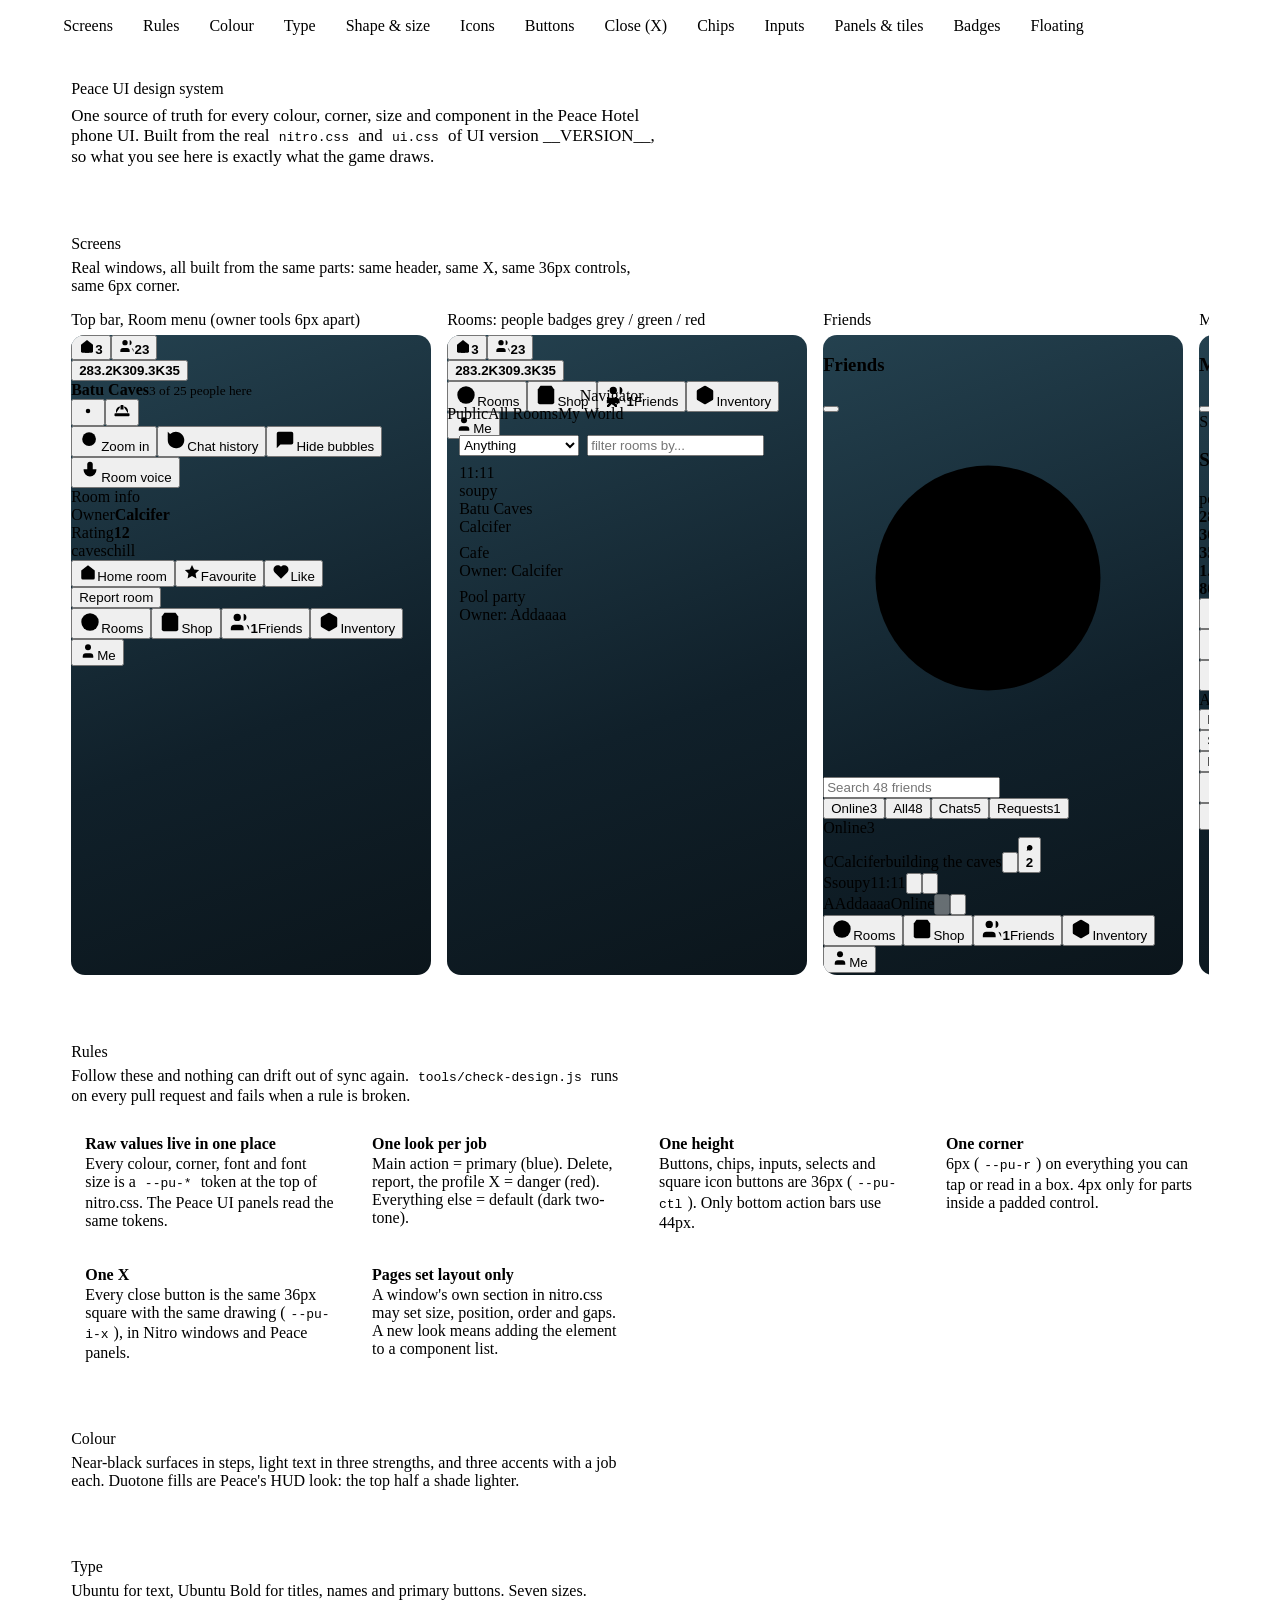
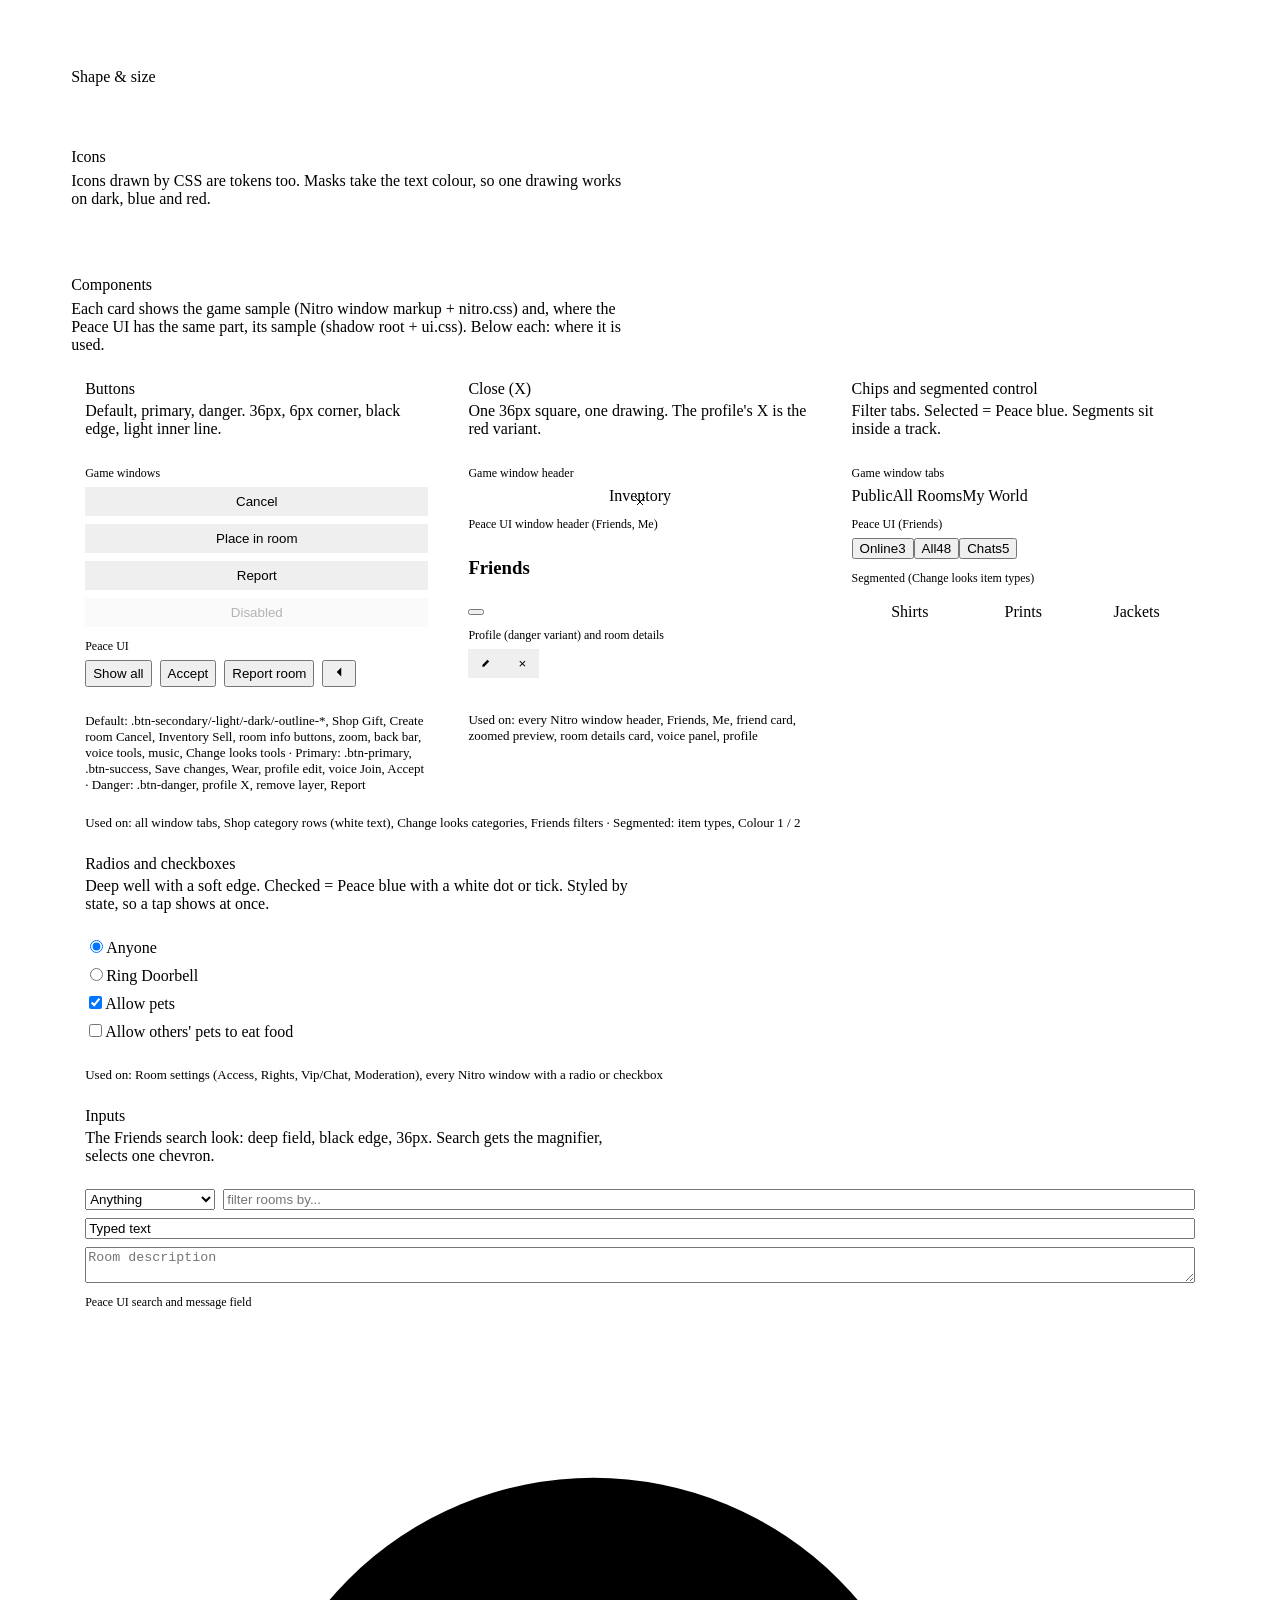
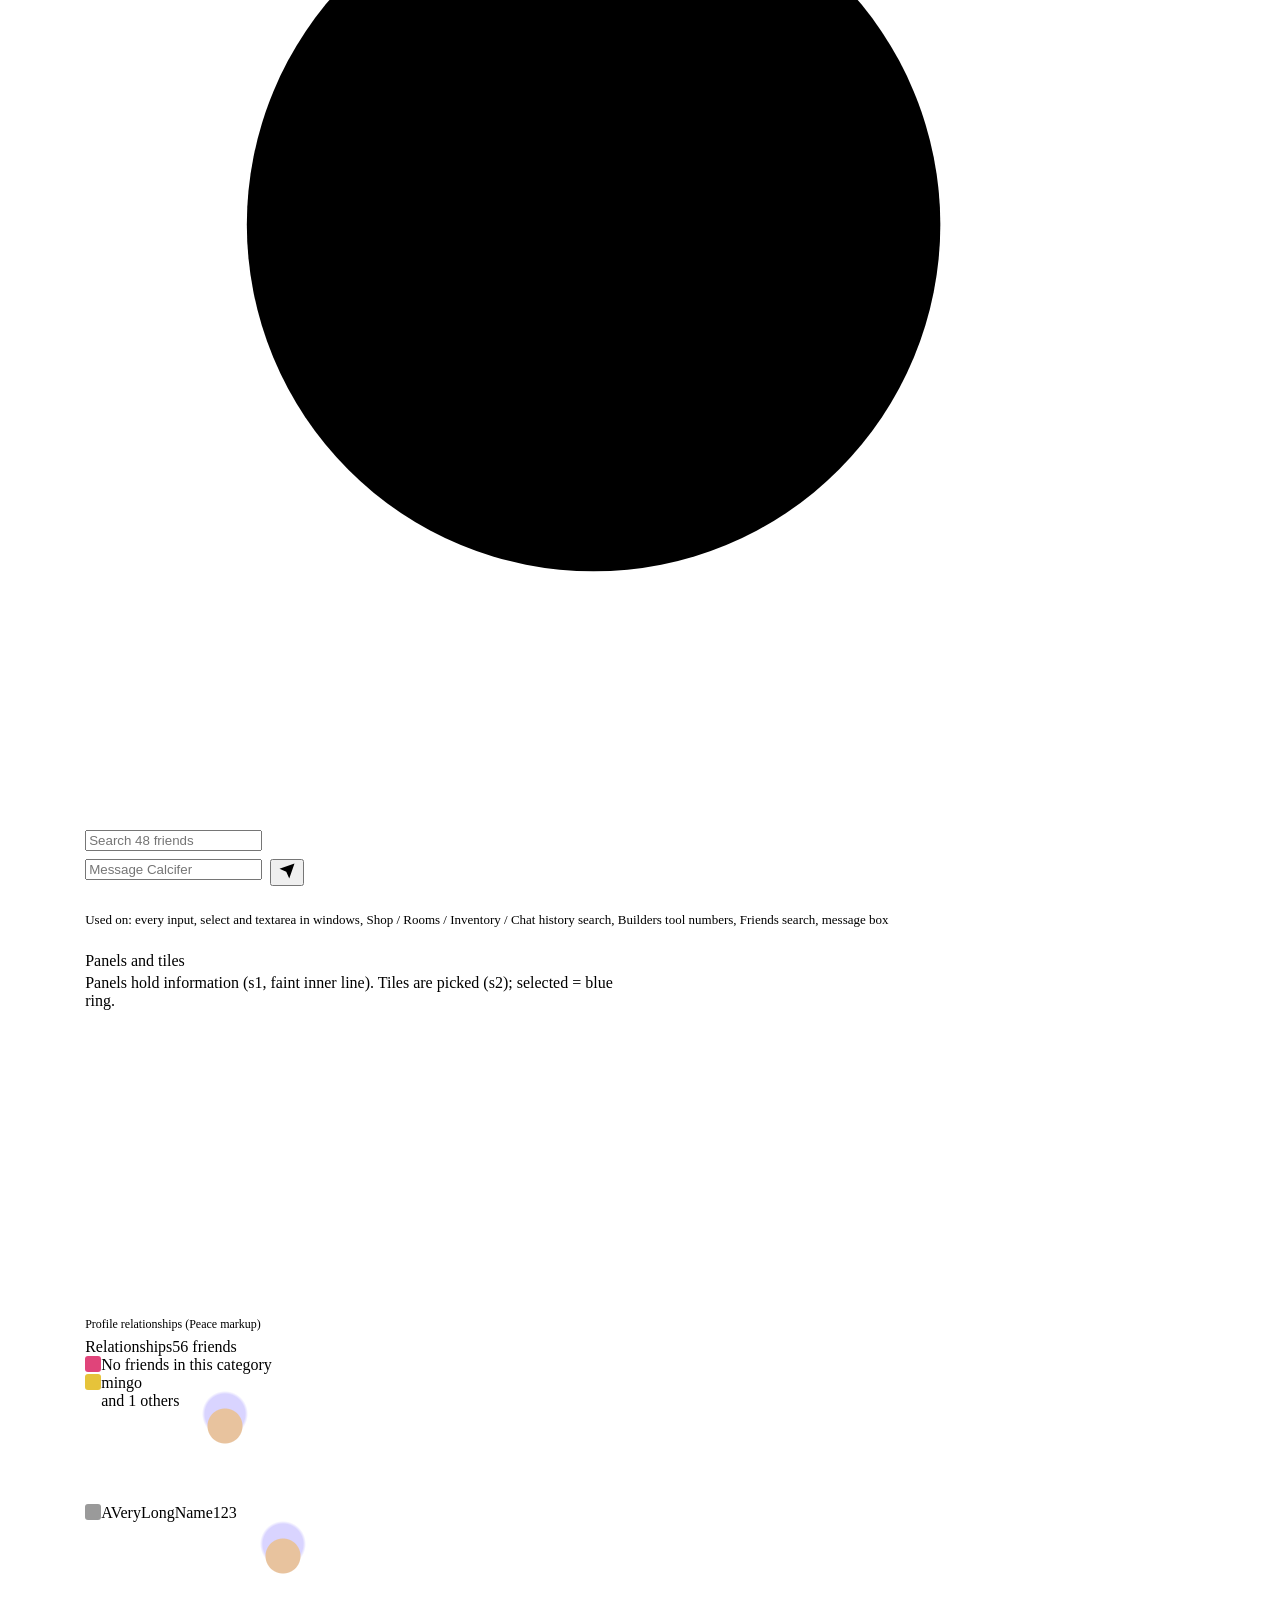
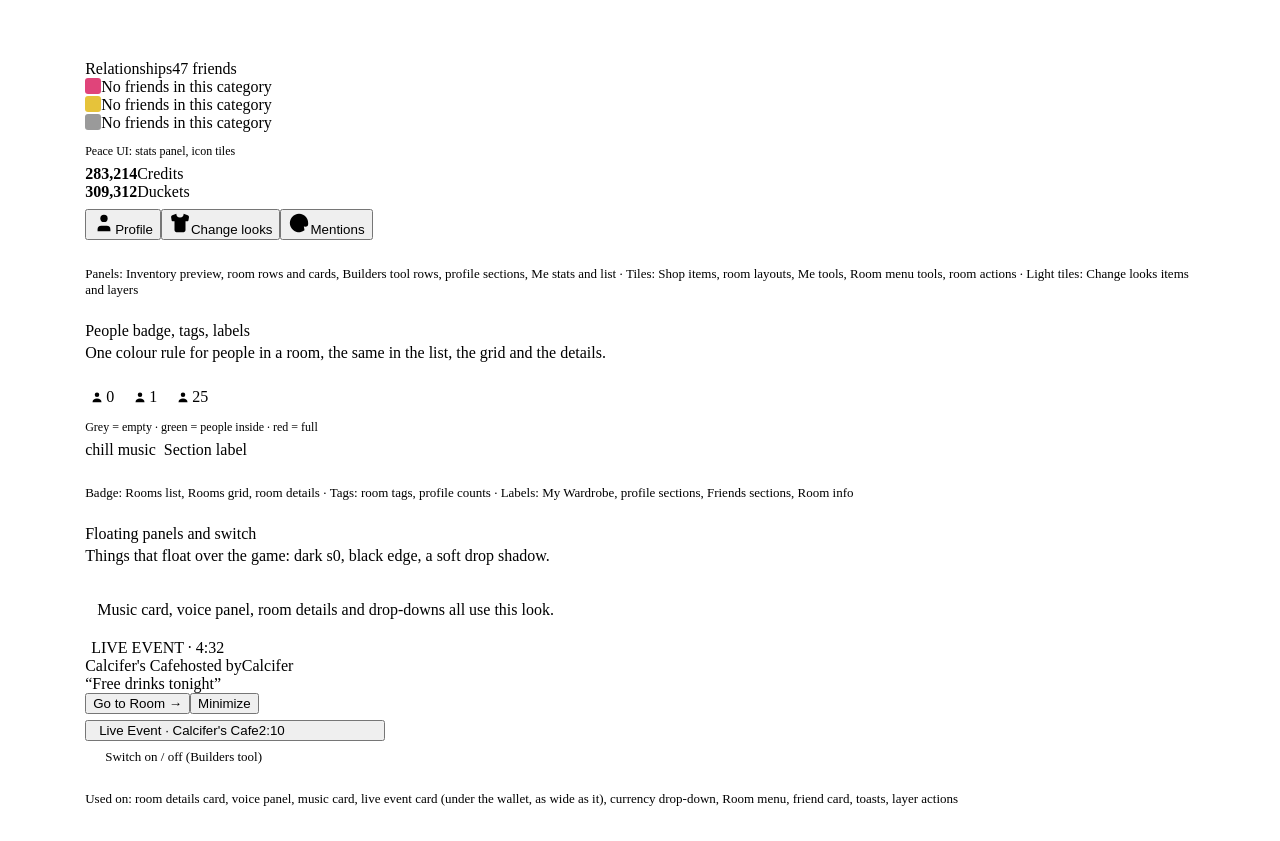
<file: storybook/storybook.src.html>
<!DOCTYPE html>
<html lang="en" class="pu-on pu-dark">
<head>
<meta charset="utf-8">
<meta name="viewport" content="width=device-width, initial-scale=1">
<title>Peace UI design system</title>
<!-- The real game stylesheet (nitro.css): every sample below uses it, so this page can't drift from the game. -->
<style id="nitro">/*NITRO_CSS*/</style>
<style>
/* VOICE: a product team's internal reference, calm and exact.
   IDEA: the spec sheet that ships with a UI kit: tokens first, then each part with where it is used.
   PICTURE: real phone screens built from the shipped CSS, side by side.
   COLOUR and TYPE: the Peace HUD itself (near-black two-tone, Peace blue, Ubuntu).
   LAYOUT: sticky section links, token tables, component cards, a row of phone screens. */
html { scroll-padding-top: 64px; }
body { margin: 0; background: var(--pu-bg) !important; color: var(--pu-ink); font: 400 var(--pu-fs-md)/1.55 var(--pu-font); overflow-x: clip; -webkit-font-smoothing: antialiased; }
* { box-sizing: border-box; min-width: 0; }
.sb-top { position: sticky; top: 0; z-index: 50; display: flex; gap: 6px; padding: 10px max(4vw, 12px); overflow-x: auto; scrollbar-width: none; background: var(--pu-tone-bar); border-bottom: var(--pu-edge); }
.sb-top a { flex: none; height: 32px; padding: 0 12px; display: flex; align-items: center; border-radius: var(--pu-r); background: var(--pu-tone); border: var(--pu-edge); box-shadow: var(--pu-hi); color: var(--pu-ink-2); font: 500 13px/1 var(--pu-font); text-decoration: none; }
.sb-top a:active { background: var(--pu-blue-tone); color: var(--pu-ink-on); }
.sb-band { padding: 28px max(4vw, 12px); max-width: 1240px; margin: 0 auto; }
.sb-band + .sb-band { border-top: 1px solid var(--pu-line); }
h1 { margin: 0 0 8px; font: 700 clamp(28px, 5vw, 40px)/1.08 var(--pu-font-bold); text-wrap: balance; }
h2 { margin: 0 0 6px; font: 700 24px/1.2 var(--pu-font-bold); }
h3.sb { margin: 0 0 4px; font: 700 var(--pu-fs-md)/1.3 var(--pu-font-bold); }
p { margin: 0 0 12px; max-width: 70ch; color: var(--pu-ink-2); }
p b, li b { color: var(--pu-ink); }
code { font: 13px/1.4 ui-monospace, Menlo, Consolas, monospace; color: var(--pu-ink); background: var(--pu-s1); border: 1px solid var(--pu-line-2); border-radius: var(--pu-r-in); padding: 1px 5px; overflow-wrap: anywhere; }
.sb-lead { font-size: 17px; color: var(--pu-ink-2); }
.sb-rules { display: grid; grid-template-columns: repeat(auto-fit, minmax(min(100%, 260px), 1fr)); gap: 10px; margin: 18px 0 0; padding: 0; list-style: none; }
.sb-rules li { padding: 12px 14px; background: var(--pu-s1); border: var(--pu-edge); border-radius: var(--pu-r); box-shadow: var(--pu-hi-soft); color: var(--pu-ink-2); font-size: var(--pu-fs); }
.sb-rules li b { display: block; margin-bottom: 2px; }
/* phone screens */
.sb-phones { display: flex; gap: 16px; overflow-x: auto; padding: 4px 2px 12px; scroll-snap-type: x mandatory; }
.sb-phone { flex: none; width: 360px; max-width: calc(100vw - 32px); scroll-snap-align: start; }
.sb-phone > small { display: block; margin: 0 0 6px; color: var(--pu-ink-3); font-size: var(--pu-fs-sm); }
.sb-screen { position: relative; height: 640px; overflow: hidden; border-radius: 14px; border: 1px solid var(--pu-line-2); background: linear-gradient(160deg, #24414f, #10202a 60%, #0b151b); }
.sb-screen .sb-host { position: absolute; inset: 0; }
.sb-screen > .draggable-window { position: absolute !important; top: 52px !important; bottom: 60px !important; }
.sb-screen > .draggable-window > .nitro-card { height: 100% !important; max-height: none !important; }
/* tokens */
.sb-grid { display: grid; grid-template-columns: repeat(auto-fill, minmax(min(100%, 280px), 1fr)); gap: 8px; margin-top: 14px; }
.sb-tok { display: flex; align-items: center; gap: 10px; padding: 8px; background: var(--pu-s1); border: var(--pu-edge); border-radius: var(--pu-r); box-shadow: var(--pu-hi-soft); }
.sb-sw { flex: none; width: 52px; height: 40px; border-radius: var(--pu-r-in); border: 1px solid var(--pu-line-2); display: grid; place-items: center; overflow: hidden; }
.sb-tok div { min-width: 0; }
.sb-tok code { background: none; border: 0; padding: 0; font-size: 12.5px; }
.sb-tok small { display: block; color: var(--pu-ink-3); font-size: 12px; line-height: 1.3; overflow: hidden; text-overflow: ellipsis; white-space: nowrap; }
.sb-tok i { display: block; color: var(--pu-ink-2); font-style: normal; font-size: 12.5px; line-height: 1.3; }
.sb-group { margin: 22px 0 0; font: 700 var(--pu-fs-xs)/1 var(--pu-font-bold); letter-spacing: .06em; text-transform: uppercase; color: var(--pu-ink-3); }
/* components */
.sb-cards { display: grid; grid-template-columns: repeat(auto-fill, minmax(min(100%, 360px), 1fr)); gap: 12px; margin-top: 14px; }
.sb-card { display: flex; flex-direction: column; background: var(--pu-s0); border: var(--pu-edge); border-radius: var(--pu-r); box-shadow: var(--pu-hi); overflow: hidden; }
.sb-card > header { padding: 12px 14px 8px; }
.sb-card > header p { margin: 0; font-size: var(--pu-fs); }
.sb-demo { position: relative; display: flex; flex-wrap: wrap; align-items: center; gap: 8px; padding: 16px 14px; background: var(--pu-s0); border-top: 1px solid var(--pu-line); border-bottom: 1px solid var(--pu-line); }
.sb-demo.col { flex-direction: column; align-items: stretch; }
.sb-demo .sb-host { display: block; width: 100%; }
.user-profile .flex-grow-1 { flex-grow: 1; } /* Bootstrap utility Peace uses */
.sb-ri { display: block; width: 16px; height: 16px; border-radius: 3px; background: #e0447a; }
.sb-ri[data-k="smile"] { background: #e6c33a; } .sb-ri[data-k="bobba"] { background: #9a9a9a; }
.sb-head { width: 90px; height: 130px; background: radial-gradient(circle at 46px 52px, #e8c39e 0 17px, transparent 18px), radial-gradient(circle at 46px 40px, #d9d4ff 0 20px, transparent 23px); }
/* Samples sit in the page flow, not at window positions */
html.pu-on.pu-dark .sb-card .sb-demo .draggable-window { position: relative !important; inset: auto !important; transform: none !important; width: 100% !important; height: auto !important; max-height: none !important; }
html.pu-on.pu-dark .sb-card .sb-demo .draggable-window > .nitro-card { position: relative !important; inset: auto !important; width: 100% !important; height: auto !important; max-height: none !important; }
html.pu-on.pu-dark .sb-card .sb-demo .draggable-window .content-area { flex-direction: column !important; gap: 8px !important; height: auto !important; overflow: visible !important; }
html.pu-on.pu-dark .sb-card .sb-demo .draggable-window .choose-clothing { display: block !important; height: auto !important; }
.sb-demo > .lbl, .sb-lbl { width: 100%; margin: 4px 0 -2px; font-size: 12px; color: var(--pu-ink-3); }
.sb-use { padding: 10px 14px 12px; font-size: 13px; color: var(--pu-ink-3); }
.sb-use b { color: var(--pu-ink-2); font-weight: 500; }
/* bare Nitro structure the samples need (in the game, Nitro's own CSS does this) */
.draggable-window { position: relative !important; }
.nitro-card { display: flex; flex-direction: column; overflow: hidden; }
.nitro-card-header { position: relative; display: flex; align-items: center; justify-content: center; flex: none; }
.nitro-card-header-close { position: absolute; top: 6px; }
.nitro-card-tabs .nav-tabs { display: flex; margin: 0; padding: 0; list-style: none; }
.nitro-card-tabs .nav-link { display: flex; align-items: center; cursor: pointer; }
.content-area { display: flex; flex-direction: column; gap: 8px; padding: 12px; overflow: hidden; flex: 1 1 auto; }
.btn { display: inline-block; padding: 6px 12px; border: 1px solid transparent; cursor: pointer; }
.badge { display: inline-flex; align-items: center; gap: 3px; padding: 2px 6px; }
.form-control, .form-select { display: block; width: 100%; }
.d-flex { display: flex !important; } .flex-column { flex-direction: column !important; } .gap-2 { gap: 8px !important; } .w-100 { width: 100% !important; }
.navigator-item { display: flex; align-items: center; }
.room-thumbnail { position: relative; display: flex; align-items: flex-end; justify-content: center; overflow: hidden; }
.room-thumbnail .badge.w-100 { position: absolute; left: 0; bottom: 0; justify-content: center; }
.nav-thumbnail { display: flex; flex-direction: column; }
.nav-thumbnail .room-thumbnail .badge { position: absolute; }
.text-truncate { overflow: hidden; text-overflow: ellipsis; white-space: nowrap; }
.navigator-item .flex-column { display: flex; flex-direction: column; min-width: 0; flex: 1; }
.sb-pic { width: 100%; height: 100%; background: linear-gradient(135deg, #3c6e85, #1d3946 55%, #2b2b2b); }
.sb-pic.b { background: linear-gradient(135deg, #8a5a3a, #3b2a20 55%, #2b2b2b); }
.sb-pic.c { background: linear-gradient(135deg, #5b4a8a, #2a2340 55%, #2b2b2b); }
.sb-ico { width: 12px; height: 12px; fill: currentColor; }
.sb-coin { display: inline-block; width: 16px; height: 16px; border-radius: 50%; border: 1px solid var(--pu-edge-c); flex: none; }
.builders-tools .is-ticked, .builders-tools .is-not-ticked { position: relative; display: inline-block; }
</style>
</head>
<body>
<nav class="sb-top" aria-label="Sections">
  <a href="#screens">Screens</a><a href="#rules">Rules</a><a href="#colour">Colour</a><a href="#type">Type</a><a href="#shape">Shape &amp; size</a>
  <a href="#icons">Icons</a><a href="#buttons">Buttons</a><a href="#close">Close (X)</a><a href="#chips">Chips</a><a href="#inputs">Inputs</a>
  <a href="#panels">Panels &amp; tiles</a><a href="#badges">Badges</a><a href="#floating">Floating</a>
</nav>

<section class="sb-band">
  <h1>Peace UI design system</h1>
  <p class="sb-lead">One source of truth for every colour, corner, size and component in the Peace Hotel phone UI. Built from the real <code>nitro.css</code> and <code>ui.css</code> of UI version __VERSION__, so what you see here is exactly what the game draws.</p>
</section>

<section class="sb-band" id="screens">
  <h2>Screens</h2>
  <p>Real windows, all built from the same parts: same header, same X, same 36px controls, same 6px corner.</p>
  <div class="sb-phones">
    <div class="sb-phone"><small>Top bar, Room menu (owner tools 6px apart)</small><div class="sb-screen"><div class="sb-host" data-ui="room"></div></div></div>
    <div class="sb-phone"><small>Rooms: people badges grey / green / red</small><div class="sb-screen" id="scr-rooms"></div></div>
    <div class="sb-phone"><small>Friends</small><div class="sb-screen"><div class="sb-host" data-ui="friends"></div></div></div>
    <div class="sb-phone"><small>Me: Credits and Duckets on one row</small><div class="sb-screen"><div class="sb-host" data-ui="me"></div></div></div>
    <div class="sb-phone"><small>Inventory: Place in room = primary button</small><div class="sb-screen" id="scr-inv"></div></div>
  </div>
</section>

<section class="sb-band" id="rules">
  <h2>Rules</h2>
  <p>Follow these and nothing can drift out of sync again. <code>tools/check-design.js</code> runs on every pull request and fails when a rule is broken.</p>
  <ul class="sb-rules">
    <li><b>Raw values live in one place</b>Every colour, corner, font and font size is a <code>--pu-*</code> token at the top of nitro.css. The Peace UI panels read the same tokens.</li>
    <li><b>One look per job</b>Main action = primary (blue). Delete, report, the profile X = danger (red). Everything else = default (dark two-tone).</li>
    <li><b>One height</b>Buttons, chips, inputs, selects and square icon buttons are 36px (<code>--pu-ctl</code>). Only bottom action bars use 44px.</li>
    <li><b>One corner</b>6px (<code>--pu-r</code>) on everything you can tap or read in a box. 4px only for parts inside a padded control.</li>
    <li><b>One X</b>Every close button is the same 36px square with the same drawing (<code>--pu-i-x</code>), in Nitro windows and Peace panels.</li>
    <li><b>Pages set layout only</b>A window's own section in nitro.css may set size, position, order and gaps. A new look means adding the element to a component list.</li>
  </ul>
</section>

<section class="sb-band" id="colour">
  <h2>Colour</h2>
  <p>Near-black surfaces in steps, light text in three strengths, and three accents with a job each. Duotone fills are Peace's HUD look: the top half a shade lighter.</p>
  <div id="tok-colour"></div>
</section>

<section class="sb-band" id="type">
  <h2>Type</h2>
  <p>Ubuntu for text, Ubuntu Bold for titles, names and primary buttons. Seven sizes.</p>
  <div id="tok-type"></div>
</section>

<section class="sb-band" id="shape">
  <h2>Shape &amp; size</h2>
  <div id="tok-shape"></div>
</section>

<section class="sb-band" id="icons">
  <h2>Icons</h2>
  <p>Icons drawn by CSS are tokens too. Masks take the text colour, so one drawing works on dark, blue and red.</p>
  <div id="tok-icons"></div>
</section>

<section class="sb-band" id="components">
  <div id="buttons"></div>
  <h2>Components</h2>
  <p>Each card shows the game sample (Nitro window markup + nitro.css) and, where the Peace UI has the same part, its sample (shadow root + ui.css). Below each: where it is used.</p>
  <div class="sb-cards">
    <article class="sb-card"><header><h3 class="sb">Buttons</h3><p>Default, primary, danger. 36px, 6px corner, black edge, light inner line.</p></header>
      <div class="sb-demo"><span class="lbl">Game windows</span>
        <div class="draggable-window" style="width:100%"><div class="nitro-card nitro-mentions" style="animation:none;border:0;box-shadow:none;border-radius:0"><div class="content-area" style="flex-direction:row;flex-wrap:wrap;padding:0">
          <button class="btn btn-secondary">Cancel</button><button class="btn btn-primary">Place in room</button><button class="btn btn-danger">Report</button><button class="btn btn-primary" disabled>Disabled</button>
        </div></div></div>
        <span class="lbl">Peace UI</span><div class="sb-host" data-ui="buttons"></div>
      </div>
      <div class="sb-use"><b>Default:</b> .btn-secondary/-light/-dark/-outline-*, Shop Gift, Create room Cancel, Inventory Sell, room info buttons, zoom, back bar, voice tools, music, Change looks tools · <b>Primary:</b> .btn-primary, .btn-success, Save changes, Wear, profile edit, voice Join, Accept · <b>Danger:</b> .btn-danger, profile X, remove layer, Report</div>
    </article>

    <article class="sb-card" id="close"><header><h3 class="sb">Close (X)</h3><p>One 36px square, one drawing. The profile's X is the red variant.</p></header>
      <div class="sb-demo"><span class="lbl">Game window header</span>
        <div class="draggable-window" style="width:100%"><div class="nitro-card nitro-mentions" style="animation:none;border-radius:var(--pu-r)"><div class="nitro-card-header"><span class="nitro-card-header-text">Inventory</span><div class="nitro-card-header-close"><svg viewBox="0 0 10 10" width="10" height="10"><path d="M0 0l10 10M10 0 0 10" stroke="currentColor"/></svg></div></div></div></div>
        <span class="lbl">Peace UI window header (Friends, Me)</span><div class="sb-host" data-ui="whead"></div>
        <span class="lbl">Profile (danger variant) and room details</span>
        <div class="draggable-window"><div class="nitro-card user-profile" style="animation:none;border:0;box-shadow:none;background:none!important"><div class="nitro-card-tabs profile-nav-bar" style="display:flex"><div class="profile-nav-actions d-flex"><button class="profile-nav-edit btn btn-blue"><svg viewBox="0 0 24 24" width="11" height="11" fill="currentColor"><path d="M3 17.25V21h3.75L17.81 9.94l-3.75-3.75z"/></svg></button><button class="profile-nav-close btn btn-danger">×</button></div></div></div></div>
        <div class="popover" style="position:relative"><div class="pu-x"></div></div>
      </div>
      <div class="sb-use"><b>Used on:</b> every Nitro window header, Friends, Me, friend card, zoomed preview, room details card, voice panel, profile</div>
    </article>

    <article class="sb-card" id="chips"><header><h3 class="sb">Chips and segmented control</h3><p>Filter tabs. Selected = Peace blue. Segments sit inside a track.</p></header>
      <div class="sb-demo col"><span class="lbl">Game window tabs</span>
        <div class="draggable-window"><div class="nitro-card nitro-mentions" style="animation:none;border:0;box-shadow:none;border-radius:0"><div class="nitro-card-tabs" style="padding:0!important"><ul class="nav-tabs"><li class="nav-link">Public</li><li class="nav-link active">All Rooms</li><li class="nav-link">My World</li></ul></div></div></div>
        <span class="lbl">Peace UI (Friends)</span><div class="sb-host" data-ui="chips"></div>
        <span class="lbl">Segmented (Change looks item types)</span>
        <div class="draggable-window"><div class="nitro-card nitro-avatar-editor" style="animation:none;display:block!important;background:none!important;border:0!important;box-shadow:none!important"><div class="choose-clothing" style="display:block!important"><div class="d-flex" style="height:40px;padding:3px;gap:3px"><div class="category-item d-flex" style="flex:1;align-items:center;justify-content:center"><div class="selected"></div>Shirts</div><div class="category-item d-flex" style="flex:1;align-items:center;justify-content:center">Prints</div><div class="category-item d-flex" style="flex:1;align-items:center;justify-content:center">Jackets</div></div></div></div></div></div>
      </div>
      <div class="sb-use"><b>Used on:</b> all window tabs, Shop category rows (white text), Change looks categories, Friends filters · <b>Segmented:</b> item types, Colour 1 / 2</div>
    </article>

    <article class="sb-card" id="checks"><header><h3 class="sb">Radios and checkboxes</h3><p>Deep well with a soft edge. Checked = Peace blue with a white dot or tick. Styled by state, so a tap shows at once.</p></header>
      <div class="sb-demo col">
        <div class="draggable-window"><div class="nitro-card nitro-room-settings" style="animation:none;border:0;box-shadow:none;border-radius:0;height:auto!important"><div class="content-area" style="padding:0!important;background:none!important">
          <div class="form-check"><input class="form-check-input" type="radio" name="sb-acc" id="sb-r1" checked><label class="form-check-label" for="sb-r1">Anyone</label></div>
          <div class="form-check"><input class="form-check-input" type="radio" name="sb-acc" id="sb-r2"><label class="form-check-label" for="sb-r2">Ring Doorbell</label></div>
          <div class="form-check"><input class="form-check-input" type="checkbox" id="sb-c1" checked><label class="form-check-label" for="sb-c1">Allow pets</label></div>
          <div class="form-check"><input class="form-check-input" type="checkbox" id="sb-c2"><label class="form-check-label" for="sb-c2">Allow others' pets to eat food</label></div>
        </div></div></div>
      </div>
      <div class="sb-use"><b>Used on:</b> Room settings (Access, Rights, Vip/Chat, Moderation), every Nitro window with a radio or checkbox</div>
    </article>

    <article class="sb-card" id="inputs"><header><h3 class="sb">Inputs</h3><p>The Friends search look: deep field, black edge, 36px. Search gets the magnifier, selects one chevron.</p></header>
      <div class="sb-demo col">
        <div class="draggable-window"><div class="nitro-card nitro-navigator" style="animation:none;border:0;box-shadow:none;border-radius:0;height:auto!important"><div class="content-area" style="padding:0!important">
          <div class="d-flex gap-2"><select class="form-select" style="width:130px;flex:none"><option>Anything</option></select><input class="form-control" placeholder="filter rooms by..."></div>
        </div></div></div>
        <div class="draggable-window"><div class="nitro-card nitro-room-creator" style="animation:none;border:0;box-shadow:none;border-radius:0;height:auto!important"><div class="content-area" style="padding:0!important;background:none!important">
          <input class="form-control" type="text" value="Typed text">
          <textarea class="form-control" rows="2" placeholder="Room description"></textarea>
        </div></div></div>
        <span class="lbl">Peace UI search and message field</span><div class="sb-host" data-ui="inputs"></div>
      </div>
      <div class="sb-use"><b>Used on:</b> every input, select and textarea in windows, Shop / Rooms / Inventory / Chat history search, Builders tool numbers, Friends search, message box</div>
    </article>

    <article class="sb-card" id="panels"><header><h3 class="sb">Panels and tiles</h3><p>Panels hold information (s1, faint inner line). Tiles are picked (s2); selected = blue ring.</p></header>
      <div class="sb-demo col">
        <div class="draggable-window"><div class="nitro-card nitro-catalog" style="animation:none;border:0;box-shadow:none;height:auto!important"><div class="content-area" style="padding:0!important">
          <div style="display:grid;grid-template-columns:repeat(4,1fr);gap:8px">
            <div class="catalog-grid-active" style="aspect-ratio:1"><div class="layout-catalog-grid-item" style="height:100%"></div></div>
            <div class="catalog-grid-active active" style="aspect-ratio:1"><div class="layout-catalog-grid-item" style="height:100%"></div></div>
            <div class="catalog-grid-active" style="aspect-ratio:1"><div class="layout-catalog-grid-item" style="height:100%"></div></div>
            <div class="catalog-grid-active" style="aspect-ratio:1"><div class="layout-catalog-grid-item" style="height:100%"></div></div>
          </div>
        </div></div></div>
        <span class="lbl">Profile relationships (Peace markup)</span>
        <div class="draggable-window"><div class="nitro-card user-profile" style="animation:none;border:0;box-shadow:none;background:none!important"><div class="content-area" style="padding:0!important;background:none!important"><section class="identity-relationships d-flex flex-column"><div class="bento-header d-flex justify-content-between align-items-center"><span class="bento-title">Relationships</span><span class="bento-count">56 friends</span></div><div class="relationships-list d-flex flex-column"><div class="relationship-row heart d-flex align-items-center"><i class="relationship-icon sb-ri" data-k="heart"></i><div class="relationship-body d-flex flex-column flex-grow-1"><div class="relationship-empty small fst-italic">No friends in this category</div></div></div><div class="relationship-row smile d-flex align-items-center"><i class="relationship-icon sb-ri" data-k="smile"></i><div class="relationship-body d-flex flex-column flex-grow-1"><div class="d-flex align-items-center justify-content-between"><div class="d-flex flex-column"><div class="relationship-name small text-decoration-underline">mingo</div><div class="relationship-more small">and 1 others</div></div><div class="relationship-avatar"><div class="avatar-image sb-head"></div></div></div></div></div><div class="relationship-row bobba d-flex align-items-center"><i class="relationship-icon sb-ri" data-k="bobba"></i><div class="relationship-body d-flex flex-column flex-grow-1"><div class="d-flex align-items-center justify-content-between"><div class="d-flex flex-column"><div class="relationship-name small text-decoration-underline">AVeryLongName123</div></div><div class="relationship-avatar"><div class="avatar-image sb-head"></div></div></div></div></div></div></section><div style="height:10px"></div><section class="identity-relationships d-flex flex-column"><div class="bento-header d-flex justify-content-between align-items-center"><span class="bento-title">Relationships</span><span class="bento-count">47 friends</span></div><div class="relationships-list d-flex flex-column"><div class="relationship-row heart d-flex align-items-center"><i class="relationship-icon sb-ri" data-k="heart"></i><div class="relationship-body d-flex flex-column flex-grow-1"><div class="relationship-empty small fst-italic">No friends in this category</div></div></div><div class="relationship-row smile d-flex align-items-center"><i class="relationship-icon sb-ri" data-k="smile"></i><div class="relationship-body d-flex flex-column flex-grow-1"><div class="relationship-empty small fst-italic">No friends in this category</div></div></div><div class="relationship-row bobba d-flex align-items-center"><i class="relationship-icon sb-ri" data-k="bobba"></i><div class="relationship-body d-flex flex-column flex-grow-1"><div class="relationship-empty small fst-italic">No friends in this category</div></div></div></div></section></div></div></div>
        <span class="lbl">Peace UI: stats panel, icon tiles</span><div class="sb-host" data-ui="tiles"></div>
      </div>
      <div class="sb-use"><b>Panels:</b> Inventory preview, room rows and cards, Builders tool rows, profile sections, Me stats and list · <b>Tiles:</b> Shop items, room layouts, Me tools, Room menu tools, room actions · <b>Light tiles:</b> Change looks items and layers</div>
    </article>

    <article class="sb-card" id="badges"><header><h3 class="sb">People badge, tags, labels</h3><p>One colour rule for people in a room, the same in the list, the grid and the details.</p></header>
      <div class="sb-demo">
        <div class="nitro-navigator" style="display:flex;gap:8px"><span class="badge" data-pu-ppl="0"><svg class="sb-ico" viewBox="0 0 16 16"><circle cx="8" cy="5" r="3"/><path d="M2 15c0-3.3 2.7-5 6-5s6 1.7 6 5z"/></svg>0</span><span class="badge" data-pu-ppl="1"><svg class="sb-ico" viewBox="0 0 16 16"><circle cx="8" cy="5" r="3"/><path d="M2 15c0-3.3 2.7-5 6-5s6 1.7 6 5z"/></svg>1</span><span class="badge" data-pu-ppl="full"><svg class="sb-ico" viewBox="0 0 16 16"><circle cx="8" cy="5" r="3"/><path d="M2 15c0-3.3 2.7-5 6-5s6 1.7 6 5z"/></svg>25</span></div>
        <span class="lbl">Grey = empty · green = people inside · red = full</span>
        <div class="nitro-room-info"><span class="text-tag">chill</span> <span class="text-tag">music</span></div>
        <div class="user-profile"><span class="bento-title">Section label</span></div>
      </div>
      <div class="sb-use"><b>Badge:</b> Rooms list, Rooms grid, room details · <b>Tags:</b> room tags, profile counts · <b>Labels:</b> My Wardrobe, profile sections, Friends sections, Room info</div>
    </article>

    <article class="sb-card" id="floating"><header><h3 class="sb">Floating panels and switch</h3><p>Things that float over the game: dark s0, black edge, a soft drop shadow.</p></header>
      <div class="sb-demo col">
        <div class="nitro-phone-corner" style="position:static!important;display:block!important"><div class="phone-corner-card" style="padding:12px;animation:none">Music card, voice panel, room details and drop-downs all use this look.</div></div>
        <div class="nitro-event-alerts-stack" style="position:static!important;display:flex;flex-direction:column;gap:6px;max-width:300px"><div class="nitro-event-alert" style="display:grid;position:relative;overflow:hidden"><div class="nea-avatar-wrap" style="position:relative"></div><div class="nea-body" style="display:flex;flex-direction:column"><div class="nea-kicker" style="display:inline-flex;align-items:center;text-transform:uppercase"><span class="nea-kicker-dot" style="width:6px;height:6px;border-radius:50%"></span>Live Event · 4:32</div><div class="nea-heading" style="display:flex;white-space:nowrap;overflow:hidden"><span class="nea-room" style="overflow:hidden;text-overflow:ellipsis">Calcifer's Cafe</span><span class="nea-by">hosted by</span><span class="nea-sender">Calcifer</span></div><div class="nea-message">“Free drinks tonight”</div></div><div class="nea-actions" style="display:flex"><button class="nea-btn is-primary" style="display:inline-flex;align-items:center;justify-content:center">Go to Room →</button><button class="nea-btn is-ghost" style="display:inline-flex;align-items:center;justify-content:center">Minimize</button></div></div><button class="nitro-event-alert-tab" style="display:inline-flex;align-items:center"><span class="neat-dot" style="width:6px;height:6px;border-radius:50%"></span><span class="neat-label">Live Event · Calcifer's Cafe</span><span class="neat-time">2:10</span></button></div>
        <div class="builders-tools" style="display:flex;gap:10px;align-items:center"><span class="is-ticked"></span><span class="is-not-ticked"></span><span style="color:var(--pu-ink-2);font-size:13px">Switch on / off (Builders tool)</span></div>
      </div>
      <div class="sb-use"><b>Used on:</b> room details card, voice panel, music card, live event card (under the wallet, as wide as it), currency drop-down, Room menu, friend card, toasts, layer actions</div>
    </article>
  </div>
</section>

<template id="t-room">
  <div class="top"><div class="lcol"><button class="pill roomchip"><svg class="i" viewBox="0 0 24 24" style="width:16px;height:16px"><path d="m3 10 9-7 9 7v10a2 2 0 0 1-2 2H5a2 2 0 0 1-2-2Z"/><path d="M9 22V12h6v10"/></svg><span class="ct"><b>3</b></span></button><button class="pill online"><svg class="i" viewBox="0 0 24 24" style="width:16px;height:16px"><path d="M16 21v-2a4 4 0 0 0-4-4H6a4 4 0 0 0-4 4v2"/><circle cx="9" cy="7" r="4"/><path d="M22 21v-2a4 4 0 0 0-3-3.87M16 3.13a4 4 0 0 1 0 7.75"/></svg><span class="ct"><b>23</b></span></button></div>
  <button class="pill money"><span class="cy"><i class="sb-coin" style="background:var(--pu-gold)"></i><b>283.2K</b></span><span class="cy"><i class="sb-coin" style="background:#c08bfa"></i><b>309.3K</b></span><span class="cy"><i class="sb-coin" style="background:#7dd3fc"></i><b>35</b></span></button></div>
  <div class="pop rpop on" style="display:block">
    <div class="rhead"><div class="rht"><b>Batu Caves</b><small>3 of 25 people here</small></div><button class="sqb"><svg class="i" viewBox="0 0 24 24" style="width:18px;height:18px"><circle cx="12" cy="12" r="3"/><path d="M12 2v3M12 19v3M2 12h3M19 12h3M4.9 4.9l2.1 2.1M17 17l2.1 2.1M4.9 19.1 7 17M17 7l2.1-2.1"/></svg></button><button class="sqb"><svg class="i" viewBox="0 0 24 24" style="width:18px;height:18px"><path d="M10 10V5a1 1 0 0 1 1-1h2a1 1 0 0 1 1 1v5"/><path d="M14 6a6 6 0 0 1 6 6v3M4 15v-3a6 6 0 0 1 6-6"/><rect x="2" y="15" width="20" height="4" rx="1"/></svg></button></div>
    <div class="rts"><button class="rt"><svg class="i" viewBox="0 0 24 24" style="width:22px;height:22px"><circle cx="11" cy="11" r="7.5"/><path d="m20.5 20.5-4.2-4.2M11 8v6M8 11h6"/></svg><span>Zoom in</span></button><button class="rt"><svg class="i" viewBox="0 0 24 24" style="width:22px;height:22px"><path d="M3 12a9 9 0 1 0 3-6.7L3 8"/><path d="M3 3v5h5M12 7v5l3 2"/></svg><span>Chat history</span></button><button class="rt"><svg class="i" viewBox="0 0 24 24" style="width:22px;height:22px"><path d="M21 15a2 2 0 0 1-2 2H7l-4 4V5a2 2 0 0 1 2-2h14a2 2 0 0 1 2 2Z"/></svg><span>Hide bubbles</span></button><button class="rt on"><svg class="i" viewBox="0 0 24 24" style="width:22px;height:22px"><rect x="9" y="2" width="6" height="12" rx="3"/><path d="M19 10v1a7 7 0 0 1-14 0v-1M12 18v4"/></svg><span>Room voice</span></button></div>
    <div class="rinfo"><div class="rlbl">Room info</div><div class="rkv"><span>Owner</span><b>Calcifer</b></div><div class="rkv"><span>Rating</span><b>12</b></div><div class="rtags"><span>caves</span><span>chill</span></div>
      <div class="racts"><button class="ra"><svg class="i" viewBox="0 0 24 24" style="width:18px;height:18px"><path d="m3 10 9-7 9 7v10a2 2 0 0 1-2 2H5a2 2 0 0 1-2-2Z"/></svg><span>Home room</span></button><button class="ra on"><svg class="i" viewBox="0 0 24 24" style="width:18px;height:18px"><path d="m12 2.5 2.9 6 6.6.9-4.8 4.6 1.2 6.5L12 17.4l-5.9 3.1 1.2-6.5L2.5 9.4l6.6-.9Z"/></svg><span>Favourite</span></button><button class="ra"><svg class="i" viewBox="0 0 24 24" style="width:18px;height:18px"><path d="M19 14c1.5-1.5 3-3.2 3-5.5A5.5 5.5 0 0 0 16.5 3c-1.8 0-3 .5-4.5 2-1.5-1.5-2.7-2-4.5-2A5.5 5.5 0 0 0 2 8.5c0 2.3 1.5 4 3 5.5l7 7Z"/></svg><span>Like</span></button></div>
      <button class="btn dng">Report room</button></div>
  </div>
  <nav class="tabs" data-tabs="rooms"></nav>
</template>

<template id="t-friends">
  <div class="sheet open" style="top:52px"><div class="shc">
    <div class="whead"><h3>Friends</h3><button class="sqb"><i class="gx"></i></button></div>
    <label class="search"><svg class="i" viewBox="0 0 24 24"><circle cx="11" cy="11" r="7.5"/><path d="m20.5 20.5-4.2-4.2"/></svg><input placeholder="Search 48 friends"></label>
    <div class="chips"><button class="chip on">Online<span class="n">3</span></button><button class="chip">All<span class="n">48</span></button><button class="chip">Chats<span class="n">5</span><i class="rd"></i></button><button class="chip">Requests<span class="n">1</span><i class="rd"></i></button></div>
    <div class="sbody"><div class="sec"><span>Online</span><span>3</span></div>
      <div class="row unread"><span class="avw"><span class="av ini" style="--h:200">C</span><i class="st"></i></span><span class="who"><span class="nm"><span>Calcifer</span></span><span class="mt">building the caves</span></span><span class="acts"><button class="act"><svg class="i" viewBox="0 0 24 24"><path d="M15 3h4a2 2 0 0 1 2 2v14a2 2 0 0 1-2 2h-4"/><path d="m10 17 5-5-5-5M15 12H3"/></svg></button><button class="act"><svg class="i" viewBox="0 0 24 24"><path d="M7.9 20A9 9 0 1 0 4 16.1L2 22Z"/></svg><b class="badge">2</b></button></span></div>
      <div class="row"><span class="avw"><span class="av ini" style="--h:30">S</span><i class="st"></i></span><span class="who"><span class="nm"><span>soupy</span></span><span class="mt">11:11</span></span><span class="acts"><button class="act"><svg class="i" viewBox="0 0 24 24"><path d="M15 3h4a2 2 0 0 1 2 2v14a2 2 0 0 1-2 2h-4"/><path d="m10 17 5-5-5-5M15 12H3"/></svg></button><button class="act"><svg class="i" viewBox="0 0 24 24"><path d="M7.9 20A9 9 0 1 0 4 16.1L2 22Z"/></svg></button></span></div>
      <div class="row"><span class="avw"><span class="av ini" style="--h:300">A</span><i class="st"></i></span><span class="who"><span class="nm"><span>Addaaaa</span></span><span class="mt">Online</span></span><span class="acts"><button class="act" disabled><svg class="i" viewBox="0 0 24 24"><path d="M15 3h4a2 2 0 0 1 2 2v14a2 2 0 0 1-2 2h-4"/><path d="m10 17 5-5-5-5M15 12H3"/></svg></button><button class="act"><svg class="i" viewBox="0 0 24 24"><path d="M7.9 20A9 9 0 1 0 4 16.1L2 22Z"/></svg></button></span></div>
    </div></div></div>
  <nav class="tabs" data-tabs="friends"></nav>
</template>

<template id="t-me">
  <div class="sheet open"><div class="shc">
    <div class="whead"><h3>Me</h3><button class="sqb"><i class="gx"></i></button></div>
    <div class="sbody"><div class="mehero"><span class="av xl ini" style="--h:210">S</span><div class="tt"><h3>SKIBIDI</h3><div class="sub">peace and love</div></div></div>
      <div class="stats"><div class="stat w3"><b><i class="sb-coin" style="background:var(--pu-gold)"></i>283,214</b><span>Credits</span></div><div class="stat w3"><b><i class="sb-coin" style="background:#c08bfa"></i>309,312</b><span>Duckets</span></div><div class="stat"><b><i class="sb-coin" style="background:#7dd3fc"></i>35</b><span>Diamonds</span></div><div class="stat"><b><i class="sb-coin" style="background:#f472b6"></i>1.2K</b><span>Event points</span></div><div class="stat"><b><i class="sb-coin" style="background:var(--pu-green)"></i>80</b><span>Peace coins</span></div></div>
      <div class="tools" id="me-tools"></div>
      <div class="sec"><span>App</span></div><div class="list mx"><button class="li"><span class="lt">Reload game<small>Fixes a stuck or frozen game</small></span></button><button class="li"><span class="lt">Saved chat log<small>Read room chat after a disconnect</small></span></button><button class="li danger"><span class="lt">Back to website<small>Leaves the game</small></span></button></div>
    </div></div></div>
  <nav class="tabs" data-tabs="me"></nav>
</template>

<template id="t-buttons"><div style="display:flex;flex-wrap:wrap;gap:8px"><button class="btn">Show all</button><button class="btn pri">Accept</button><button class="btn dng">Report room</button><button class="sqb"><svg class="i" viewBox="0 0 24 24" style="width:18px;height:18px"><path d="m15 18-6-6 6-6"/></svg></button></div></template>
<template id="t-whead"><div class="whead"><h3>Friends</h3><button class="sqb"><i class="gx"></i></button></div></template>
<template id="t-chips"><div class="chips" style="padding:0"><button class="chip on">Online<span class="n">3</span></button><button class="chip">All<span class="n">48</span></button><button class="chip">Chats<span class="n">5</span></button></div></template>
<template id="t-inputs"><div style="display:flex;flex-direction:column;gap:8px"><label class="search" style="margin:0"><svg class="i" viewBox="0 0 24 24"><circle cx="11" cy="11" r="7.5"/><path d="m20.5 20.5-4.2-4.2"/></svg><input placeholder="Search 48 friends"></label><div style="display:flex;gap:8px"><label class="field"><input placeholder="Message Calcifer"></label><button class="send on"><svg class="i" viewBox="0 0 24 24" style="width:18px;height:18px"><path d="m22 2-7 20-4-9-9-4Z"/><path d="M22 2 11 13"/></svg></button></div></div></template>
<template id="t-tiles"><div class="stats" style="padding:0"><div class="stat w3"><b><i class="sb-coin" style="background:var(--pu-gold)"></i>283,214</b><span>Credits</span></div><div class="stat w3"><b><i class="sb-coin" style="background:#c08bfa"></i>309,312</b><span>Duckets</span></div></div><div class="tools" style="padding:8px 0 0;grid-template-columns:repeat(3,1fr)" id="tl-tools"></div></template>

<script>
{
  const UI_CSS = "__UI_CSS__";
  const TOKENS = "__TOKENS__";
  const esc = (s) => String(s).replace(/[&<>"']/g, (c) => ({ '&': '&amp;', '<': '&lt;', '>': '&gt;', '"': '&quot;', "'": '&#39;' }[c]));
  // Shadow root samples: the real ui.css, with the host made static so it sits in the page.
  const HOST_FIX = ':host{position:absolute!important;inset:0!important;z-index:auto!important;pointer-events:auto!important;display:block}';
  const HOST_INLINE = ':host{position:relative!important;inset:auto!important;z-index:auto!important;pointer-events:auto!important;display:block}';
  const ic = (p, z) => '<svg class="i" viewBox="0 0 24 24" style="width:' + z + 'px;height:' + z + 'px">' + p + '</svg>';
  const P = {
    compass: '<circle cx="12" cy="12" r="9.5"/><path d="m16.2 7.8-2.1 6.3-6.3 2.1 2.1-6.3Z"/>', bag: '<path d="M6 2 3 6v14a2 2 0 0 0 2 2h14a2 2 0 0 0 2-2V6l-3-4Z"/><path d="M3 6h18M16 10a4 4 0 0 1-8 0"/>',
    users: '<path d="M16 21v-2a4 4 0 0 0-4-4H6a4 4 0 0 0-4 4v2"/><circle cx="9" cy="7" r="4"/><path d="M22 21v-2a4 4 0 0 0-3-3.87M16 3.13a4 4 0 0 1 0 7.75"/>',
    box: '<path d="M21 8a2 2 0 0 0-1-1.73l-7-4a2 2 0 0 0-2 0l-7 4A2 2 0 0 0 3 8v8a2 2 0 0 0 1 1.73l7 4a2 2 0 0 0 2 0l7-4A2 2 0 0 0 21 16Z"/><path d="m3.3 7 8.7 5 8.7-5M12 22V12"/>',
    user: '<path d="M19 21v-2a4 4 0 0 0-4-4H9a4 4 0 0 0-4 4v2"/><circle cx="12" cy="7" r="4"/>', shirt: '<path d="M20.4 3.5 16 2a4 4 0 0 1-8 0L3.6 3.5a2 2 0 0 0-1.3 2.2l.6 3.5a1 1 0 0 0 1 .8H6v10a2 2 0 0 0 2 2h8a2 2 0 0 0 2-2V10h2.2a1 1 0 0 0 1-.8l.6-3.5a2 2 0 0 0-1.4-2.2Z"/>',
    at: '<circle cx="12" cy="12" r="4"/><path d="M16 8v5a3 3 0 0 0 6 0v-1a10 10 0 1 0-4 8"/>', phone: '<rect x="5" y="2" width="14" height="20" rx="2.5"/><path d="M11 18h2"/>',
    trophy: '<path d="M6 9H4.5a2.5 2.5 0 0 1 0-5H6M18 9h1.5a2.5 2.5 0 0 0 0-5H18M4 22h16"/><path d="M18 2H6v7a6 6 0 0 0 12 0Z"/>', camera: '<path d="M14.5 4h-5L7 7H4a2 2 0 0 0-2 2v9a2 2 0 0 0 2 2h16a2 2 0 0 0 2-2V9a2 2 0 0 0-2-2h-3Z"/><circle cx="12" cy="13" r="3"/>',
    gem: '<path d="M6 3h12l4 6-10 12L2 9Z"/><path d="M2 9h20"/>', star: '<path d="m12 2.5 2.9 6 6.6.9-4.8 4.6 1.2 6.5L12 17.4l-5.9 3.1 1.2-6.5L2.5 9.4l6.6-.9Z"/>'
  };
  const tabs = (on) => [['rooms', 'compass', 'Rooms'], ['shop', 'bag', 'Shop'], ['friends', 'users', 'Friends'], ['inventory', 'box', 'Inventory'], ['me', 'user', 'Me']]
    .map((t) => '<button class="tab' + (t[0] === on ? ' on' : '') + '"><span class="ico">' + (t[0] === 'me' ? '<span class="mehead">' + ic(P.user, 18) + '</span>' : ic(P[t[1]], 22)) + (t[0] === 'friends' ? '<b class="badge">1</b>' : '') + '</span><span>' + t[2] + '</span></button>').join('');
  const tools = (list) => list.map((t) => '<button class="tool">' + ic(P[t[1]], 22) + '<span>' + t[0] + '</span></button>').join('');
  document.querySelectorAll('.sb-host[data-ui]').forEach((h) => {
    const t = document.getElementById('t-' + h.dataset.ui), inScreen = !!h.closest('.sb-screen');
    const r = h.attachShadow({ mode: 'open' });
    r.innerHTML = '<style>' + UI_CSS + (inScreen ? HOST_FIX : HOST_INLINE) + '</style>' + t.innerHTML;
    r.querySelectorAll('[data-tabs]').forEach((n) => { n.innerHTML = tabs(n.dataset.tabs); });
    const mt = r.getElementById('me-tools'); if (mt) mt.innerHTML = tools([['Profile', 'user'], ['Change looks', 'shirt'], ['Mentions', 'at'], ['Phone', 'phone'], ['Achievements', 'trophy'], ['Camera', 'camera'], ['Rare values', 'gem'], ['Prestige', 'star']]);
    const tl = r.getElementById('tl-tools'); if (tl) tl.innerHTML = tools([['Profile', 'user'], ['Change looks', 'shirt'], ['Mentions', 'at']]);
    if (!inScreen) { r.host.style.height = 'auto'; }
  });
  // Nitro screens: the game's own window markup, styled only by nitro.css
  const person = '<svg class="sb-ico" viewBox="0 0 16 16"><circle cx="8" cy="5" r="3"/><path d="M2 15c0-3.3 2.7-5 6-5s6 1.7 6 5z"/></svg>';
  const header = (t) => '<div class="nitro-card-header"><span class="nitro-card-header-text">' + t + '</span><div class="nitro-card-header-close"><svg viewBox="0 0 10 10" width="10" height="10"><path d="M0 0l10 10M10 0 0 10" stroke="currentColor" stroke-width="2.5"/></svg></div></div>';
  const row = (name, owner, n, ppl, pic) => '<div class="navigator-item"><div class="room-thumbnail"><div class="sb-pic ' + pic + '"></div><div class="badge w-100" data-pu-ppl="' + ppl + '">' + person + n + '</div></div><div class="flex-column"><div class="titleromddas text-truncate">' + name + '</div><div class="pu-owner pu-lo"><span>Owner:</span> ' + owner + '</div></div></div>';
  const card = (name, owner, n, ppl, pic) => '<div class="nav-thumbnail"><div class="room-thumbnail"><div class="sb-pic ' + pic + '" style="position:absolute;inset:0"></div><div class="badge" data-pu-ppl="' + ppl + '">' + person + n + '</div></div><div class="d-flex w-100"><div class="text-truncate">' + name + '</div></div><div class="pu-owner">' + owner + '</div></div>';
  document.getElementById('scr-rooms').innerHTML = '<div class="sb-host" data-ui="none"></div><div class="draggable-window"><div class="nitro-card nitro-navigator">' + header('Navigator') +
    '<div class="nitro-card-tabs"><ul class="nav-tabs"><li class="nav-link">Public</li><li class="nav-link active">All Rooms</li><li class="nav-link">My World</li></ul></div>' +
    '<div class="content-area"><div class="d-flex gap-2"><select class="form-select" style="width:120px;flex:none"><option>Anything</option></select><input class="form-control" placeholder="filter rooms by..."></div>' +
    '<div class="containernew-kvjd"><div class="grid" style="display:grid">' + card('11:11', 'soupy', 1, '1', '') + card('Batu Caves', 'Calcifer', 1, '1', 'b') + '</div></div>' +
    '<div class="d-flex flex-column gap-2">' + row('Cafe', 'Calcifer', 0, '0', 'c') + row('Pool party', 'Addaaaa', 25, 'full', 'b') + '</div></div></div></div>';
  document.getElementById('scr-inv').innerHTML = '<div class="draggable-window"><div class="nitro-card nitro-inventory">' + header('Inventory') +
    '<div class="nitro-card-tabs"><ul class="nav-tabs"><li class="nav-link active">Furni</li><li class="nav-link">Pets</li><li class="nav-link">Badges</li><li class="nav-link">Bots</li></ul></div>' +
    '<div class="content-area"><div class="d-flex gap-2"><input class="form-control" placeholder="Search"><button class="btn btn-danger"><svg viewBox="0 0 24 24" width="16" height="16" fill="none" stroke="currentColor" stroke-width="2"><path d="M3 6h18M8 6V4h8v2M6 6l1 14h10l1-14"/></svg></button></div>' +
    '<div class="grid"><div class="g-col-5 d-flex"><div><div class="sb-pic"></div></div><div class="d-flex flex-column gap-2"><div class="font-bold">Throne</div><button class="btn btn-success">Place in room</button><button class="btn btn-primary">Sell</button></div></div></div></div></div></div>';
  // add the Peace UI top bar and tab bar to the Nitro screens
  document.querySelectorAll('#scr-rooms, #scr-inv').forEach((s) => {
    const h = document.createElement('div'); h.className = 'sb-host'; s.prepend(h);
    const r = h.attachShadow({ mode: 'open' }), on = s.id === 'scr-rooms' ? 'rooms' : 'inventory';
    r.innerHTML = '<style>' + UI_CSS + HOST_FIX + '</style>' + document.getElementById('t-room').innerHTML.replace(/<div class="pop rpop[\s\S]*?<\/div>\s*<\/div>\s*<\/div>\s*<nav/, '<nav');
    r.querySelectorAll('[data-tabs]').forEach((n) => { n.innerHTML = tabs(on); });
    r.querySelectorAll('.pop').forEach((n) => n.remove());
  });
  document.querySelectorAll('.sb-host[data-ui="none"]').forEach((n) => n.remove());

  // Tokens
  const groups = {};
  TOKENS.forEach((t) => { (groups[t[0]] = groups[t[0]] || []).push(t); });
  const sw = (name, value) => {
    if (/^--pu-(i|bg)-/.test(name)) return '<span class="sb-sw" style="background:var(--pu-s2)"><span style="width:22px;height:22px;display:block;' + (name.indexOf('--pu-i-') === 0 ? 'background:var(--pu-ink);-webkit-mask:var(' + name + ') center/contain no-repeat;mask:var(' + name + ') center/contain no-repeat' : 'background:var(' + name + ') center/contain no-repeat') + '"></span></span>';
    if (/^--pu-font/.test(name)) return '<span class="sb-sw" style="background:var(--pu-s2);font:700 18px var(' + name + ')">Aa</span>';
    if (/^--pu-fs/.test(name)) return '<span class="sb-sw" style="background:var(--pu-s2);font-size:var(' + name + ')">Aa</span>';
    if (/^--pu-r(-|$)/.test(name)) return '<span class="sb-sw" style="background:none;border:0"><span style="width:36px;height:36px;display:block;background:var(--pu-tone);border:var(--pu-edge);box-shadow:var(--pu-hi);border-radius:var(' + name + ')"></span></span>';
    if (/^--pu-(ctl|head|tile|ic|gap|pad|top|tabs|bottom)/.test(name)) return '<span class="sb-sw" style="background:none;border:0;place-items:end center"><span style="width:14px;height:min(40px,var(' + name + '));display:block;background:var(--pu-blue-tone);border-radius:2px"></span></span>';
    if (/inset|0 \d|px rgba/.test(value) && !/gradient/.test(value)) return '<span class="sb-sw" style="background:var(--pu-s1);box-shadow:var(' + name + ')"></span>';
    if (/^--pu-edge$/.test(name)) return '<span class="sb-sw" style="background:var(--pu-s2);border:var(--pu-edge)"></span>';
    if (/^--pu-(ease)/.test(name)) return '<span class="sb-sw" style="background:var(--pu-s2);font-size:12px;color:var(--pu-ink-3)">ease</span>';
    return '<span class="sb-sw" style="background:var(' + name + ')"></span>';
  };
  const tile = (t) => '<div class="sb-tok">' + sw(t[1], t[2]) + '<div><code>' + esc(t[1]) + '</code>' + (t[3] ? '<i>' + esc(t[3]) + '</i>' : '') + '<small>' + esc(t[2].length > 60 ? t[2].slice(0, 58) + '…' : t[2]) + '</small></div></div>';
  const put = (id, names) => { document.getElementById(id).innerHTML = names.filter((g) => groups[g]).map((g) => '<div class="sb-group">' + esc(g) + '</div><div class="sb-grid">' + groups[g].map(tile).join('') + '</div>').join(''); };
  const known = ['Type', 'Shape and size', 'Icons'];
  put('tok-colour', Object.keys(groups).filter((g) => known.indexOf(g) < 0 && g !== 'Depth'));
  put('tok-type', ['Type']);
  put('tok-shape', ['Shape and size', 'Depth']);
  put('tok-icons', ['Icons']);
}
</script>
</body>
</html>
</file>
